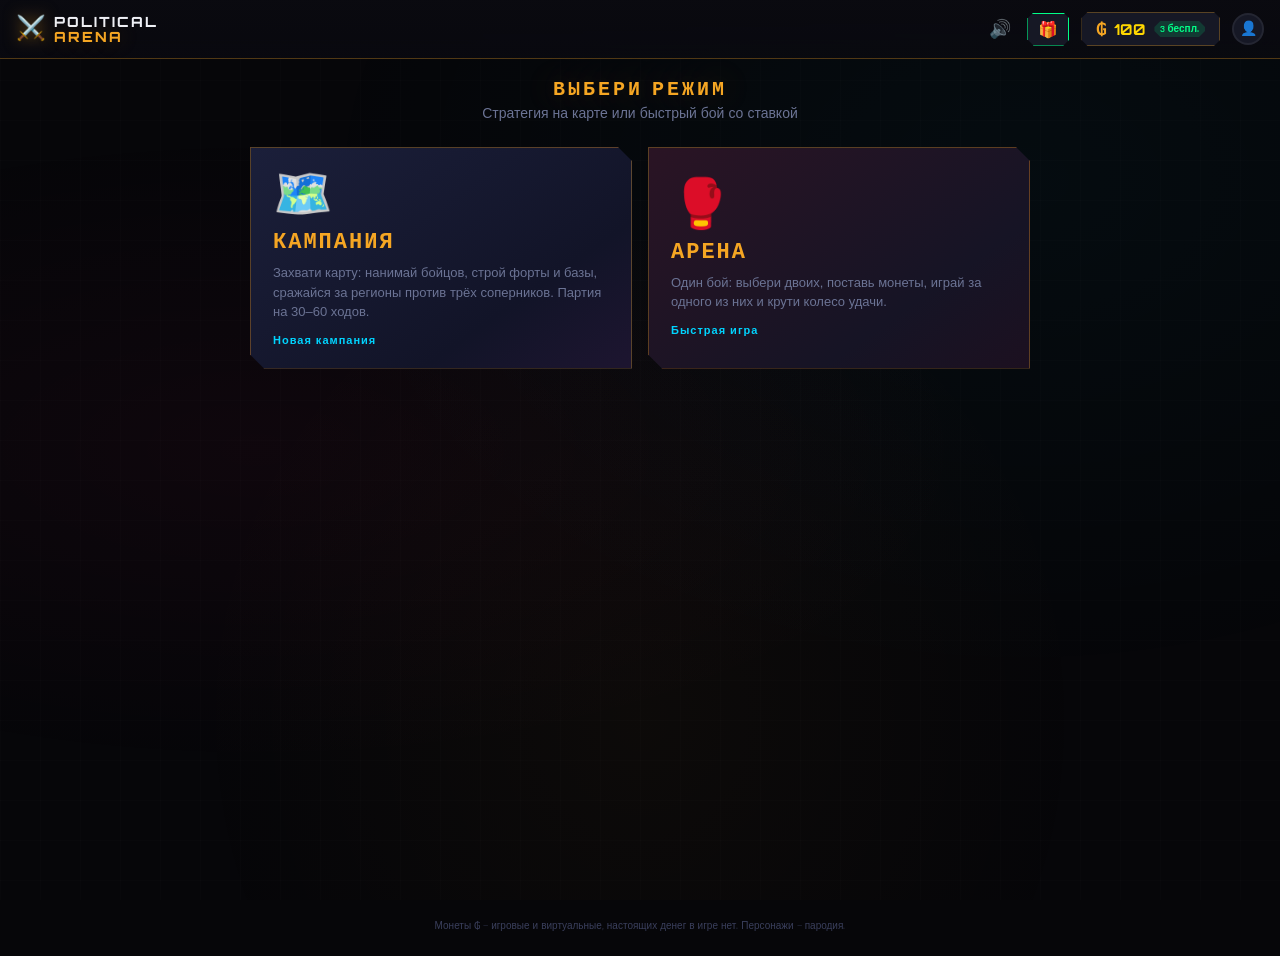
<file: static/arena/index.html>
<!DOCTYPE html>
<html lang="ru">
<head>
<meta charset="UTF-8">
<meta name="viewport" content="width=device-width, initial-scale=1.0, maximum-scale=1.0, user-scalable=no">
<title>POLITICAL ARENA</title>
<link rel="preconnect" href="https://fonts.googleapis.com">
<link rel="stylesheet" href="https://fonts.googleapis.com/css2?family=Orbitron:wght@400;600;700;900&family=Rajdhani:wght@400;500;600;700&display=swap">
<link rel="stylesheet" href="style.css">
<link rel="stylesheet" href="campaign.css">
<link rel="icon" href="data:image/svg+xml,<svg xmlns=%22http://www.w3.org/2000/svg%22 viewBox=%220 0 100 100%22><text y=%22.9em%22 font-size=%2290%22>&#x2694;</text></svg>">
</head>
<body>

<header class="header">
  <div class="header-left">
    <span class="logo">&#x2694;&#xFE0F;</span>
    <h1>POLITICAL<br><span class="accent">ARENA</span></h1>
  </div>
  <div class="header-right">
    <button class="header-btn" id="btnMenu" title="Меню">&#x2630;</button>
    <button class="sound-toggle" id="soundToggle" title="Звук">&#x1F50A;</button>
    <button class="header-btn" id="btnDaily" title="Ежедневный бонус">&#x1F381;</button>
    <div class="wallet" id="wallet">
      <span class="wallet-icon">&#x20B2;</span>
      <span id="balance">100</span>
      <span class="free-badge" id="freeBadge">3 беспл.</span>
    </div>
    <span class="streak-badge" id="streakBadge" style="display:none;">&#x1F525; <span id="streakCount">0</span></span>
    <div id="userArea">
      <div class="user-avatar-placeholder" id="btnProfile" title="Профиль">&#x1F464;</div>
    </div>
  </div>
</header>

<section class="screen active" id="screenMenu">
  <div class="section-title">
    <h2>ВЫБЕРИ РЕЖИМ</h2>
    <p class="subtitle">Стратегия на карте или быстрый бой со ставкой</p>
  </div>
  <div class="menu-cards">
    <button class="menu-card camp" id="menuCamp">
      <div class="menu-ico">&#x1F5FA;&#xFE0F;</div>
      <div class="menu-title">КАМПАНИЯ</div>
      <div class="menu-desc">Захвати карту: нанимай бойцов, строй форты и базы, сражайся за регионы против трёх соперников. Партия на 30–60 ходов.</div>
      <div class="menu-sub" id="menuCampSub">Новая кампания</div>
    </button>
    <button class="menu-card arena" id="menuArena">
      <div class="menu-ico">&#x1F94A;</div>
      <div class="menu-title">АРЕНА</div>
      <div class="menu-desc">Один бой: выбери двоих, поставь монеты, играй за одного из них и крути колесо удачи.</div>
      <div class="menu-sub">Быстрая игра</div>
    </button>
  </div>
</section>

<section class="screen" id="screenCampStart">
  <div class="section-title">
    <h2>КАМПАНИЯ</h2>
    <p class="subtitle">Выбери командира и сложность</p>
  </div>
  <div class="camp-continue" id="campContinue" style="display:none;"></div>
  <div class="howto">
    <div class="howto-item"><b>&#x1F3AF; Цель</b><span>Удерживай 15 регионов из 30 или захвати столицы всех трёх соперников.</span></div>
    <div class="howto-item"><b>&#x2694;&#xFE0F; Бои</b><span>Свои бои ведёшь сам (5 раундов), бои соперников идут автоматически.</span></div>
    <div class="howto-item"><b>&#x1F465; Армия</b><span>Командир один, но можно нанимать бойцов, тренировать их и ставить в регионы.</span></div>
    <div class="howto-item"><b>&#x1F3F0; Земля</b><span>Форты, рынки и базы. Падёт твоя столица &mdash; игра проиграна.</span></div>
  </div>
  <div class="diff-block">
    <div class="type-chips" id="diffRow"></div>
    <p class="diff-note" id="diffNote"></p>
  </div>
  <div class="fighter-filters">
    <input type="search" id="campSearch" class="fighter-search" placeholder="Поиск командира…" autocomplete="off">
  </div>
  <div class="fighters-grid" id="campGrid"></div>
  <div class="camp-start-bar">
    <button class="btn-secondary" id="btnCampBack">&larr; МЕНЮ</button>
    <div class="camp-picked" id="campPicked"><span>Выбери командира из списка</span></div>
    <button class="btn-primary" id="btnCampBegin" disabled>НАЧАТЬ &#x2192;</button>
  </div>
</section>

<section class="screen" id="screenMap">
 <div class="camp-layout">
  <div class="camp-left">
  <div class="camp-hud" id="campHud">
    <div class="hud-stat"><span>ХОД</span><b id="hudTurn">1/60</b></div>
    <div class="hud-stat"><span>КАЗНА</span><b id="hudGold">100₲</b><small id="hudNet" class="pos"></small></div>
    <div class="hud-stat"><span>РЕГИОНЫ</span><b id="hudRegions">1/15</b></div>
    <div class="hud-stat"><span>АРМИЯ</span><b id="hudArmy">1/10</b></div>
  </div>
  <div class="camp-goal" id="campGoal"></div>
  <div class="camp-toolbar">
    <button class="btn-tool" id="btnArmy">&#x1F465; Армия</button>
    <button class="btn-tool" id="btnMercs">&#x1F6D2; Найм</button>
    <button class="btn-tool" id="btnLog">&#x1F4DC; Журнал</button>
    <button class="btn-tool" id="btnHelp">&#x2753; Правила</button>
  </div>
  <div class="camp-map-wrap">
    <div class="camp-map" id="campMap"></div>
    <svg class="camp-arrows" id="campArrows"></svg>
    <div class="camp-ticker" id="campTicker"></div>
    <div class="camp-banner" id="campBanner"></div>
    <div class="camp-wait" id="campWait"><span>Ходят соперники&hellip;</span></div>
  </div>
  <div class="camp-legend" id="campLegend"></div>
  </div>
  <div class="camp-right">
  <div class="camp-panel" id="campPanel"></div>
  <div class="camp-endturn"><button class="btn-primary btn-fight" id="btnEndTurn">ЗАВЕРШИТЬ ХОД &#x2192;</button></div>
  </div>
 </div>
</section>

<section class="screen" id="screenSelect">
  <div class="section-title">
    <h2>ВЫБЕРИ БОЙЦОВ</h2>
    <p class="subtitle">Двое выходят на арену. Одним из них будешь управлять ты.</p>
  </div>

  <div class="selected-fighters">
    <div class="selected-slot" id="slotA">
      <div class="slot-placeholder">?</div>
      <span>Боец 1</span>
    </div>
    <div class="vs-badge">VS</div>
    <div class="selected-slot" id="slotB">
      <div class="slot-placeholder">?</div>
      <span>Боец 2</span>
    </div>
  </div>

  <div class="fighter-filters">
    <input type="search" id="fighterSearch" class="fighter-search" placeholder="Поиск бойца…" autocomplete="off">
    <div class="type-chips" id="typeChips"></div>
  </div>

  <div class="fighters-grid" id="fightersGrid"></div>

  <button class="btn-primary btn-fight" id="btnTobet" disabled>ДАЛЕЕ &#x2192; СТАВКА</button>
</section>

<section class="screen" id="screenBet">
  <div class="section-title">
    <h2>СДЕЛАЙ СТАВКУ</h2>
    <p class="subtitle">Нажми на бойца, за которого играешь: ты сам выбираешь ему удары</p>
  </div>

  <div class="bet-fighters">
    <div class="bet-fighter-card" id="betCardA" data-side="a">
      <div class="bet-emoji" id="betEmojiA"></div>
      <div class="bet-name" id="betNameA"></div>
      <div class="bet-type" id="betTypeA"></div>
      <div class="bet-stats" id="betStatsA"></div>
      <div class="bet-odds" id="betOddsA"></div>
    </div>
    <div class="vs-badge vs-big">VS</div>
    <div class="bet-fighter-card" id="betCardB" data-side="b">
      <div class="bet-emoji" id="betEmojiB"></div>
      <div class="bet-name" id="betNameB"></div>
      <div class="bet-type" id="betTypeB"></div>
      <div class="bet-stats" id="betStatsB"></div>
      <div class="bet-odds" id="betOddsB"></div>
    </div>
  </div>

  <div class="matchup-bar" id="matchupBar">
    <div class="matchup-fill" id="matchupFill"></div>
    <span class="matchup-text" id="matchupText"></span>
  </div>

  <div class="bet-controls">
    <div class="bet-amount-row">
      <label>СТАВКА:</label>
      <div class="bet-input-wrap">
        <button class="bet-adj" id="betMinus">&minus;</button>
        <input type="number" id="betAmount" value="10" min="0" max="100" inputmode="numeric">
        <button class="bet-adj" id="betPlus">+</button>
        <span class="currency">&#x20B2;</span>
      </div>
    </div>
    <div class="bet-quick">
      <button class="bet-quick-btn" data-val="0">БЕСПЛ.</button>
      <button class="bet-quick-btn" data-val="5">5</button>
      <button class="bet-quick-btn" data-val="10">10</button>
      <button class="bet-quick-btn" data-val="25">25</button>
      <button class="bet-quick-btn" data-val="50">50</button>
      <button class="bet-quick-btn" data-val="100">МАКС</button>
    </div>
    <div class="bet-info">
      <span>Выигрыш: <strong id="potentialWin">—</strong></span>
      <span>Баланс: <strong id="betBalance">100&#x20B2;</strong></span>
    </div>
    <p class="bet-note" id="betNote"></p>
  </div>

  <div class="bet-actions">
    <button class="btn-secondary" id="btnBackSelect">&larr; НАЗАД</button>
    <button class="btn-primary btn-fight" id="btnFight" disabled>&#9876;&#65039; В БОЙ!</button>
  </div>
</section>

<section class="screen" id="screenFight">
  <div class="fight-arena" id="fightArena">
    <div class="fight-title" id="fightTitle"></div>
    <div class="stage" id="stage" data-terrain="">
      <div class="stage-bg"></div>
      <div class="stage-floor"></div>
      <div class="stage-top">
        <div class="hud hud-left" id="fighterBoxA">
          <div class="hud-name fight-name" id="fightNameA"></div>
          <div class="hp-bar"><div class="hp-ghost" id="hpGhostA"></div><div class="hp-fill" id="hpBarA"></div></div>
          <div class="hp-text" id="hpTextA"></div>
          <div class="status-row" id="statusA"></div>
        </div>
        <div class="stage-round fight-round" id="fightRound">РАУНД 1</div>
        <div class="hud hud-right" id="fighterBoxB">
          <div class="hud-name fight-name" id="fightNameB"></div>
          <div class="hp-bar"><div class="hp-ghost" id="hpGhostB"></div><div class="hp-fill" id="hpBarB"></div></div>
          <div class="hp-text" id="hpTextB"></div>
          <div class="status-row" id="statusB"></div>
        </div>
      </div>
      <div class="sprite sprite-a" id="spriteA"><div class="sprite-inner"><div class="sprite-img" id="fightEmojiA"></div></div><div class="sprite-shadow"></div></div>
      <div class="sprite sprite-b" id="spriteB"><div class="sprite-inner"><div class="sprite-img" id="fightEmojiB"></div></div><div class="sprite-shadow"></div></div>
      <div class="stage-fx"></div>
      <div class="stage-banner"></div>
      <button class="speed-btn" id="speedBtn">&#x23E9; 1&times;</button>
      <div class="stage-end" id="stageEnd" style="display:none;"></div>
    </div>

    <div class="fight-log" id="fightLog"></div>

    <div class="move-picker" id="movePicker" style="display:none;">
      <h3 class="move-picker-title">&#x2694;&#xFE0F; ВЫБЕРИ УДАР</h3>
      <div class="ai-hint" id="aiHint" style="display:none;"></div>
      <div class="moves-grid" id="movesGrid"></div>
      <p class="rps-legend">&#x26A1; быстрый бьёт &#x2728; спец &middot; &#x2728; спец бьёт &#x1F528; тяжёлый &middot; &#x1F528; тяжёлый бьёт &#x26A1; быстрый.<br>Один тип удара подряд &mdash; комбо (+30% / +60%), но соперник читает привычки.</p>
    </div>
  </div>
</section>

<section class="screen" id="screenResult">
  <div class="result-container">
    <div class="result-glow" id="resultGlow"></div>
    <div class="result-emoji" id="resultEmoji"></div>
    <div class="result-title" id="resultTitle"></div>
    <div class="result-winner" id="resultWinner"></div>
    <div class="result-method" id="resultMethod"></div>
    <div class="result-bet" id="resultBet"></div>
    <div class="result-narration" id="resultNarration"></div>
    <div class="result-actions">
      <button class="btn-primary" id="btnSpin">&#x1F3B0; КОЛЕСО УДАЧИ</button>
      <button class="btn-secondary" id="btnRematch">&#x21BA; РЕВАНШ</button>
      <button class="btn-secondary" id="btnPlayAgain">&#127918; СМЕНИТЬ БОЙЦОВ</button>
    </div>
  </div>
</section>

<section class="screen" id="screenSpin">
  <div class="spin-container">
    <h2 class="spin-title">&#x1F3B0; КОЛЕСО УДАЧИ</h2>
    <p class="spin-subtitle" id="spinSubtitle">Умножь свой выигрыш — или потеряй часть</p>
    <div class="wheel-wrapper">
      <div class="wheel" id="spinWheel"></div>
      <div class="wheel-pointer">&#x25BC;</div>
    </div>
    <div class="spin-result" id="spinResult" style="display:none;">
      <div class="spin-mult" id="spinMult"></div>
      <div class="spin-payout" id="spinPayout"></div>
    </div>
    <button class="btn-primary" id="btnDoSpin">КРУТИТЬ</button>
    <button class="btn-secondary" id="btnSpinDone" style="display:none;">Продолжить &rarr;</button>
  </div>
</section>

<p class="legal-note">Монеты &#x20B2; &mdash; игровые и виртуальные, настоящих денег в игре нет. Персонажи &mdash; пародия.</p>

<div class="modal-overlay" id="modalDaily" style="display:none;">
  <div class="modal">
    <h2>&#x1F381; ЕЖЕДНЕВНЫЙ БОНУС</h2>
    <div class="bonus-amount" id="dailyAmount">+50&#x20B2;</div>
    <div class="day-streak" id="dailyStreak"></div>
    <button class="btn-primary" id="btnClaimDaily">ЗАБРАТЬ</button>
    <button class="btn-secondary" id="btnCloseDaily" style="margin-top:8px;">Закрыть</button>
  </div>
</div>

<div class="modal-overlay" id="modalProfile" style="display:none;">
  <div class="modal">
    <h2>&#x1F464; ПРОФИЛЬ</h2>
    <div class="profile-stats">
      <div class="pstat"><div class="pstat-val" id="pWins">0</div><div class="pstat-label">ПОБЕД</div></div>
      <div class="pstat"><div class="pstat-val" id="pLosses">0</div><div class="pstat-label">ПОРАЖЕНИЙ</div></div>
      <div class="pstat"><div class="pstat-val" id="pBestStreak">0</div><div class="pstat-label">ЛУЧШАЯ СЕРИЯ</div></div>
    </div>
    <div class="history-title">ПОСЛЕДНИЕ БОИ</div>
    <div class="history-list" id="historyList"></div>
    <button class="btn-secondary" id="btnResetProgress" style="margin-top:12px;">Сбросить прогресс</button>
    <button class="btn-secondary" id="btnCloseProfile" style="margin-top:8px;">Закрыть</button>
  </div>
</div>

<div class="modal-overlay" id="modalCamp" style="display:none;">
  <div class="modal modal-camp" id="modalCampBody"></div>
</div>

<div class="fx-layer" id="fxLayer"></div>

<script src="fighters.js"></script>
<script src="engine.js"></script>
<script src="store.js"></script>
<script src="audio.js"></script>
<script src="fx.js"></script>
<script src="app.js"></script>
<script src="campaign.js"></script>
<script src="camp-ui.js"></script>
</body>
</html>
</file>
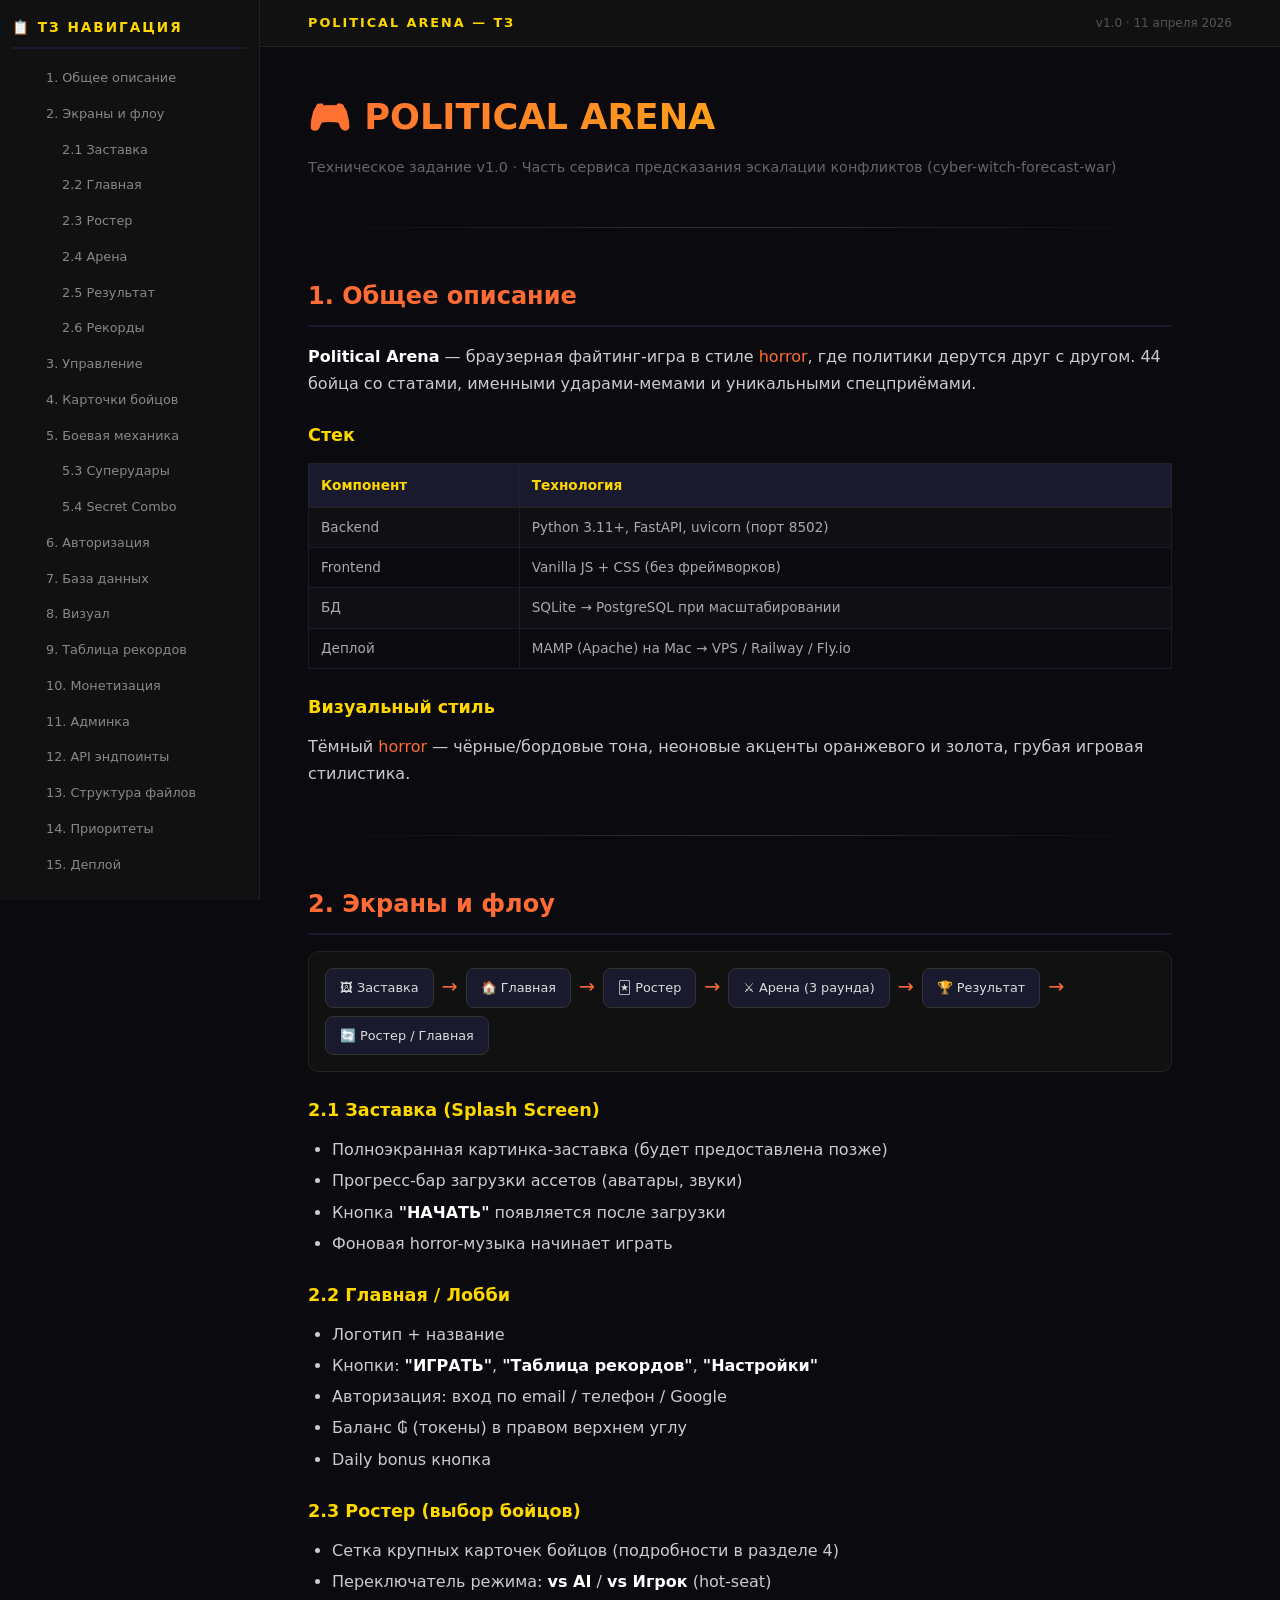
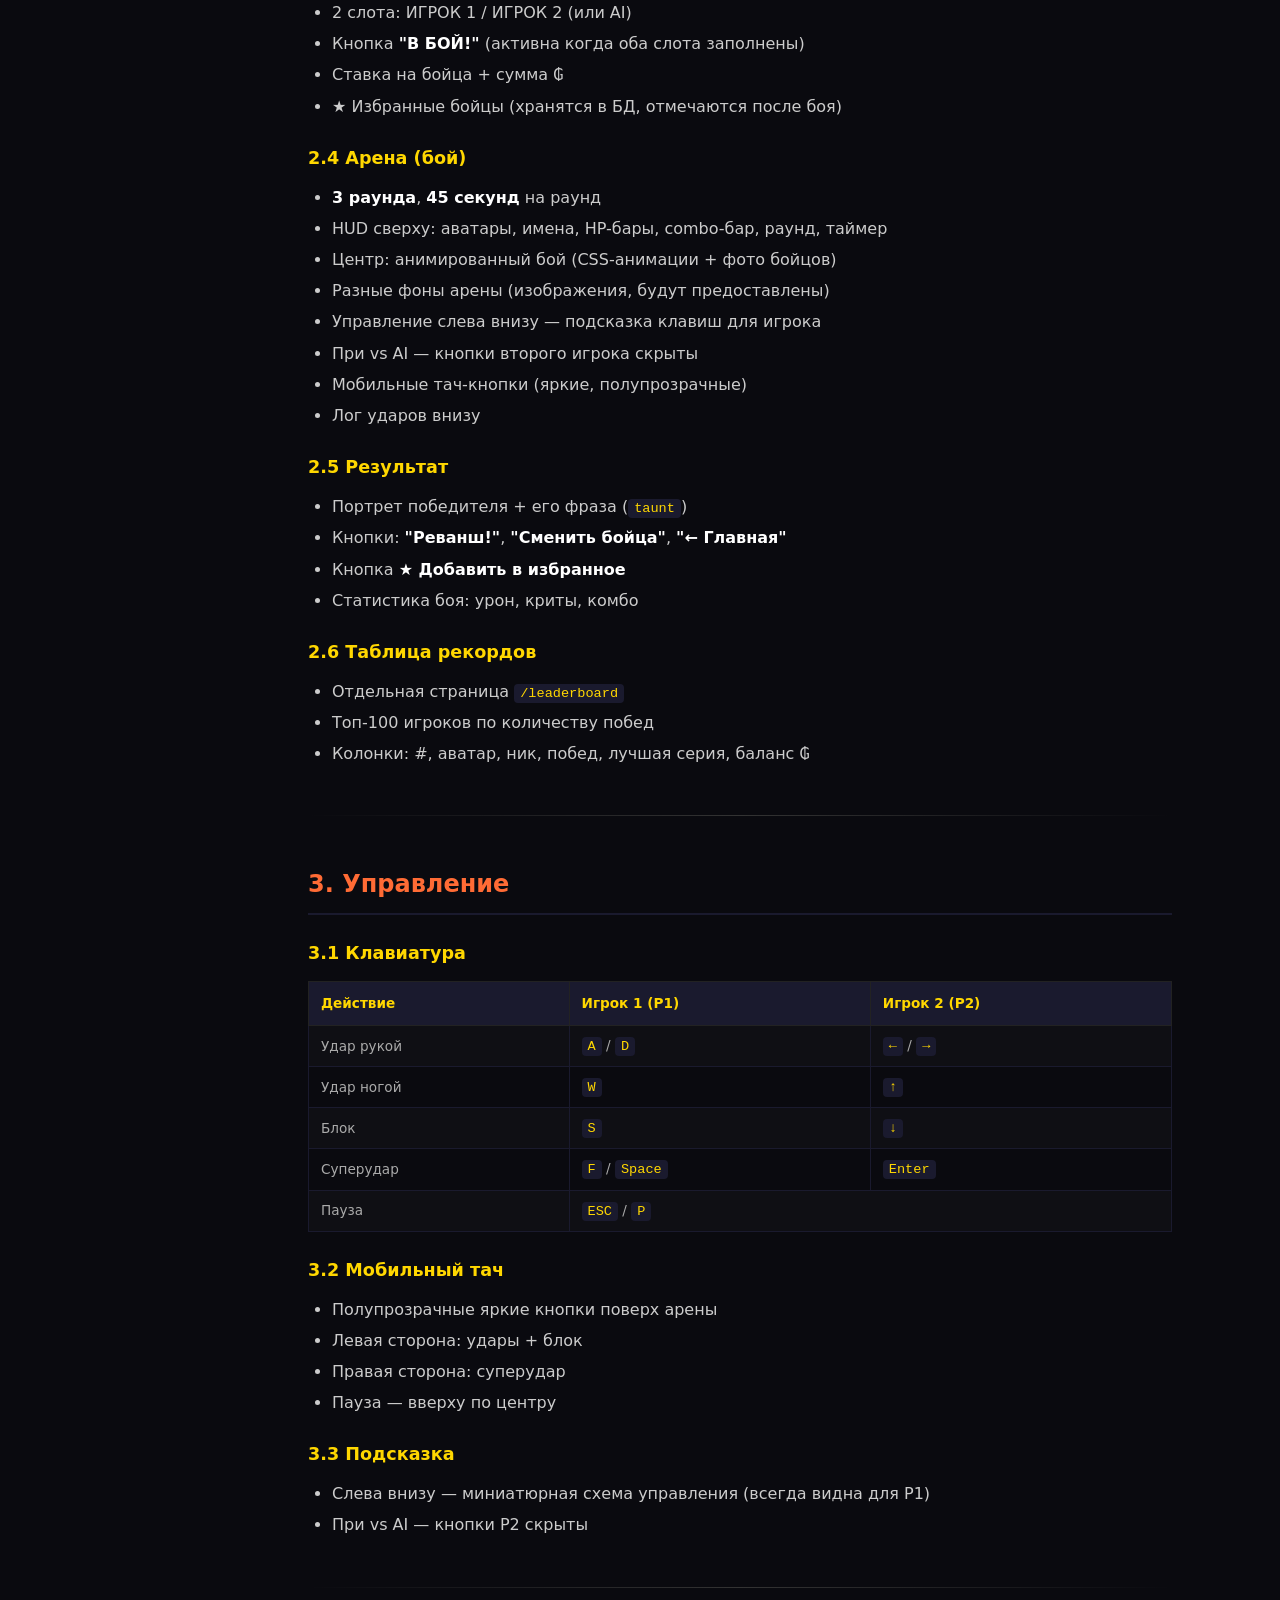
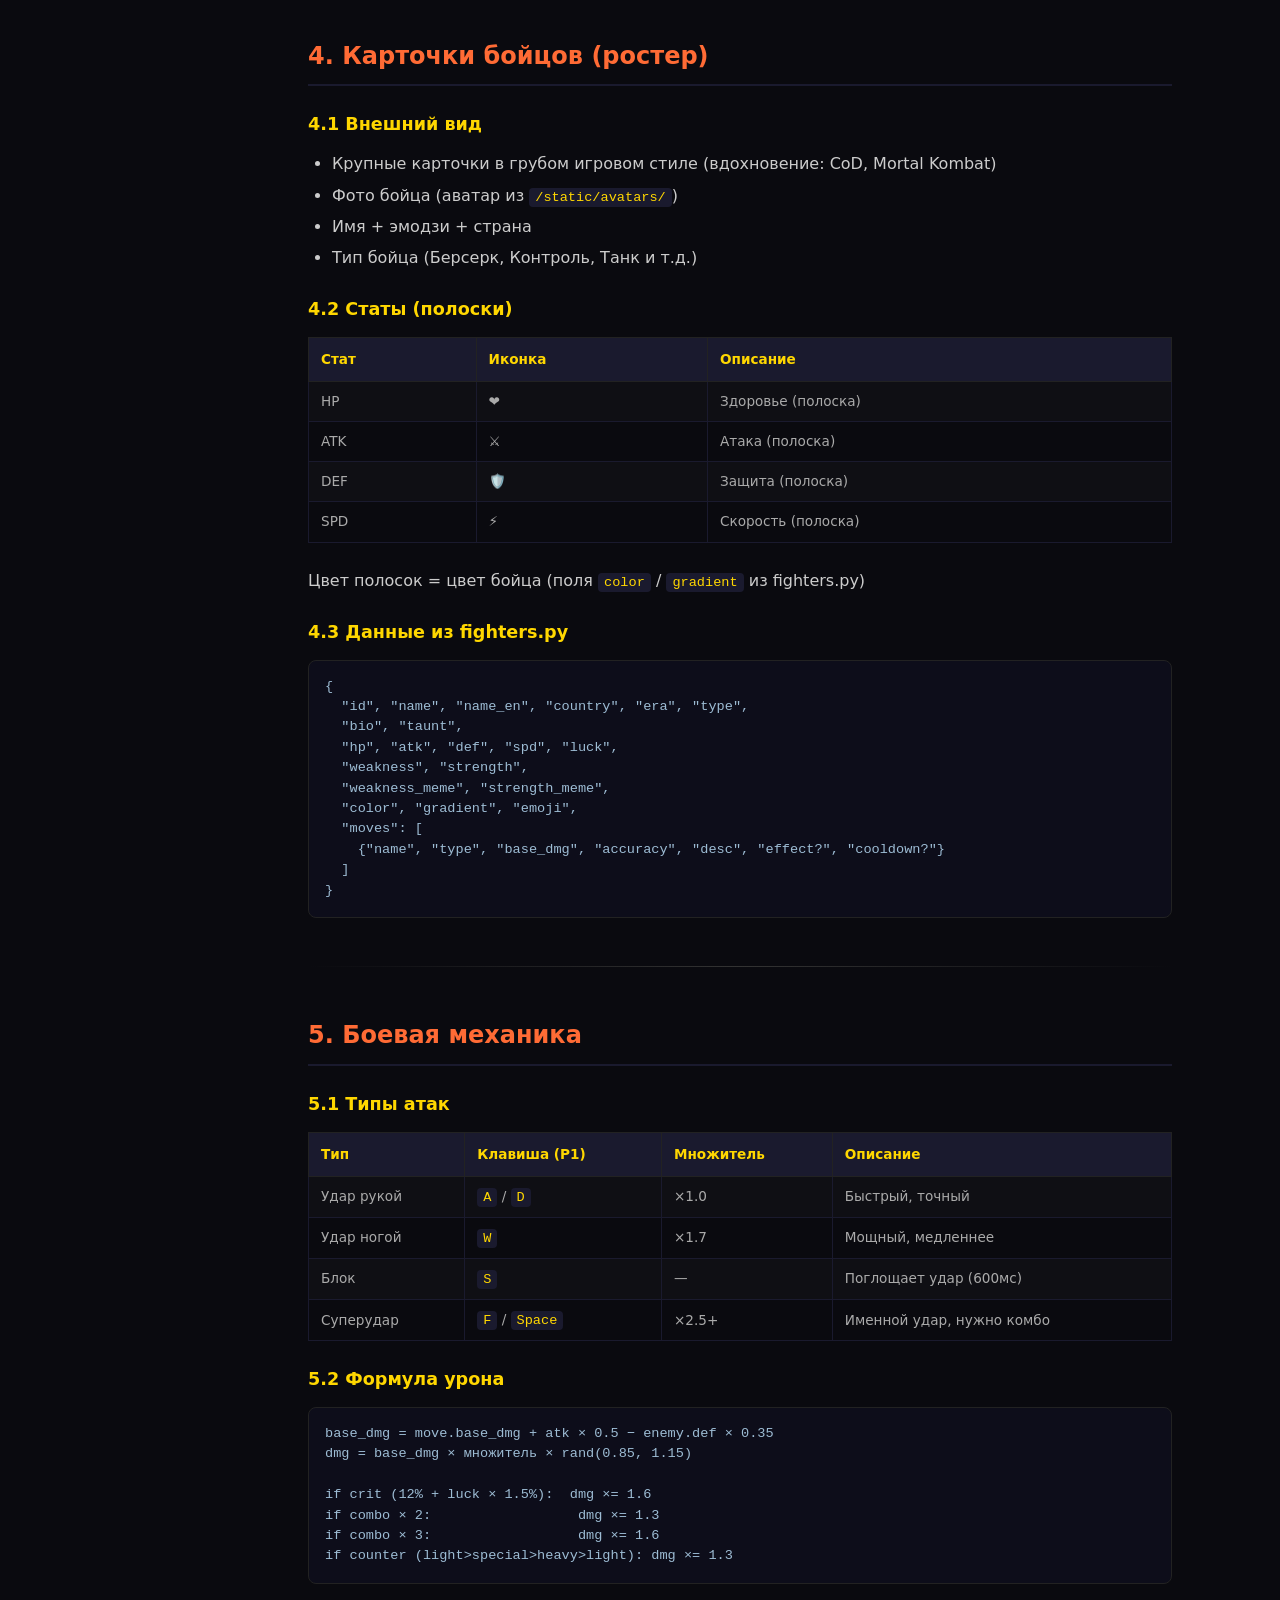
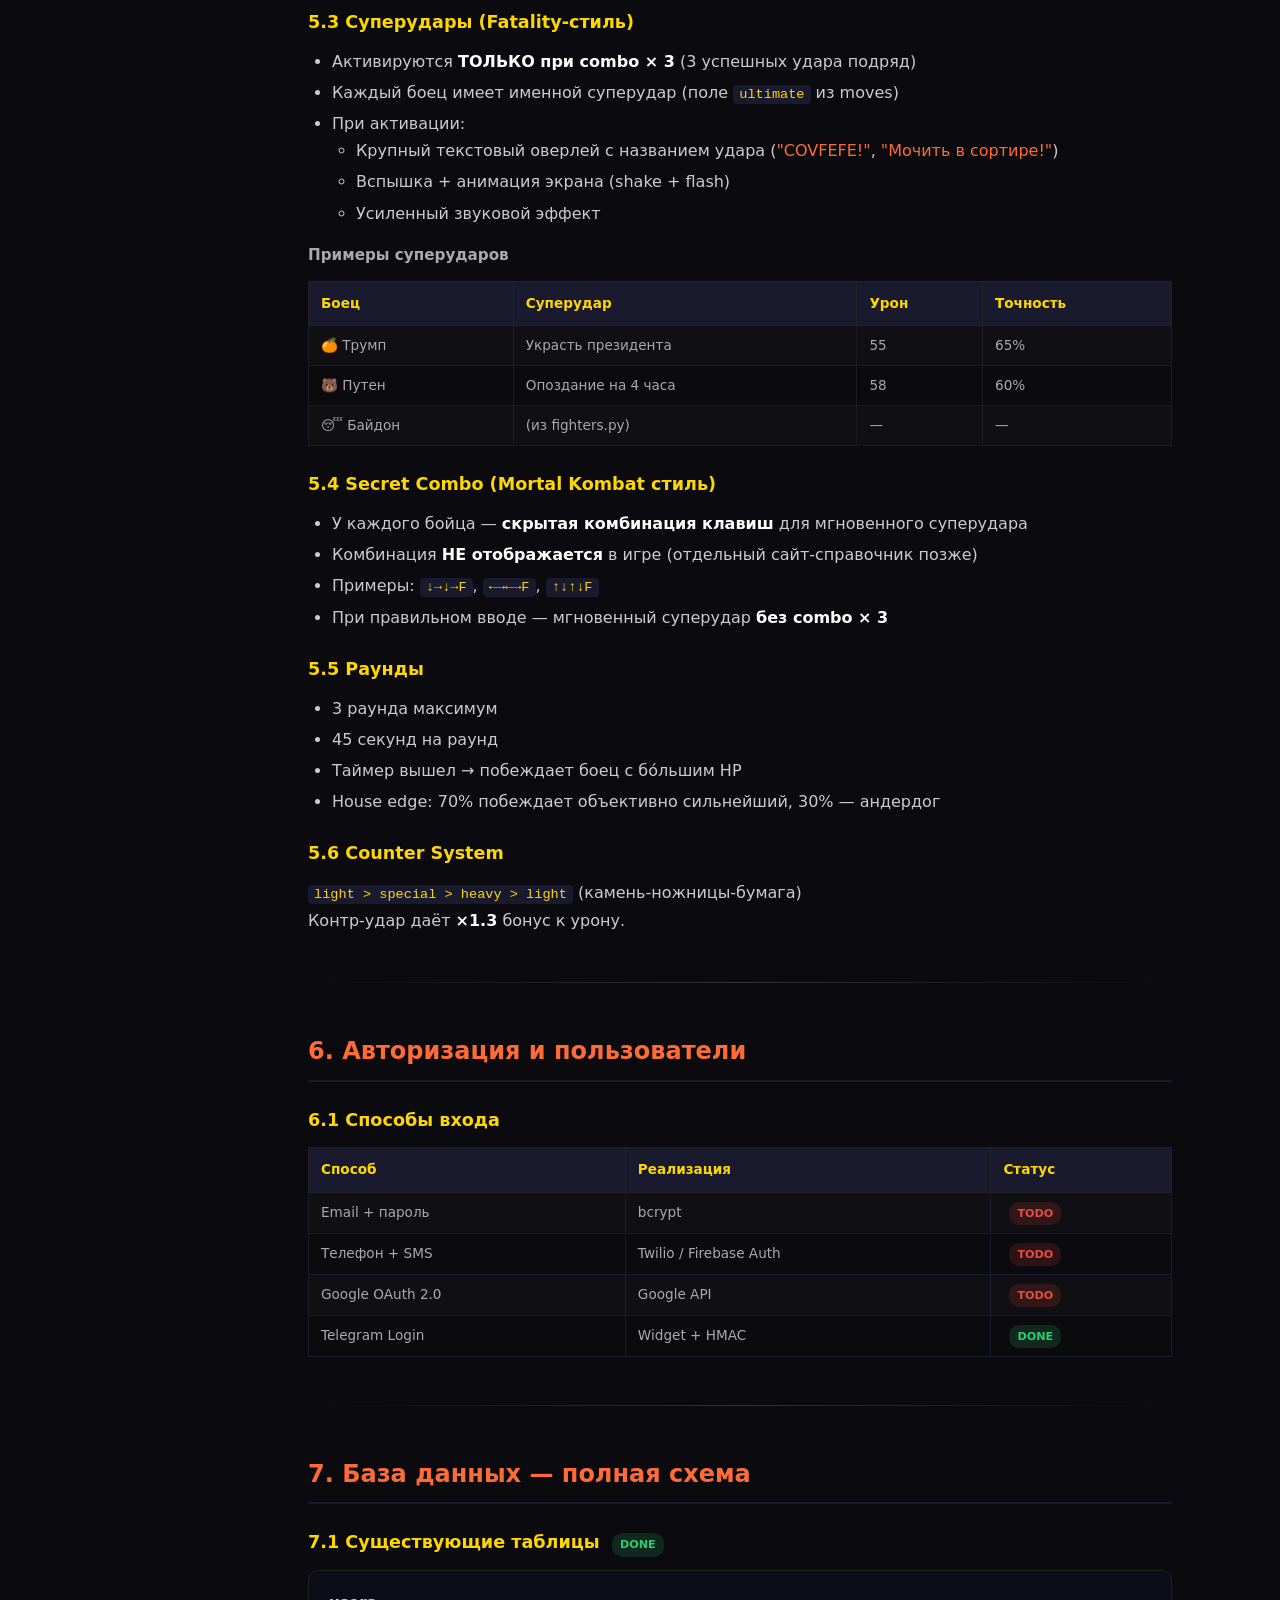
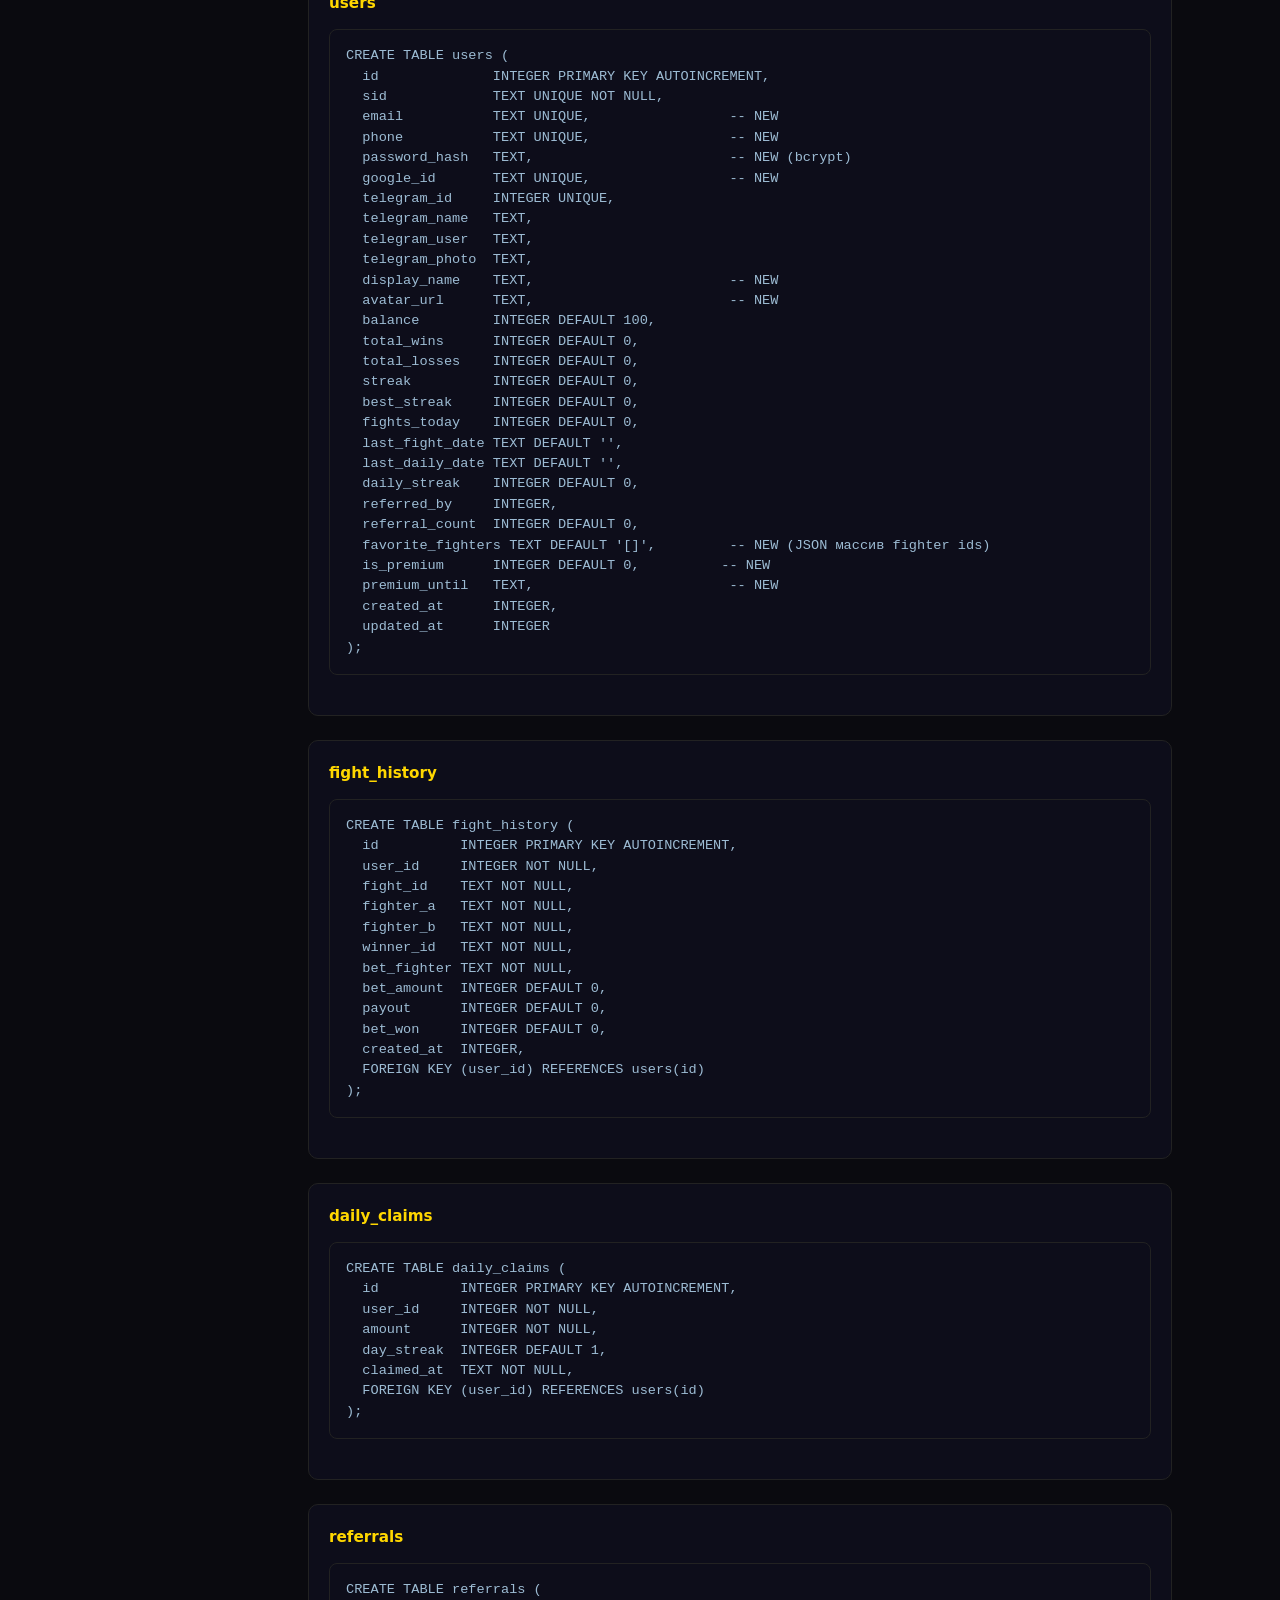
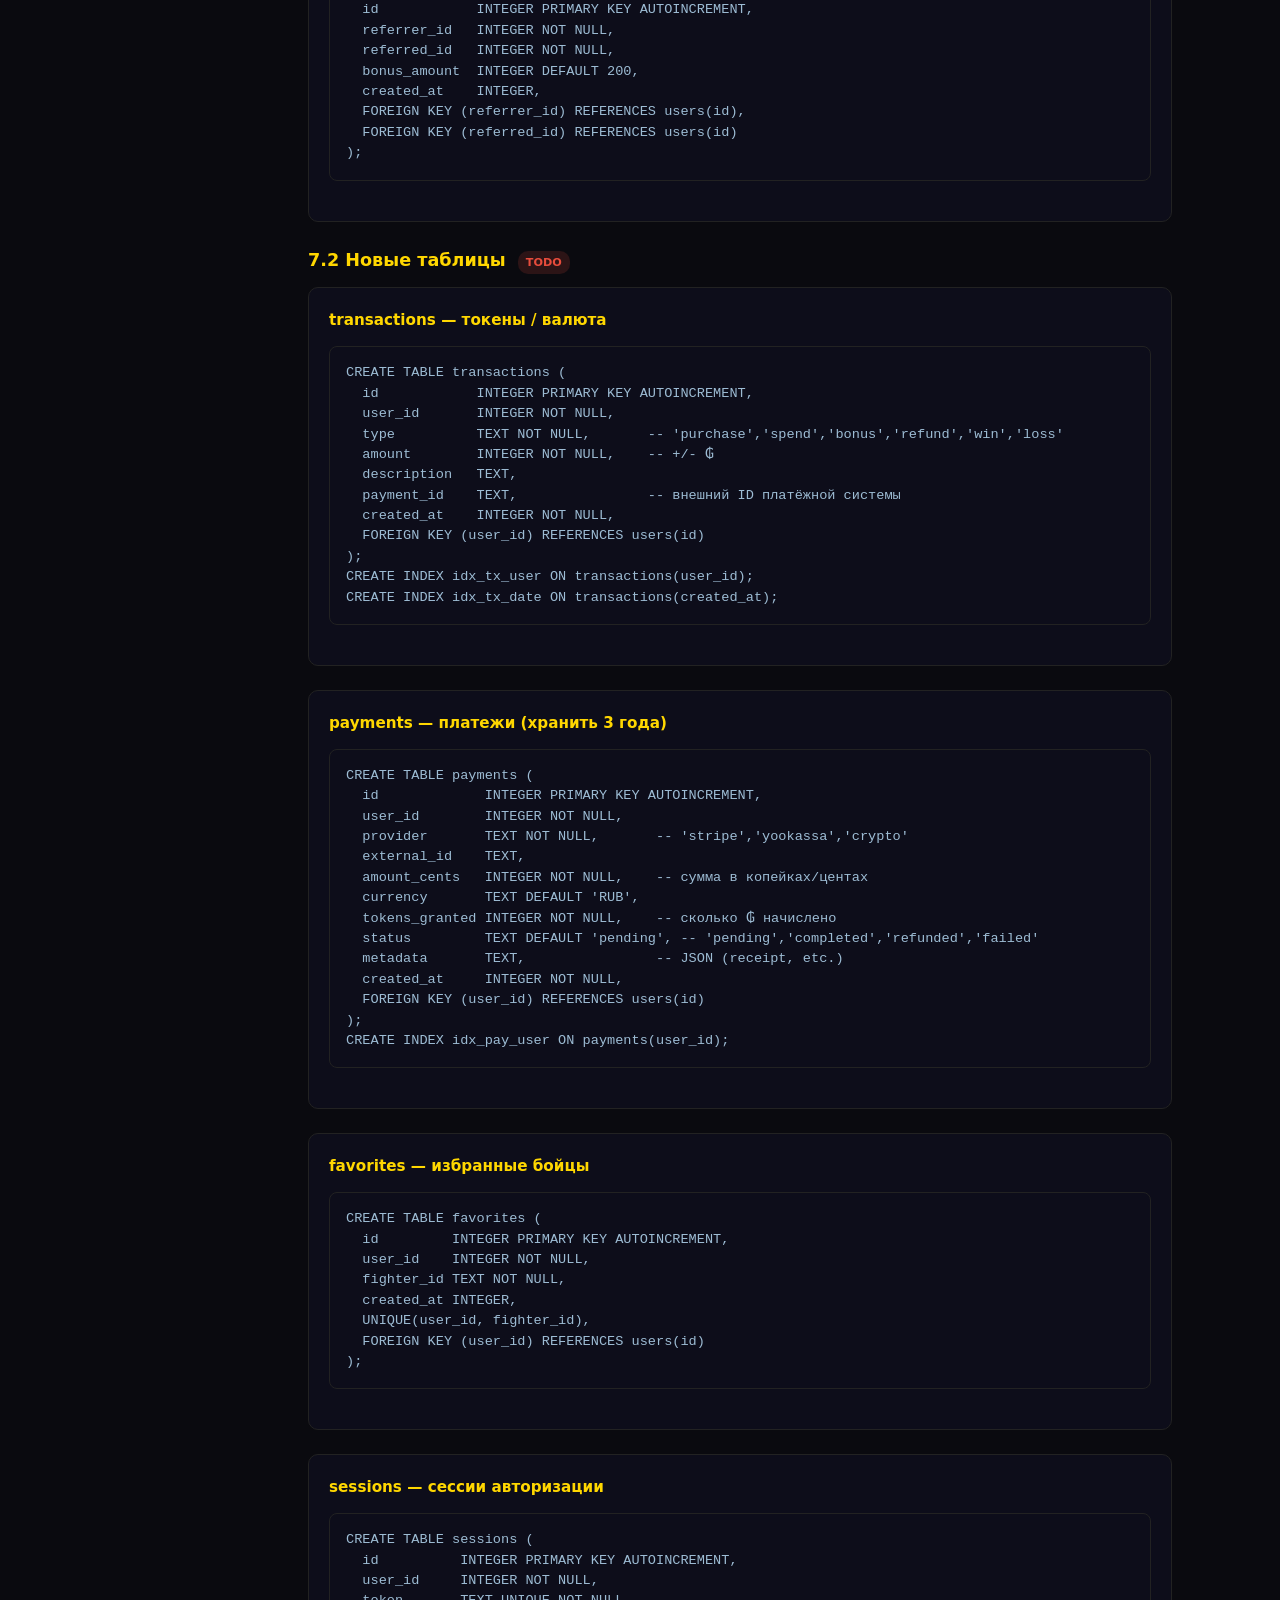
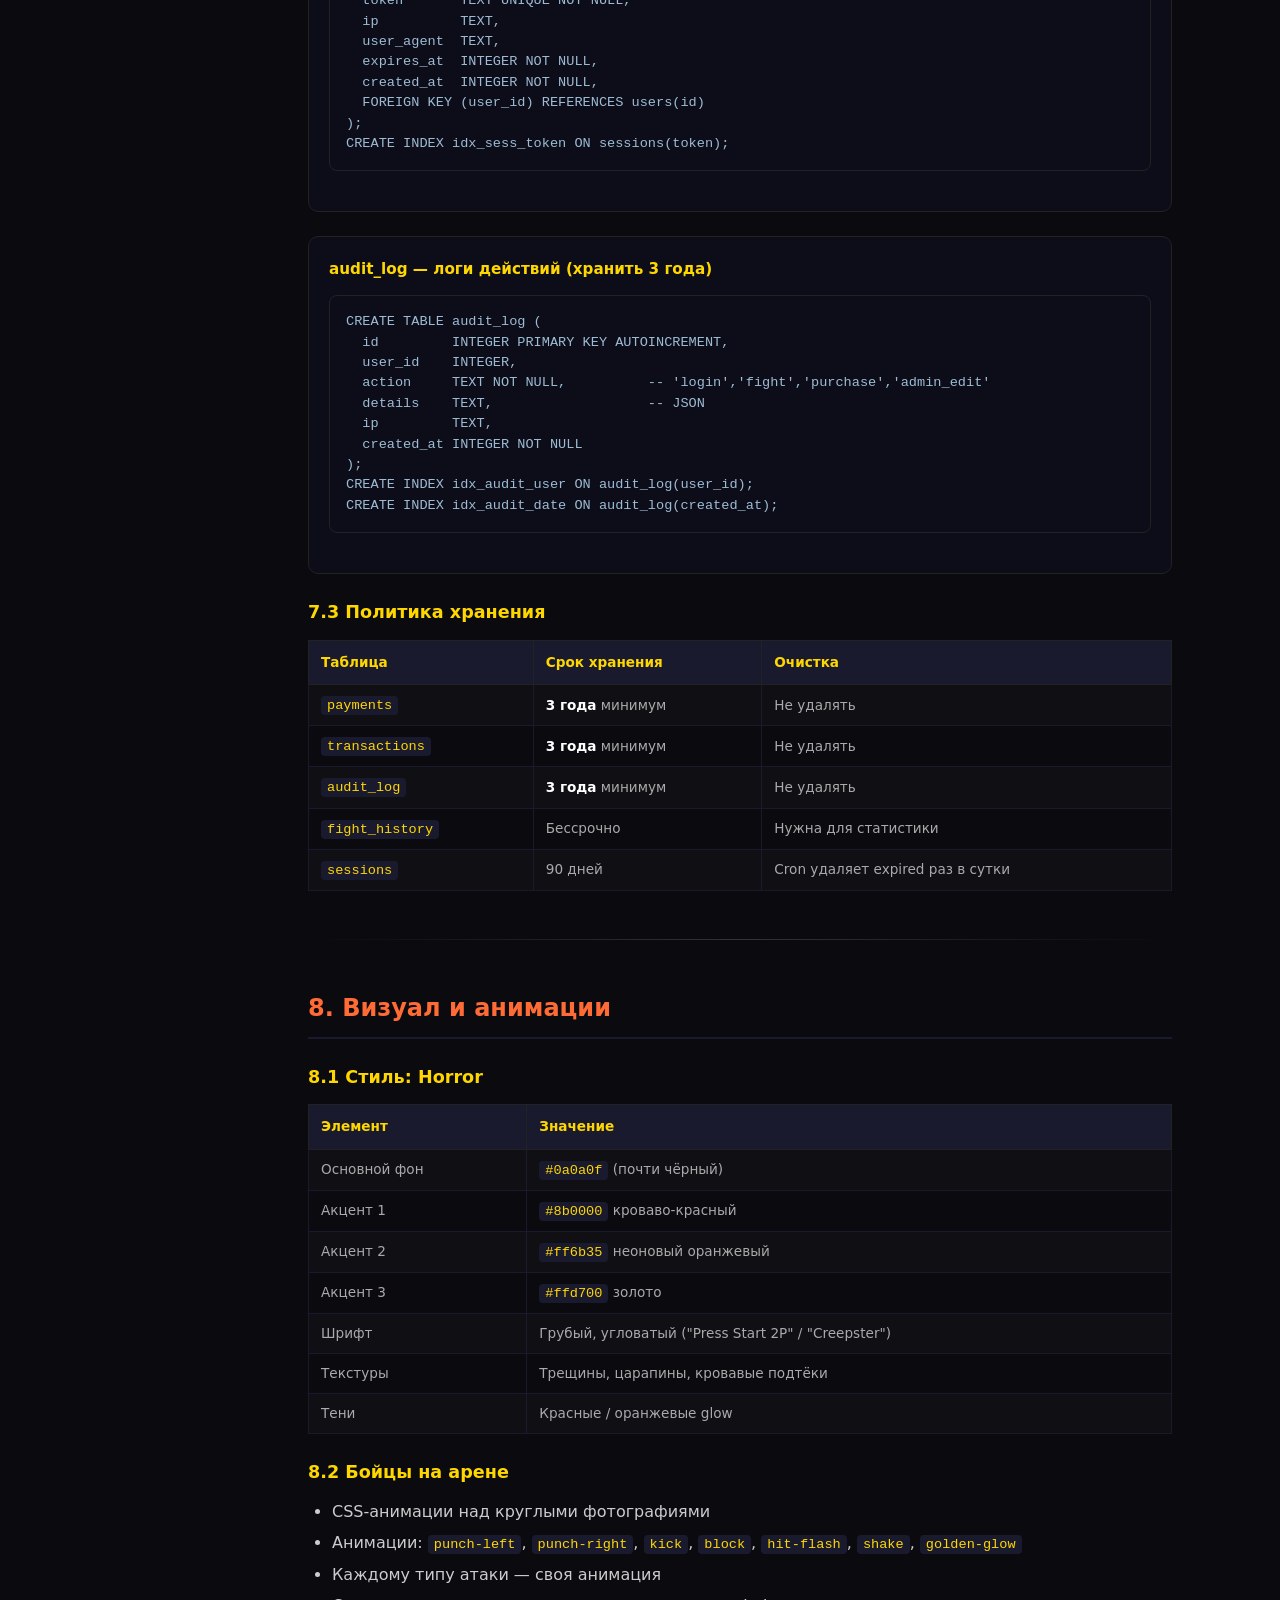
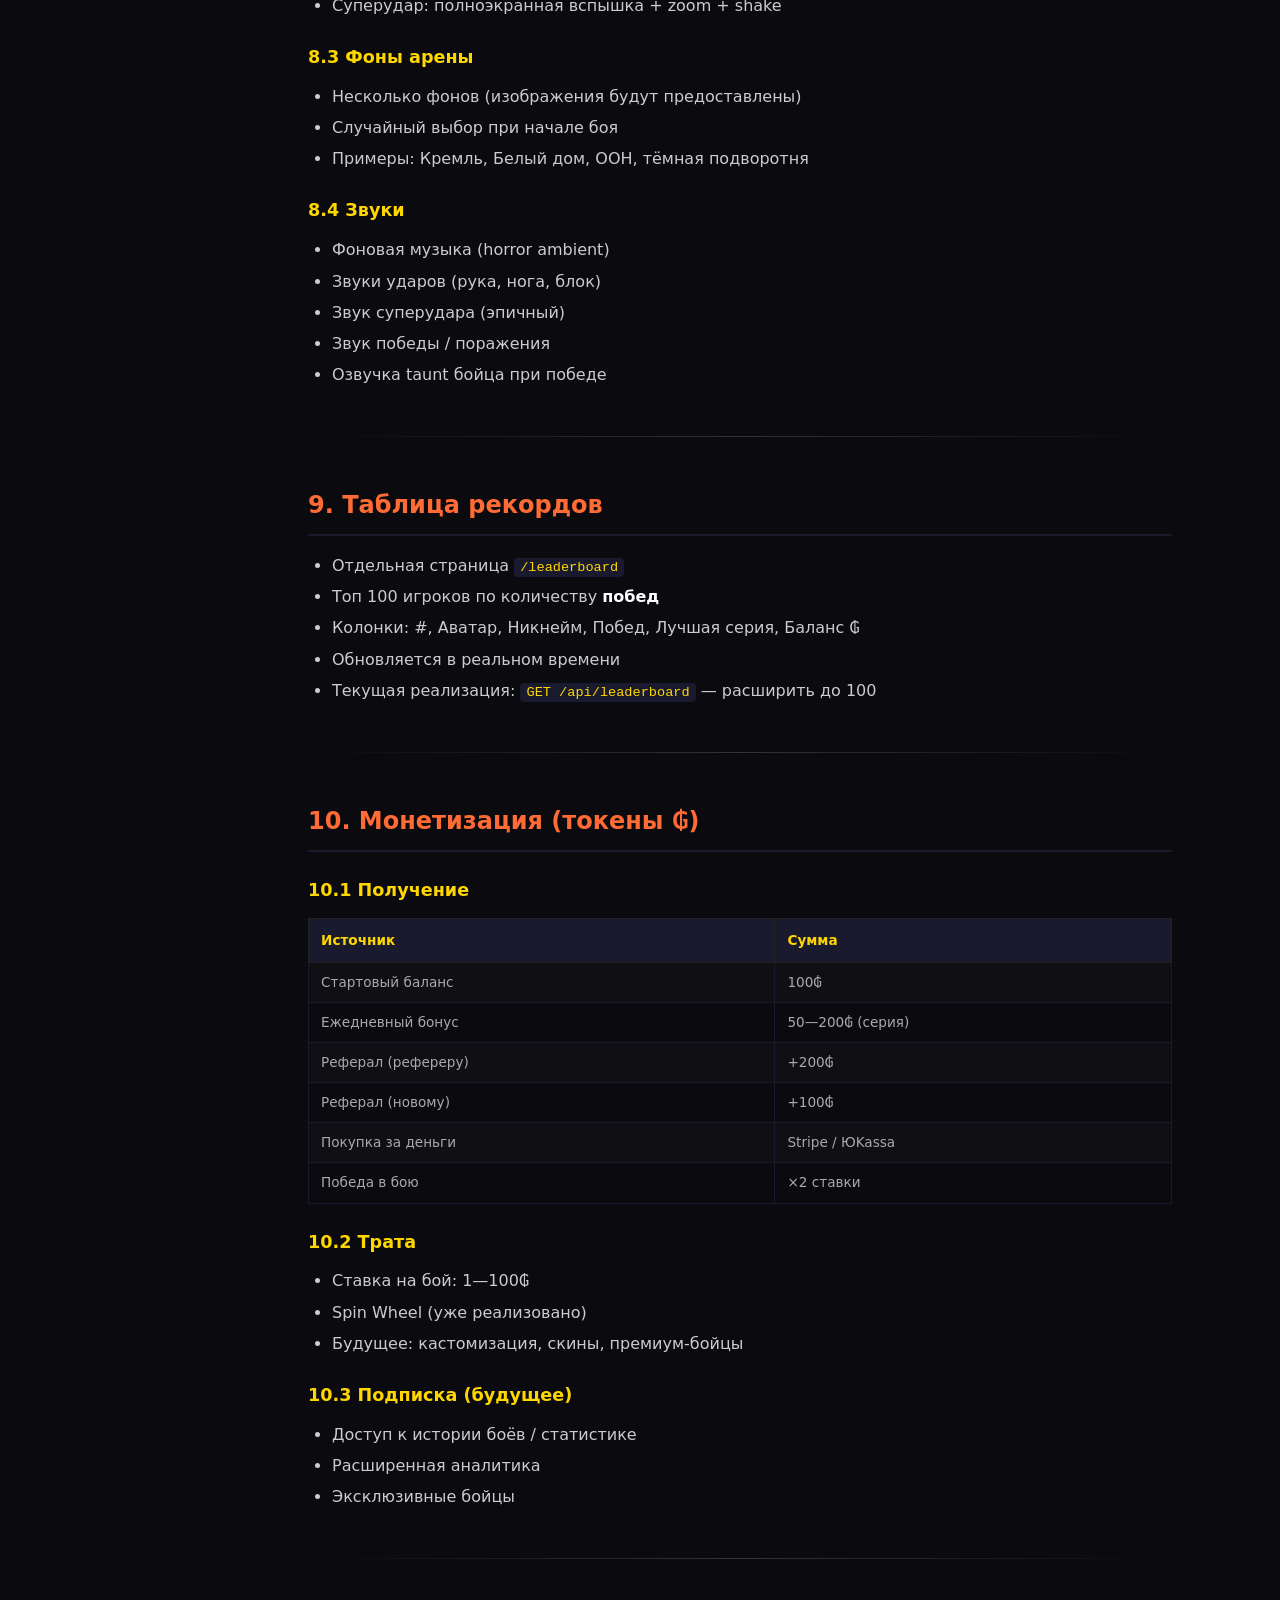
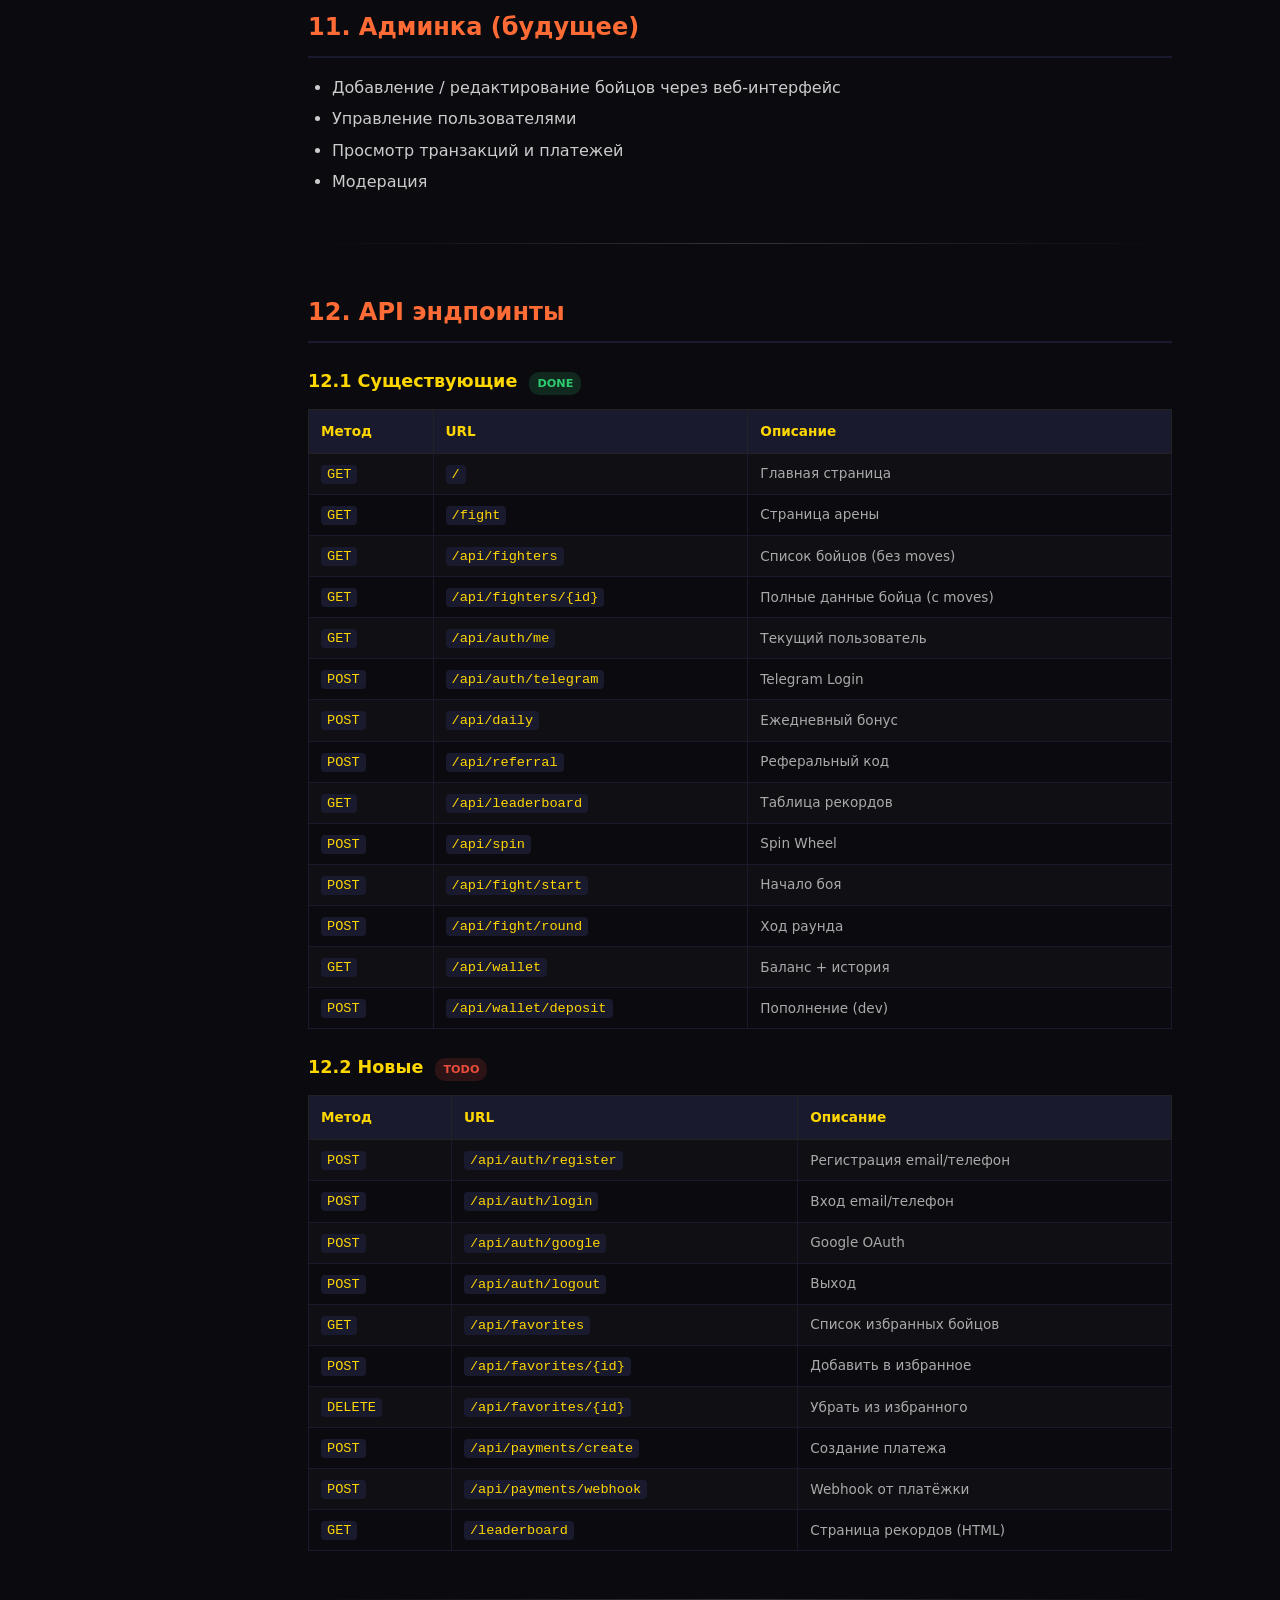
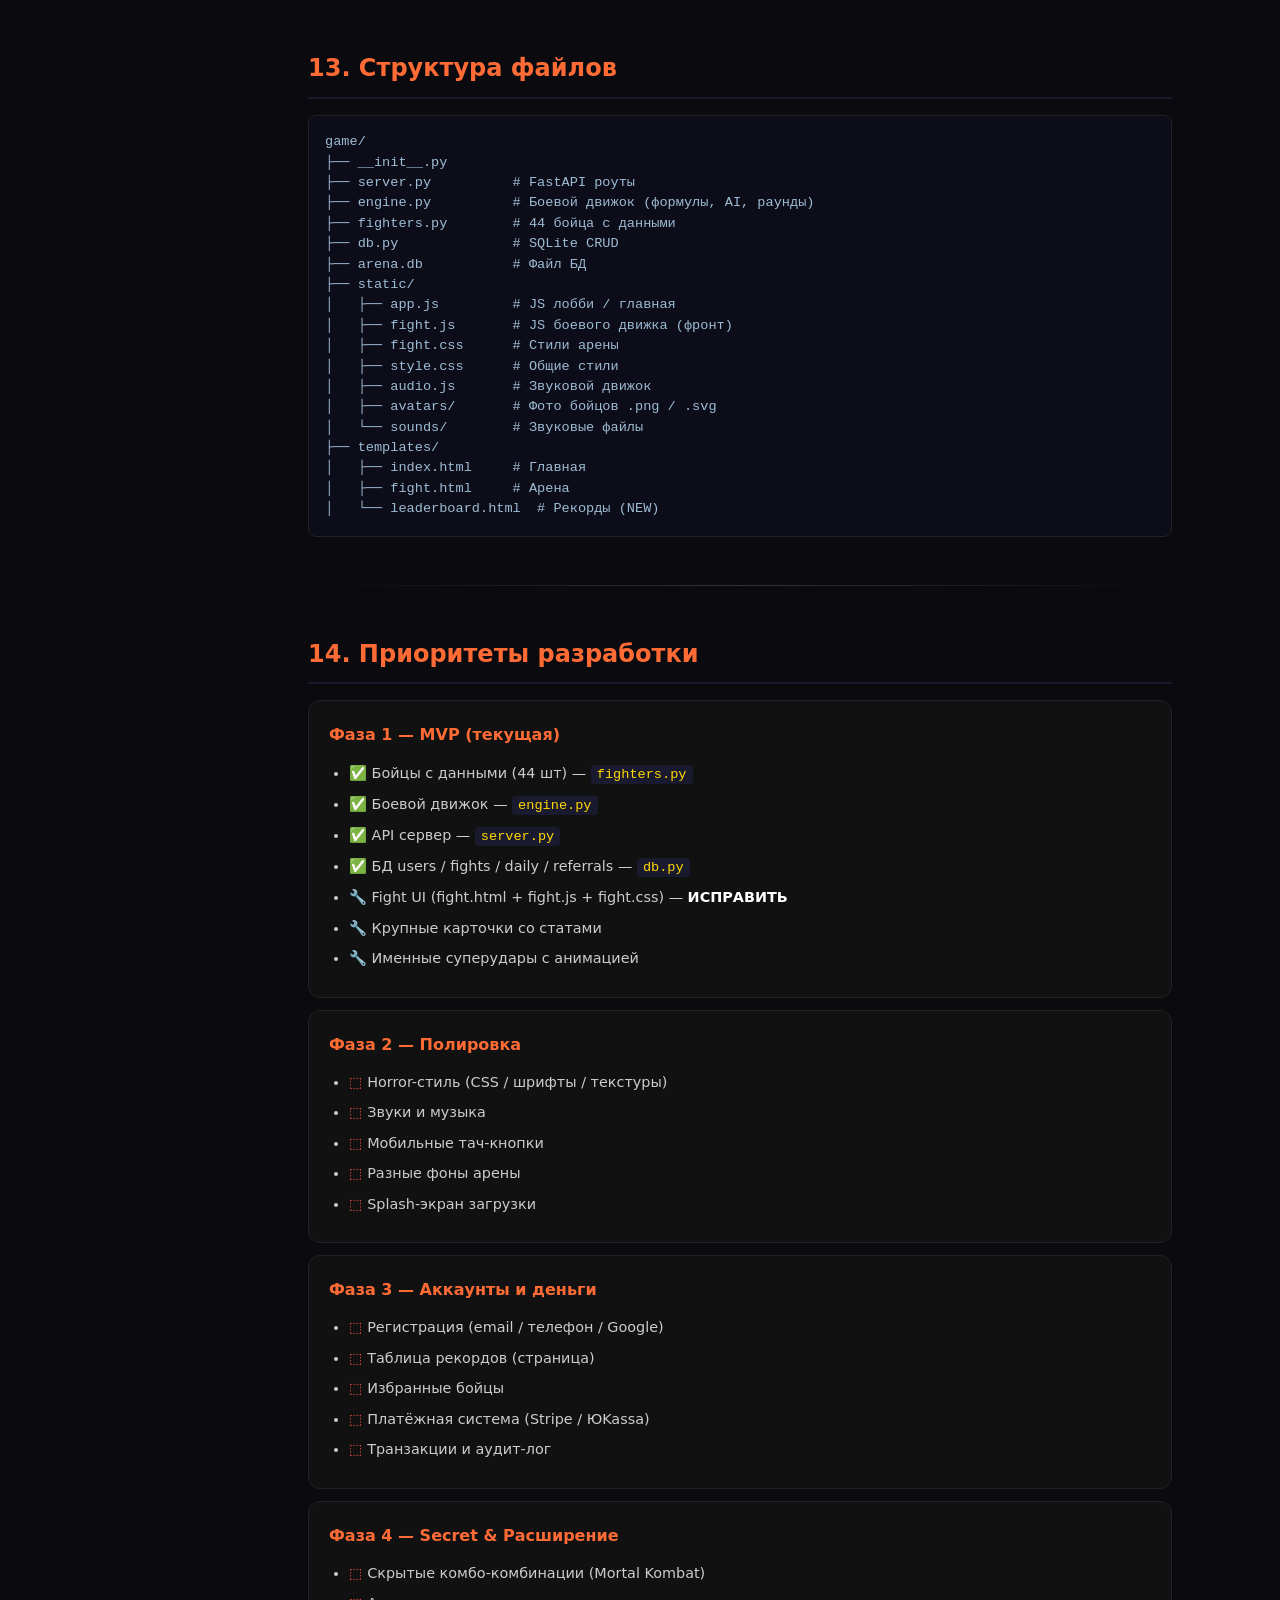
<file: GAME_SPEC.html>
<!DOCTYPE html>
<html lang="ru">
<head>
<meta charset="UTF-8">
<meta name="viewport" content="width=device-width,initial-scale=1">
<title>POLITICAL ARENA — ТЗ v1.0</title>
<style>
*{box-sizing:border-box;margin:0;padding:0}
body{background:#0a0a0f;color:#ccc;font-family:'Segoe UI',system-ui,sans-serif;line-height:1.7;padding:0}
a{color:#ffd700;text-decoration:none}
a:hover{text-decoration:underline}

/* NAV */
.nav{position:fixed;top:0;left:0;width:260px;height:100vh;background:#111;border-right:1px solid #222;overflow-y:auto;padding:16px 12px;z-index:10}
.nav h2{font-size:.85rem;color:#ffd700;margin:0 0 12px;letter-spacing:2px}
.nav ul{list-style:none}
.nav li{margin-bottom:2px}
.nav a{display:block;padding:6px 10px;border-radius:6px;font-size:.8rem;color:#888;transition:all .15s}
.nav a:hover,.nav a.active{background:rgba(255,215,0,.08);color:#ffd700;text-decoration:none}
.nav .sub{padding-left:16px;font-size:.75rem}

/* MAIN */
.main{margin-left:260px;max-width:960px;padding:40px 48px 80px}
@media(max-width:800px){.nav{display:none}.main{margin-left:0;padding:20px 16px}}

/* HEADERS */
h1{font-size:2.2rem;font-weight:900;background:linear-gradient(135deg,#ff6b35,#ffd700);-webkit-background-clip:text;-webkit-text-fill-color:transparent;margin:0 0 8px}
.subtitle{color:#666;font-size:.9rem;margin-bottom:32px}
h2{font-size:1.5rem;font-weight:800;color:#ff6b35;margin:48px 0 16px;padding-bottom:8px;border-bottom:2px solid #1a1a2e}
h3{font-size:1.1rem;font-weight:700;color:#ffd700;margin:24px 0 10px}
h4{font-size:.95rem;color:#aaa;margin:16px 0 8px}

/* CONTENT */
p{margin-bottom:12px}
ul,ol{margin:0 0 16px 24px}
li{margin-bottom:4px}
strong{color:#fff}
em{color:#ff6b35;font-style:normal}
code{background:#1a1a2e;color:#ffd700;padding:2px 6px;border-radius:4px;font-size:.85rem;font-family:'Fira Code','Consolas',monospace}
pre{background:#0d0d1a;border:1px solid #222;border-radius:8px;padding:16px;overflow-x:auto;margin:12px 0 20px;font-size:.82rem;line-height:1.5;color:#9dbcd4}
pre code{background:none;padding:0;color:inherit}

/* TABLES */
table{width:100%;border-collapse:collapse;margin:12px 0 24px;font-size:.85rem}
th{background:#1a1a2e;color:#ffd700;text-align:left;padding:10px 12px;border:1px solid #222;font-weight:700}
td{padding:8px 12px;border:1px solid #1a1a2e;color:#aaa}
tr:nth-child(even) td{background:rgba(255,255,255,.02)}

/* STATUS */
.done{color:#2ecc71}.wip{color:#f1c40f}.todo{color:#e74c3c}
.badge{display:inline-block;padding:2px 8px;border-radius:10px;font-size:.7rem;font-weight:700;margin-left:6px}
.badge-done{background:rgba(46,204,113,.15);color:#2ecc71}
.badge-wip{background:rgba(241,196,15,.15);color:#f1c40f}
.badge-todo{background:rgba(231,76,60,.15);color:#e74c3c}

/* FLOW */
.flow{display:flex;align-items:center;gap:8px;flex-wrap:wrap;margin:16px 0;padding:16px;background:#111;border-radius:10px;border:1px solid #222}
.flow-step{background:#1a1a2e;border:1px solid #333;border-radius:8px;padding:8px 14px;font-size:.8rem;color:#ddd;white-space:nowrap}
.flow-arrow{color:#ff6b35;font-size:1.2rem}

/* SCHEMA */
.schema-block{background:#0d0d1a;border:1px solid #222;border-radius:10px;padding:20px;margin:12px 0 24px}
.schema-block h4{color:#ffd700;margin:0 0 8px}

/* PHASE */
.phase{background:#111;border:1px solid #222;border-radius:12px;padding:20px;margin:12px 0}
.phase-title{font-size:1rem;font-weight:800;color:#ff6b35;margin-bottom:12px}
.phase ul{margin:0;padding-left:20px}
.phase li{margin-bottom:6px;font-size:.9rem}

/* SECTION DIVIDER */
.divider{height:1px;background:linear-gradient(90deg,transparent,#333,transparent);margin:48px 0}

/* TOP BAR */
.topbar{background:#111;border-bottom:1px solid #222;padding:12px 48px;margin-left:260px;position:sticky;top:0;z-index:5;display:flex;align-items:center;justify-content:space-between}
@media(max-width:800px){.topbar{margin-left:0;padding:12px 16px}}
.topbar-title{color:#ffd700;font-size:.8rem;letter-spacing:2px;font-weight:700}
.topbar-date{color:#555;font-size:.75rem}
</style>
</head>
<body>

<!-- NAVIGATION -->
<nav class="nav">
  <h2>📋 ТЗ НАВИГАЦИЯ</h2>
  <ul>
    <li><a href="#s1">1. Общее описание</a></li>
    <li><a href="#s2">2. Экраны и флоу</a></li>
    <li class="sub"><a href="#s2-1">2.1 Заставка</a></li>
    <li class="sub"><a href="#s2-2">2.2 Главная</a></li>
    <li class="sub"><a href="#s2-3">2.3 Ростер</a></li>
    <li class="sub"><a href="#s2-4">2.4 Арена</a></li>
    <li class="sub"><a href="#s2-5">2.5 Результат</a></li>
    <li class="sub"><a href="#s2-6">2.6 Рекорды</a></li>
    <li><a href="#s3">3. Управление</a></li>
    <li><a href="#s4">4. Карточки бойцов</a></li>
    <li><a href="#s5">5. Боевая механика</a></li>
    <li class="sub"><a href="#s5-3">5.3 Суперудары</a></li>
    <li class="sub"><a href="#s5-4">5.4 Secret Combo</a></li>
    <li><a href="#s6">6. Авторизация</a></li>
    <li><a href="#s7">7. База данных</a></li>
    <li><a href="#s8">8. Визуал</a></li>
    <li><a href="#s9">9. Таблица рекордов</a></li>
    <li><a href="#s10">10. Монетизация</a></li>
    <li><a href="#s11">11. Админка</a></li>
    <li><a href="#s12">12. API эндпоинты</a></li>
    <li><a href="#s13">13. Структура файлов</a></li>
    <li><a href="#s14">14. Приоритеты</a></li>
    <li><a href="#s15">15. Деплой</a></li>
  </ul>
</nav>

<!-- TOP BAR -->
<div class="topbar">
  <div class="topbar-title">POLITICAL ARENA — ТЗ</div>
  <div class="topbar-date">v1.0 · 11 апреля 2026</div>
</div>

<!-- MAIN CONTENT -->
<div class="main">

<h1>🎮 POLITICAL ARENA</h1>
<p class="subtitle">Техническое задание v1.0 · Часть сервиса предсказания эскалации конфликтов (cyber-witch-forecast-war)</p>

<!-- ════════════════ 1 ════════════════ -->
<div class="divider"></div>
<h2 id="s1">1. Общее описание</h2>

<p><strong>Political Arena</strong> — браузерная файтинг-игра в стиле <em>horror</em>, где политики дерутся друг с другом. 44 бойца со статами, именными ударами-мемами и уникальными спецприёмами.</p>

<h3>Стек</h3>
<table>
  <tr><th>Компонент</th><th>Технология</th></tr>
  <tr><td>Backend</td><td>Python 3.11+, FastAPI, uvicorn (порт 8502)</td></tr>
  <tr><td>Frontend</td><td>Vanilla JS + CSS (без фреймворков)</td></tr>
  <tr><td>БД</td><td>SQLite → PostgreSQL при масштабировании</td></tr>
  <tr><td>Деплой</td><td>MAMP (Apache) на Mac → VPS / Railway / Fly.io</td></tr>
</table>

<h3>Визуальный стиль</h3>
<p>Тёмный <em>horror</em> — чёрные/бордовые тона, неоновые акценты оранжевого и золота, грубая игровая стилистика.</p>

<!-- ════════════════ 2 ════════════════ -->
<div class="divider"></div>
<h2 id="s2">2. Экраны и флоу</h2>

<div class="flow">
  <div class="flow-step">🖼 Заставка</div><div class="flow-arrow">→</div>
  <div class="flow-step">🏠 Главная</div><div class="flow-arrow">→</div>
  <div class="flow-step">🃏 Ростер</div><div class="flow-arrow">→</div>
  <div class="flow-step">⚔️ Арена (3 раунда)</div><div class="flow-arrow">→</div>
  <div class="flow-step">🏆 Результат</div><div class="flow-arrow">→</div>
  <div class="flow-step">🔄 Ростер / Главная</div>
</div>

<h3 id="s2-1">2.1 Заставка (Splash Screen)</h3>
<ul>
  <li>Полноэкранная картинка-заставка (будет предоставлена позже)</li>
  <li>Прогресс-бар загрузки ассетов (аватары, звуки)</li>
  <li>Кнопка <strong>"НАЧАТЬ"</strong> появляется после загрузки</li>
  <li>Фоновая horror-музыка начинает играть</li>
</ul>

<h3 id="s2-2">2.2 Главная / Лобби</h3>
<ul>
  <li>Логотип + название</li>
  <li>Кнопки: <strong>"ИГРАТЬ"</strong>, <strong>"Таблица рекордов"</strong>, <strong>"Настройки"</strong></li>
  <li>Авторизация: вход по email / телефон / Google</li>
  <li>Баланс ₲ (токены) в правом верхнем углу</li>
  <li>Daily bonus кнопка</li>
</ul>

<h3 id="s2-3">2.3 Ростер (выбор бойцов)</h3>
<ul>
  <li>Сетка крупных карточек бойцов (подробности в разделе 4)</li>
  <li>Переключатель режима: <strong>vs AI</strong> / <strong>vs Игрок</strong> (hot-seat)</li>
  <li>2 слота: ИГРОК 1 / ИГРОК 2 (или AI)</li>
  <li>Кнопка <strong>"В БОЙ!"</strong> (активна когда оба слота заполнены)</li>
  <li>Ставка на бойца + сумма ₲</li>
  <li>★ Избранные бойцы (хранятся в БД, отмечаются после боя)</li>
</ul>

<h3 id="s2-4">2.4 Арена (бой)</h3>
<ul>
  <li><strong>3 раунда</strong>, <strong>45 секунд</strong> на раунд</li>
  <li>HUD сверху: аватары, имена, HP-бары, combo-бар, раунд, таймер</li>
  <li>Центр: анимированный бой (CSS-анимации + фото бойцов)</li>
  <li>Разные фоны арены (изображения, будут предоставлены)</li>
  <li>Управление слева внизу — подсказка клавиш для игрока</li>
  <li>При vs AI — кнопки второго игрока скрыты</li>
  <li>Мобильные тач-кнопки (яркие, полупрозрачные)</li>
  <li>Лог ударов внизу</li>
</ul>

<h3 id="s2-5">2.5 Результат</h3>
<ul>
  <li>Портрет победителя + его фраза (<code>taunt</code>)</li>
  <li>Кнопки: <strong>"Реванш!"</strong>, <strong>"Сменить бойца"</strong>, <strong>"← Главная"</strong></li>
  <li>Кнопка <strong>★ Добавить в избранное</strong></li>
  <li>Статистика боя: урон, криты, комбо</li>
</ul>

<h3 id="s2-6">2.6 Таблица рекордов</h3>
<ul>
  <li>Отдельная страница <code>/leaderboard</code></li>
  <li>Топ-100 игроков по количеству побед</li>
  <li>Колонки: #, аватар, ник, побед, лучшая серия, баланс ₲</li>
</ul>

<!-- ════════════════ 3 ════════════════ -->
<div class="divider"></div>
<h2 id="s3">3. Управление</h2>

<h3>3.1 Клавиатура</h3>
<table>
  <tr><th>Действие</th><th>Игрок 1 (P1)</th><th>Игрок 2 (P2)</th></tr>
  <tr><td>Удар рукой</td><td><code>A</code> / <code>D</code></td><td><code>←</code> / <code>→</code></td></tr>
  <tr><td>Удар ногой</td><td><code>W</code></td><td><code>↑</code></td></tr>
  <tr><td>Блок</td><td><code>S</code></td><td><code>↓</code></td></tr>
  <tr><td>Суперудар</td><td><code>F</code> / <code>Space</code></td><td><code>Enter</code></td></tr>
  <tr><td>Пауза</td><td colspan="2"><code>ESC</code> / <code>P</code></td></tr>
</table>

<h3>3.2 Мобильный тач</h3>
<ul>
  <li>Полупрозрачные яркие кнопки поверх арены</li>
  <li>Левая сторона: удары + блок</li>
  <li>Правая сторона: суперудар</li>
  <li>Пауза — вверху по центру</li>
</ul>

<h3>3.3 Подсказка</h3>
<ul>
  <li>Слева внизу — миниатюрная схема управления (всегда видна для P1)</li>
  <li>При vs AI — кнопки P2 скрыты</li>
</ul>

<!-- ════════════════ 4 ════════════════ -->
<div class="divider"></div>
<h2 id="s4">4. Карточки бойцов (ростер)</h2>

<h3>4.1 Внешний вид</h3>
<ul>
  <li>Крупные карточки в грубом игровом стиле (вдохновение: CoD, Mortal Kombat)</li>
  <li>Фото бойца (аватар из <code>/static/avatars/</code>)</li>
  <li>Имя + эмодзи + страна</li>
  <li>Тип бойца (Берсерк, Контроль, Танк и т.д.)</li>
</ul>

<h3>4.2 Статы (полоски)</h3>
<table>
  <tr><th>Стат</th><th>Иконка</th><th>Описание</th></tr>
  <tr><td>HP</td><td>❤️</td><td>Здоровье (полоска)</td></tr>
  <tr><td>ATK</td><td>⚔️</td><td>Атака (полоска)</td></tr>
  <tr><td>DEF</td><td>🛡️</td><td>Защита (полоска)</td></tr>
  <tr><td>SPD</td><td>⚡</td><td>Скорость (полоска)</td></tr>
</table>
<p>Цвет полосок = цвет бойца (поля <code>color</code> / <code>gradient</code> из fighters.py)</p>

<h3>4.3 Данные из fighters.py</h3>
<pre><code>{
  "id", "name", "name_en", "country", "era", "type",
  "bio", "taunt",
  "hp", "atk", "def", "spd", "luck",
  "weakness", "strength",
  "weakness_meme", "strength_meme",
  "color", "gradient", "emoji",
  "moves": [
    {"name", "type", "base_dmg", "accuracy", "desc", "effect?", "cooldown?"}
  ]
}</code></pre>

<!-- ════════════════ 5 ════════════════ -->
<div class="divider"></div>
<h2 id="s5">5. Боевая механика</h2>

<h3>5.1 Типы атак</h3>
<table>
  <tr><th>Тип</th><th>Клавиша (P1)</th><th>Множитель</th><th>Описание</th></tr>
  <tr><td>Удар рукой</td><td><code>A</code> / <code>D</code></td><td>×1.0</td><td>Быстрый, точный</td></tr>
  <tr><td>Удар ногой</td><td><code>W</code></td><td>×1.7</td><td>Мощный, медленнее</td></tr>
  <tr><td>Блок</td><td><code>S</code></td><td>—</td><td>Поглощает удар (600мс)</td></tr>
  <tr><td>Суперудар</td><td><code>F</code> / <code>Space</code></td><td>×2.5+</td><td>Именной удар, нужно комбо</td></tr>
</table>

<h3>5.2 Формула урона</h3>
<pre><code>base_dmg = move.base_dmg + atk × 0.5 − enemy.def × 0.35
dmg = base_dmg × множитель × rand(0.85, 1.15)

if crit (12% + luck × 1.5%):  dmg ×= 1.6
if combo × 2:                  dmg ×= 1.3
if combo × 3:                  dmg ×= 1.6
if counter (light>special>heavy>light): dmg ×= 1.3</code></pre>

<h3 id="s5-3">5.3 Суперудары (Fatality-стиль)</h3>
<ul>
  <li>Активируются <strong>ТОЛЬКО при combo × 3</strong> (3 успешных удара подряд)</li>
  <li>Каждый боец имеет именной суперудар (поле <code>ultimate</code> из moves)</li>
  <li>При активации:
    <ul>
      <li>Крупный текстовый оверлей с названием удара (<em>"COVFEFE!"</em>, <em>"Мочить в сортире!"</em>)</li>
      <li>Вспышка + анимация экрана (shake + flash)</li>
      <li>Усиленный звуковой эффект</li>
    </ul>
  </li>
</ul>

<h4>Примеры суперударов</h4>
<table>
  <tr><th>Боец</th><th>Суперудар</th><th>Урон</th><th>Точность</th></tr>
  <tr><td>🍊 Трумп</td><td>Украсть президента</td><td>55</td><td>65%</td></tr>
  <tr><td>🐻 Путен</td><td>Опоздание на 4 часа</td><td>58</td><td>60%</td></tr>
  <tr><td>😴 Байдон</td><td>(из fighters.py)</td><td>—</td><td>—</td></tr>
</table>

<h3 id="s5-4">5.4 Secret Combo (Mortal Kombat стиль)</h3>
<ul>
  <li>У каждого бойца — <strong>скрытая комбинация клавиш</strong> для мгновенного суперудара</li>
  <li>Комбинация <strong>НЕ отображается</strong> в игре (отдельный сайт-справочник позже)</li>
  <li>Примеры: <code>↓→↓→F</code>, <code>←→←→F</code>, <code>↑↓↑↓F</code></li>
  <li>При правильном вводе — мгновенный суперудар <strong>без combo × 3</strong></li>
</ul>

<h3>5.5 Раунды</h3>
<ul>
  <li>3 раунда максимум</li>
  <li>45 секунд на раунд</li>
  <li>Таймер вышел → побеждает боец с бо́льшим HP</li>
  <li>House edge: 70% побеждает объективно сильнейший, 30% — андердог</li>
</ul>

<h3>5.6 Counter System</h3>
<p><code>light &gt; special &gt; heavy &gt; light</code> (камень-ножницы-бумага)<br>Контр-удар даёт <strong>×1.3</strong> бонус к урону.</p>

<!-- ════════════════ 6 ════════════════ -->
<div class="divider"></div>
<h2 id="s6">6. Авторизация и пользователи</h2>

<h3>6.1 Способы входа</h3>
<table>
  <tr><th>Способ</th><th>Реализация</th><th>Статус</th></tr>
  <tr><td>Email + пароль</td><td>bcrypt</td><td><span class="badge badge-todo">TODO</span></td></tr>
  <tr><td>Телефон + SMS</td><td>Twilio / Firebase Auth</td><td><span class="badge badge-todo">TODO</span></td></tr>
  <tr><td>Google OAuth 2.0</td><td>Google API</td><td><span class="badge badge-todo">TODO</span></td></tr>
  <tr><td>Telegram Login</td><td>Widget + HMAC</td><td><span class="badge badge-done">DONE</span></td></tr>
</table>

<!-- ════════════════ 7 ════════════════ -->
<div class="divider"></div>
<h2 id="s7">7. База данных — полная схема</h2>

<h3>7.1 Существующие таблицы <span class="badge badge-done">DONE</span></h3>

<div class="schema-block">
<h4>users</h4>
<pre><code>CREATE TABLE users (
  id              INTEGER PRIMARY KEY AUTOINCREMENT,
  sid             TEXT UNIQUE NOT NULL,
  email           TEXT UNIQUE,                 -- NEW
  phone           TEXT UNIQUE,                 -- NEW
  password_hash   TEXT,                        -- NEW (bcrypt)
  google_id       TEXT UNIQUE,                 -- NEW
  telegram_id     INTEGER UNIQUE,
  telegram_name   TEXT,
  telegram_user   TEXT,
  telegram_photo  TEXT,
  display_name    TEXT,                        -- NEW
  avatar_url      TEXT,                        -- NEW
  balance         INTEGER DEFAULT 100,
  total_wins      INTEGER DEFAULT 0,
  total_losses    INTEGER DEFAULT 0,
  streak          INTEGER DEFAULT 0,
  best_streak     INTEGER DEFAULT 0,
  fights_today    INTEGER DEFAULT 0,
  last_fight_date TEXT DEFAULT '',
  last_daily_date TEXT DEFAULT '',
  daily_streak    INTEGER DEFAULT 0,
  referred_by     INTEGER,
  referral_count  INTEGER DEFAULT 0,
  favorite_fighters TEXT DEFAULT '[]',         -- NEW (JSON массив fighter ids)
  is_premium      INTEGER DEFAULT 0,          -- NEW
  premium_until   TEXT,                        -- NEW
  created_at      INTEGER,
  updated_at      INTEGER
);</code></pre>
</div>

<div class="schema-block">
<h4>fight_history</h4>
<pre><code>CREATE TABLE fight_history (
  id          INTEGER PRIMARY KEY AUTOINCREMENT,
  user_id     INTEGER NOT NULL,
  fight_id    TEXT NOT NULL,
  fighter_a   TEXT NOT NULL,
  fighter_b   TEXT NOT NULL,
  winner_id   TEXT NOT NULL,
  bet_fighter TEXT NOT NULL,
  bet_amount  INTEGER DEFAULT 0,
  payout      INTEGER DEFAULT 0,
  bet_won     INTEGER DEFAULT 0,
  created_at  INTEGER,
  FOREIGN KEY (user_id) REFERENCES users(id)
);</code></pre>
</div>

<div class="schema-block">
<h4>daily_claims</h4>
<pre><code>CREATE TABLE daily_claims (
  id          INTEGER PRIMARY KEY AUTOINCREMENT,
  user_id     INTEGER NOT NULL,
  amount      INTEGER NOT NULL,
  day_streak  INTEGER DEFAULT 1,
  claimed_at  TEXT NOT NULL,
  FOREIGN KEY (user_id) REFERENCES users(id)
);</code></pre>
</div>

<div class="schema-block">
<h4>referrals</h4>
<pre><code>CREATE TABLE referrals (
  id            INTEGER PRIMARY KEY AUTOINCREMENT,
  referrer_id   INTEGER NOT NULL,
  referred_id   INTEGER NOT NULL,
  bonus_amount  INTEGER DEFAULT 200,
  created_at    INTEGER,
  FOREIGN KEY (referrer_id) REFERENCES users(id),
  FOREIGN KEY (referred_id) REFERENCES users(id)
);</code></pre>
</div>

<h3>7.2 Новые таблицы <span class="badge badge-todo">TODO</span></h3>

<div class="schema-block">
<h4>transactions — токены / валюта</h4>
<pre><code>CREATE TABLE transactions (
  id            INTEGER PRIMARY KEY AUTOINCREMENT,
  user_id       INTEGER NOT NULL,
  type          TEXT NOT NULL,       -- 'purchase','spend','bonus','refund','win','loss'
  amount        INTEGER NOT NULL,    -- +/- ₲
  description   TEXT,
  payment_id    TEXT,                -- внешний ID платёжной системы
  created_at    INTEGER NOT NULL,
  FOREIGN KEY (user_id) REFERENCES users(id)
);
CREATE INDEX idx_tx_user ON transactions(user_id);
CREATE INDEX idx_tx_date ON transactions(created_at);</code></pre>
</div>

<div class="schema-block">
<h4>payments — платежи (хранить 3 года)</h4>
<pre><code>CREATE TABLE payments (
  id             INTEGER PRIMARY KEY AUTOINCREMENT,
  user_id        INTEGER NOT NULL,
  provider       TEXT NOT NULL,       -- 'stripe','yookassa','crypto'
  external_id    TEXT,
  amount_cents   INTEGER NOT NULL,    -- сумма в копейках/центах
  currency       TEXT DEFAULT 'RUB',
  tokens_granted INTEGER NOT NULL,    -- сколько ₲ начислено
  status         TEXT DEFAULT 'pending', -- 'pending','completed','refunded','failed'
  metadata       TEXT,                -- JSON (receipt, etc.)
  created_at     INTEGER NOT NULL,
  FOREIGN KEY (user_id) REFERENCES users(id)
);
CREATE INDEX idx_pay_user ON payments(user_id);</code></pre>
</div>

<div class="schema-block">
<h4>favorites — избранные бойцы</h4>
<pre><code>CREATE TABLE favorites (
  id         INTEGER PRIMARY KEY AUTOINCREMENT,
  user_id    INTEGER NOT NULL,
  fighter_id TEXT NOT NULL,
  created_at INTEGER,
  UNIQUE(user_id, fighter_id),
  FOREIGN KEY (user_id) REFERENCES users(id)
);</code></pre>
</div>

<div class="schema-block">
<h4>sessions — сессии авторизации</h4>
<pre><code>CREATE TABLE sessions (
  id          INTEGER PRIMARY KEY AUTOINCREMENT,
  user_id     INTEGER NOT NULL,
  token       TEXT UNIQUE NOT NULL,
  ip          TEXT,
  user_agent  TEXT,
  expires_at  INTEGER NOT NULL,
  created_at  INTEGER NOT NULL,
  FOREIGN KEY (user_id) REFERENCES users(id)
);
CREATE INDEX idx_sess_token ON sessions(token);</code></pre>
</div>

<div class="schema-block">
<h4>audit_log — логи действий (хранить 3 года)</h4>
<pre><code>CREATE TABLE audit_log (
  id         INTEGER PRIMARY KEY AUTOINCREMENT,
  user_id    INTEGER,
  action     TEXT NOT NULL,          -- 'login','fight','purchase','admin_edit'
  details    TEXT,                   -- JSON
  ip         TEXT,
  created_at INTEGER NOT NULL
);
CREATE INDEX idx_audit_user ON audit_log(user_id);
CREATE INDEX idx_audit_date ON audit_log(created_at);</code></pre>
</div>

<h3>7.3 Политика хранения</h3>
<table>
  <tr><th>Таблица</th><th>Срок хранения</th><th>Очистка</th></tr>
  <tr><td><code>payments</code></td><td><strong>3 года</strong> минимум</td><td>Не удалять</td></tr>
  <tr><td><code>transactions</code></td><td><strong>3 года</strong> минимум</td><td>Не удалять</td></tr>
  <tr><td><code>audit_log</code></td><td><strong>3 года</strong> минимум</td><td>Не удалять</td></tr>
  <tr><td><code>fight_history</code></td><td>Бессрочно</td><td>Нужна для статистики</td></tr>
  <tr><td><code>sessions</code></td><td>90 дней</td><td>Cron удаляет expired раз в сутки</td></tr>
</table>

<!-- ════════════════ 8 ════════════════ -->
<div class="divider"></div>
<h2 id="s8">8. Визуал и анимации</h2>

<h3>8.1 Стиль: Horror</h3>
<table>
  <tr><th>Элемент</th><th>Значение</th></tr>
  <tr><td>Основной фон</td><td><code>#0a0a0f</code> (почти чёрный)</td></tr>
  <tr><td>Акцент 1</td><td><code>#8b0000</code> кроваво-красный</td></tr>
  <tr><td>Акцент 2</td><td><code>#ff6b35</code> неоновый оранжевый</td></tr>
  <tr><td>Акцент 3</td><td><code>#ffd700</code> золото</td></tr>
  <tr><td>Шрифт</td><td>Грубый, угловатый ("Press Start 2P" / "Creepster")</td></tr>
  <tr><td>Текстуры</td><td>Трещины, царапины, кровавые подтёки</td></tr>
  <tr><td>Тени</td><td>Красные / оранжевые glow</td></tr>
</table>

<h3>8.2 Бойцы на арене</h3>
<ul>
  <li>CSS-анимации над круглыми фотографиями</li>
  <li>Анимации: <code>punch-left</code>, <code>punch-right</code>, <code>kick</code>, <code>block</code>, <code>hit-flash</code>, <code>shake</code>, <code>golden-glow</code></li>
  <li>Каждому типу атаки — своя анимация</li>
  <li>Суперудар: полноэкранная вспышка + zoom + shake</li>
</ul>

<h3>8.3 Фоны арены</h3>
<ul>
  <li>Несколько фонов (изображения будут предоставлены)</li>
  <li>Случайный выбор при начале боя</li>
  <li>Примеры: Кремль, Белый дом, ООН, тёмная подворотня</li>
</ul>

<h3>8.4 Звуки</h3>
<ul>
  <li>Фоновая музыка (horror ambient)</li>
  <li>Звуки ударов (рука, нога, блок)</li>
  <li>Звук суперудара (эпичный)</li>
  <li>Звук победы / поражения</li>
  <li>Озвучка taunt бойца при победе</li>
</ul>

<!-- ════════════════ 9 ════════════════ -->
<div class="divider"></div>
<h2 id="s9">9. Таблица рекордов</h2>
<ul>
  <li>Отдельная страница <code>/leaderboard</code></li>
  <li>Топ 100 игроков по количеству <strong>побед</strong></li>
  <li>Колонки: #, Аватар, Никнейм, Побед, Лучшая серия, Баланс ₲</li>
  <li>Обновляется в реальном времени</li>
  <li>Текущая реализация: <code>GET /api/leaderboard</code> — расширить до 100</li>
</ul>

<!-- ════════════════ 10 ═══════════════ -->
<div class="divider"></div>
<h2 id="s10">10. Монетизация (токены ₲)</h2>

<h3>10.1 Получение</h3>
<table>
  <tr><th>Источник</th><th>Сумма</th></tr>
  <tr><td>Стартовый баланс</td><td>100₲</td></tr>
  <tr><td>Ежедневный бонус</td><td>50—200₲ (серия)</td></tr>
  <tr><td>Реферал (рефереру)</td><td>+200₲</td></tr>
  <tr><td>Реферал (новому)</td><td>+100₲</td></tr>
  <tr><td>Покупка за деньги</td><td>Stripe / ЮKassa</td></tr>
  <tr><td>Победа в бою</td><td>×2 ставки</td></tr>
</table>

<h3>10.2 Трата</h3>
<ul>
  <li>Ставка на бой: 1—100₲</li>
  <li>Spin Wheel (уже реализовано)</li>
  <li>Будущее: кастомизация, скины, премиум-бойцы</li>
</ul>

<h3>10.3 Подписка (будущее)</h3>
<ul>
  <li>Доступ к истории боёв / статистике</li>
  <li>Расширенная аналитика</li>
  <li>Эксклюзивные бойцы</li>
</ul>

<!-- ════════════════ 11 ═══════════════ -->
<div class="divider"></div>
<h2 id="s11">11. Админка (будущее)</h2>
<ul>
  <li>Добавление / редактирование бойцов через веб-интерфейс</li>
  <li>Управление пользователями</li>
  <li>Просмотр транзакций и платежей</li>
  <li>Модерация</li>
</ul>

<!-- ════════════════ 12 ═══════════════ -->
<div class="divider"></div>
<h2 id="s12">12. API эндпоинты</h2>

<h3>12.1 Существующие <span class="badge badge-done">DONE</span></h3>
<table>
  <tr><th>Метод</th><th>URL</th><th>Описание</th></tr>
  <tr><td><code>GET</code></td><td><code>/</code></td><td>Главная страница</td></tr>
  <tr><td><code>GET</code></td><td><code>/fight</code></td><td>Страница арены</td></tr>
  <tr><td><code>GET</code></td><td><code>/api/fighters</code></td><td>Список бойцов (без moves)</td></tr>
  <tr><td><code>GET</code></td><td><code>/api/fighters/{id}</code></td><td>Полные данные бойца (с moves)</td></tr>
  <tr><td><code>GET</code></td><td><code>/api/auth/me</code></td><td>Текущий пользователь</td></tr>
  <tr><td><code>POST</code></td><td><code>/api/auth/telegram</code></td><td>Telegram Login</td></tr>
  <tr><td><code>POST</code></td><td><code>/api/daily</code></td><td>Ежедневный бонус</td></tr>
  <tr><td><code>POST</code></td><td><code>/api/referral</code></td><td>Реферальный код</td></tr>
  <tr><td><code>GET</code></td><td><code>/api/leaderboard</code></td><td>Таблица рекордов</td></tr>
  <tr><td><code>POST</code></td><td><code>/api/spin</code></td><td>Spin Wheel</td></tr>
  <tr><td><code>POST</code></td><td><code>/api/fight/start</code></td><td>Начало боя</td></tr>
  <tr><td><code>POST</code></td><td><code>/api/fight/round</code></td><td>Ход раунда</td></tr>
  <tr><td><code>GET</code></td><td><code>/api/wallet</code></td><td>Баланс + история</td></tr>
  <tr><td><code>POST</code></td><td><code>/api/wallet/deposit</code></td><td>Пополнение (dev)</td></tr>
</table>

<h3>12.2 Новые <span class="badge badge-todo">TODO</span></h3>
<table>
  <tr><th>Метод</th><th>URL</th><th>Описание</th></tr>
  <tr><td><code>POST</code></td><td><code>/api/auth/register</code></td><td>Регистрация email/телефон</td></tr>
  <tr><td><code>POST</code></td><td><code>/api/auth/login</code></td><td>Вход email/телефон</td></tr>
  <tr><td><code>POST</code></td><td><code>/api/auth/google</code></td><td>Google OAuth</td></tr>
  <tr><td><code>POST</code></td><td><code>/api/auth/logout</code></td><td>Выход</td></tr>
  <tr><td><code>GET</code></td><td><code>/api/favorites</code></td><td>Список избранных бойцов</td></tr>
  <tr><td><code>POST</code></td><td><code>/api/favorites/{id}</code></td><td>Добавить в избранное</td></tr>
  <tr><td><code>DELETE</code></td><td><code>/api/favorites/{id}</code></td><td>Убрать из избранного</td></tr>
  <tr><td><code>POST</code></td><td><code>/api/payments/create</code></td><td>Создание платежа</td></tr>
  <tr><td><code>POST</code></td><td><code>/api/payments/webhook</code></td><td>Webhook от платёжки</td></tr>
  <tr><td><code>GET</code></td><td><code>/leaderboard</code></td><td>Страница рекордов (HTML)</td></tr>
</table>

<!-- ════════════════ 13 ═══════════════ -->
<div class="divider"></div>
<h2 id="s13">13. Структура файлов</h2>

<pre><code>game/
├── __init__.py
├── server.py          # FastAPI роуты
├── engine.py          # Боевой движок (формулы, AI, раунды)
├── fighters.py        # 44 бойца с данными
├── db.py              # SQLite CRUD
├── arena.db           # Файл БД
├── static/
│   ├── app.js         # JS лобби / главная
│   ├── fight.js       # JS боевого движка (фронт)
│   ├── fight.css      # Стили арены
│   ├── style.css      # Общие стили
│   ├── audio.js       # Звуковой движок
│   ├── avatars/       # Фото бойцов .png / .svg
│   └── sounds/        # Звуковые файлы
├── templates/
│   ├── index.html     # Главная
│   ├── fight.html     # Арена
│   └── leaderboard.html  # Рекорды (NEW)
</code></pre>

<!-- ════════════════ 14 ═══════════════ -->
<div class="divider"></div>
<h2 id="s14">14. Приоритеты разработки</h2>

<div class="phase">
  <div class="phase-title">Фаза 1 — MVP (текущая)</div>
  <ul>
    <li><span class="done">✅</span> Бойцы с данными (44 шт) — <code>fighters.py</code></li>
    <li><span class="done">✅</span> Боевой движок — <code>engine.py</code></li>
    <li><span class="done">✅</span> API сервер — <code>server.py</code></li>
    <li><span class="done">✅</span> БД users / fights / daily / referrals — <code>db.py</code></li>
    <li><span class="wip">🔧</span> Fight UI (fight.html + fight.js + fight.css) — <strong>ИСПРАВИТЬ</strong></li>
    <li><span class="wip">🔧</span> Крупные карточки со статами</li>
    <li><span class="wip">🔧</span> Именные суперудары с анимацией</li>
  </ul>
</div>

<div class="phase">
  <div class="phase-title">Фаза 2 — Полировка</div>
  <ul>
    <li><span class="todo">⬚</span> Horror-стиль (CSS / шрифты / текстуры)</li>
    <li><span class="todo">⬚</span> Звуки и музыка</li>
    <li><span class="todo">⬚</span> Мобильные тач-кнопки</li>
    <li><span class="todo">⬚</span> Разные фоны арены</li>
    <li><span class="todo">⬚</span> Splash-экран загрузки</li>
  </ul>
</div>

<div class="phase">
  <div class="phase-title">Фаза 3 — Аккаунты и деньги</div>
  <ul>
    <li><span class="todo">⬚</span> Регистрация (email / телефон / Google)</li>
    <li><span class="todo">⬚</span> Таблица рекордов (страница)</li>
    <li><span class="todo">⬚</span> Избранные бойцы</li>
    <li><span class="todo">⬚</span> Платёжная система (Stripe / ЮKassa)</li>
    <li><span class="todo">⬚</span> Транзакции и аудит-лог</li>
  </ul>
</div>

<div class="phase">
  <div class="phase-title">Фаза 4 — Secret & Расширение</div>
  <ul>
    <li><span class="todo">⬚</span> Скрытые комбо-комбинации (Mortal Kombat)</li>
    <li><span class="todo">⬚</span> Админка</li>
    <li><span class="todo">⬚</span> Подписка</li>
    <li><span class="todo">⬚</span> Интеграция с сервисом прогнозирования</li>
  </ul>
</div>

<!-- ════════════════ 15 ═══════════════ -->
<div class="divider"></div>
<h2 id="s15">15. Деплой</h2>

<h3>Текущее окружение</h3>
<table>
  <tr><th>Параметр</th><th>Значение</th></tr>
  <tr><td>ОС</td><td>macOS</td></tr>
  <tr><td>Веб-сервер</td><td>MAMP Pro — Apache + PHP 8.3</td></tr>
  <tr><td>Document root</td><td><code>/Applications/MAMP/htdocs/stock-llm/public</code></td></tr>
  <tr><td>Python-сервер</td><td>uvicorn на порту 8502</td></tr>
</table>

<h3>Рекомендация для продакшена</h3>
<table>
  <tr><th>Вариант</th><th>Описание</th><th>Цена</th></tr>
  <tr><td><strong>Railway.app</strong></td><td>Проще всего для Python+FastAPI, автодеплой из GitHub</td><td>$5/мес</td></tr>
  <tr><td><strong>Fly.io</strong></td><td>Docker-контейнеры, глобальные edge</td><td>$5/мес</td></tr>
  <tr><td><strong>VPS + Nginx</strong></td><td>Ubuntu, Nginx reverse proxy → uvicorn</td><td>$5-15/мес</td></tr>
</table>
<ul>
  <li>БД: SQLite для MVP → PostgreSQL при &gt;1000 юзеров</li>
  <li>Статика: CDN (Cloudflare) перед сервером</li>
  <li>HTTPS: Let's Encrypt через Nginx</li>
</ul>

<div class="divider"></div>
<p style="text-align:center;color:#444;font-size:.8rem;margin-top:32px">
  POLITICAL ARENA — ТЗ v1.0 · 11 апреля 2026 · Документ обновляется по мере разработки
</p>

</div>

<script>
// Smooth scroll + active nav
document.querySelectorAll('.nav a').forEach(a=>{
  a.addEventListener('click',e=>{
    e.preventDefault();
    const t=document.querySelector(a.getAttribute('href'));
    if(t) t.scrollIntoView({behavior:'smooth',block:'start'});
  });
});
window.addEventListener('scroll',()=>{
  const sections=[...document.querySelectorAll('h2[id]')];
  const links=[...document.querySelectorAll('.nav a')];
  let current='';
  for(const s of sections){
    if(s.getBoundingClientRect().top<120) current='#'+s.id;
  }
  links.forEach(l=>{l.classList.toggle('active',l.getAttribute('href')===current)});
});
</script>
</body>
</html>
</file>
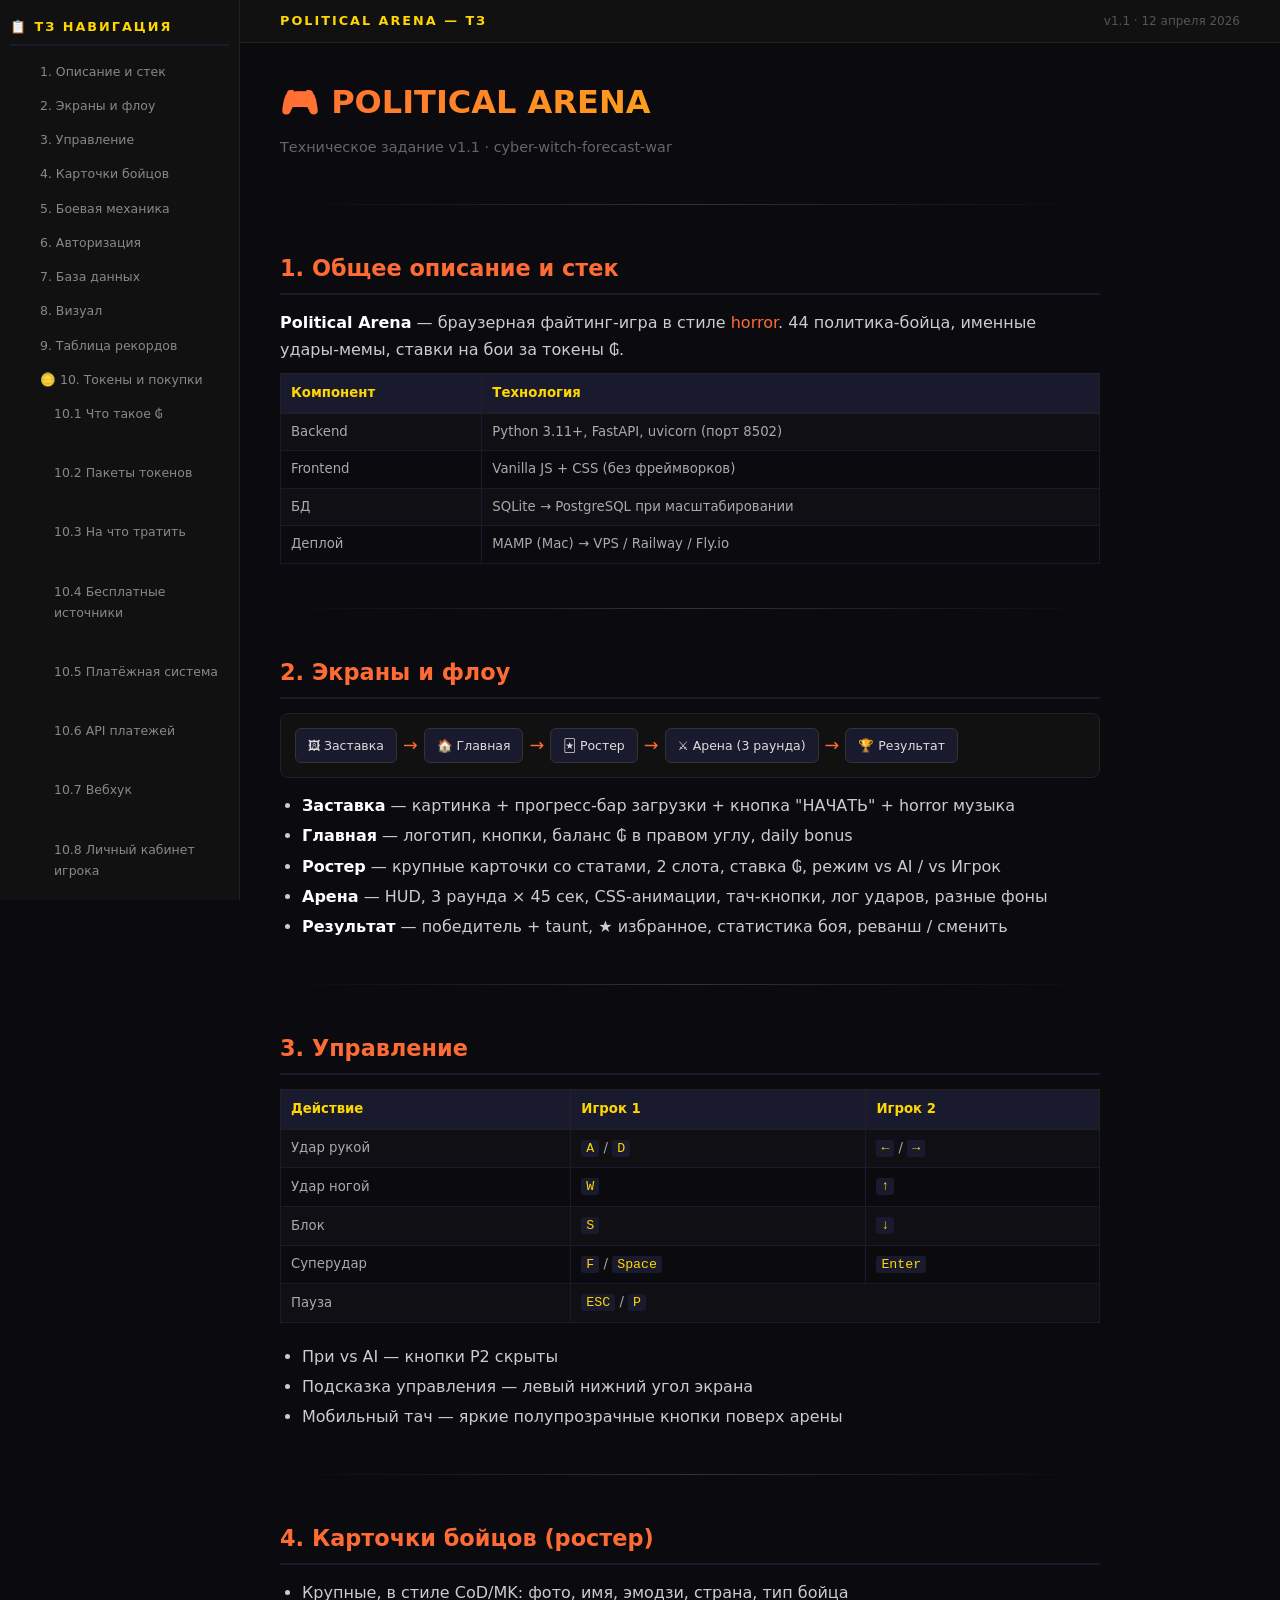
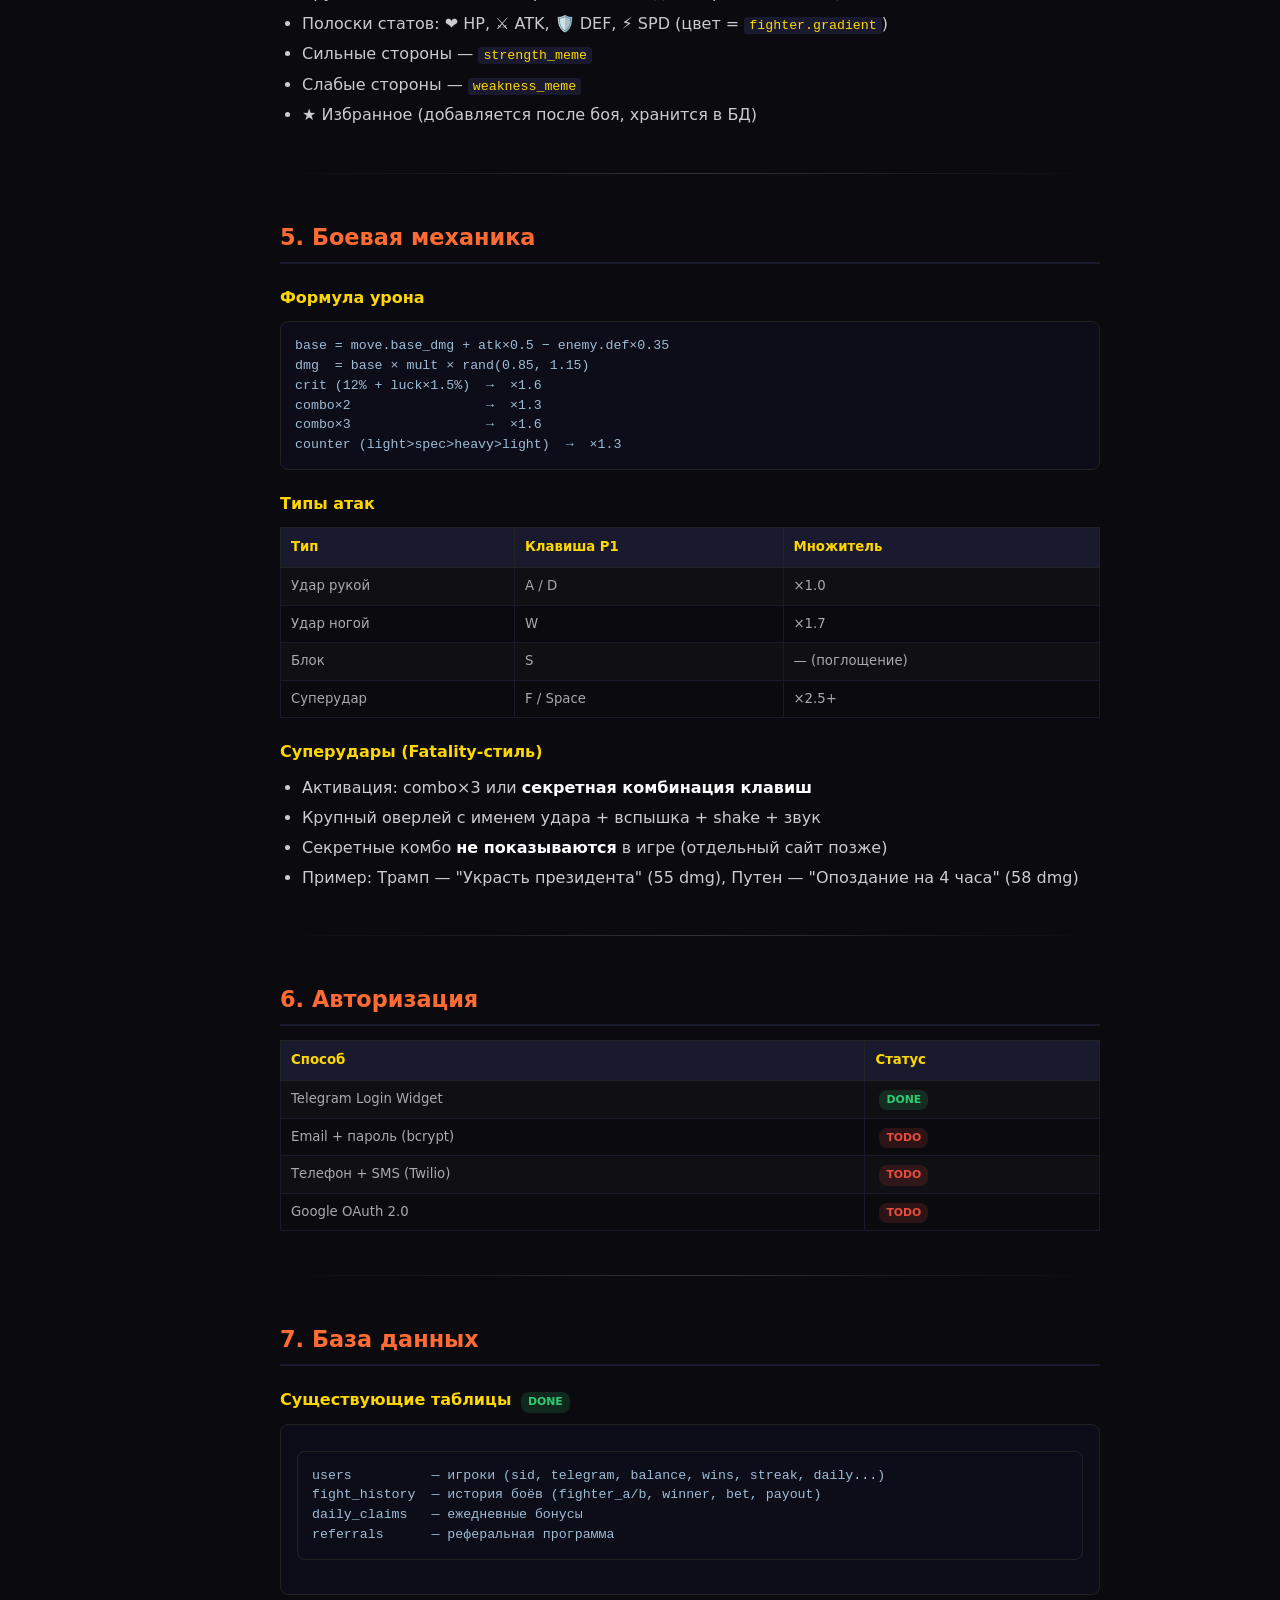
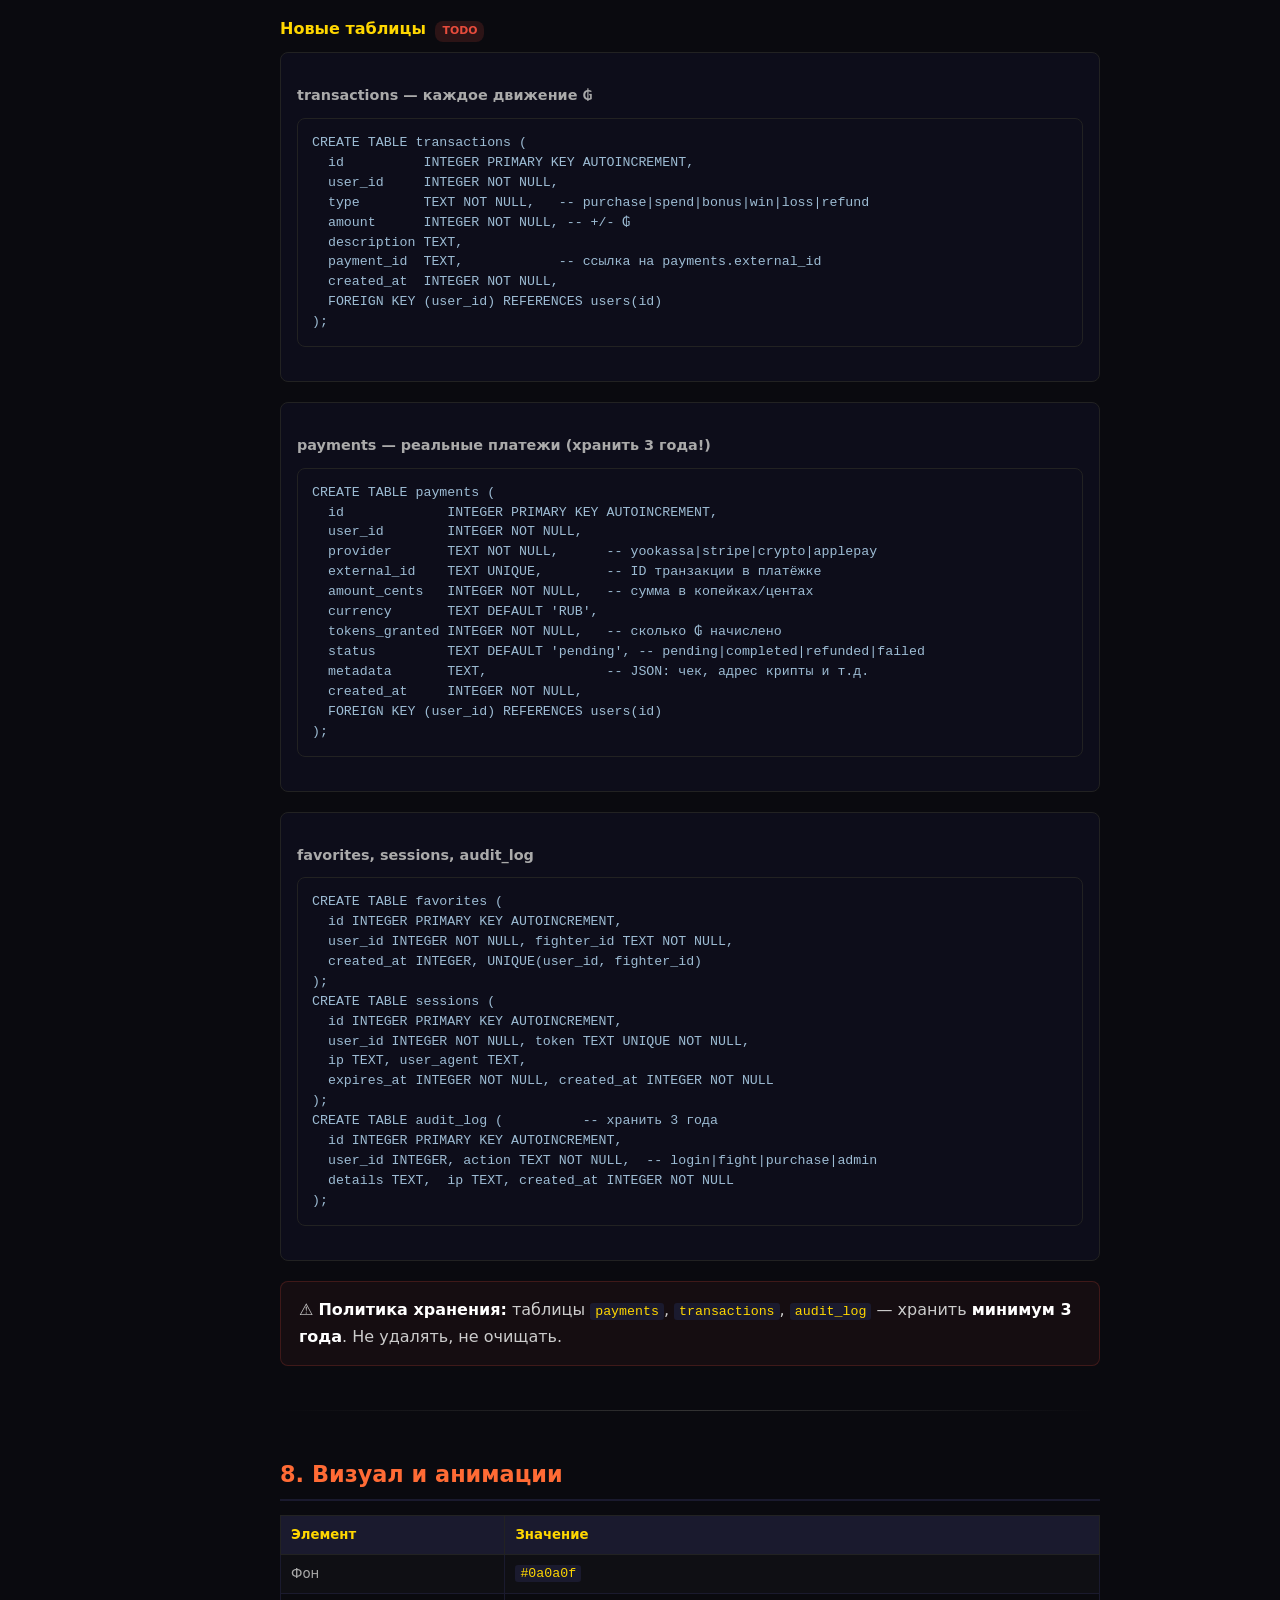
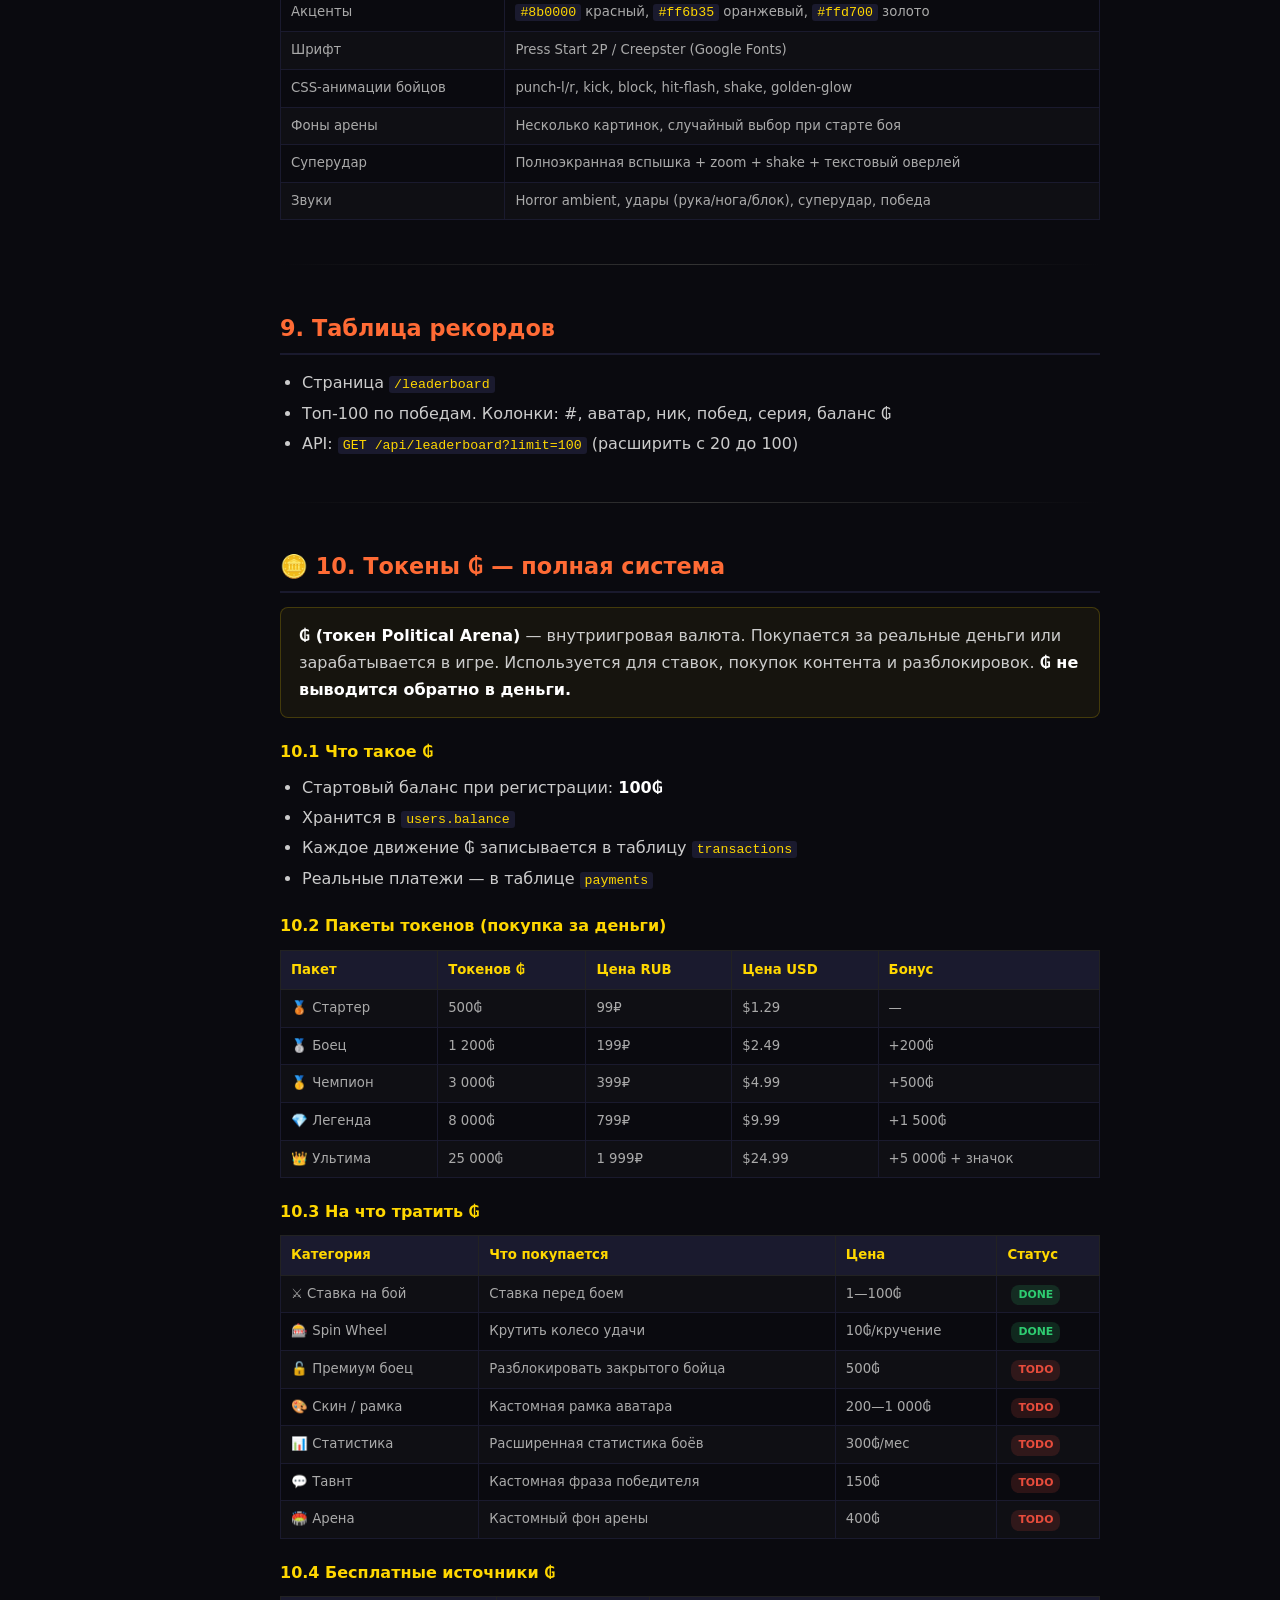
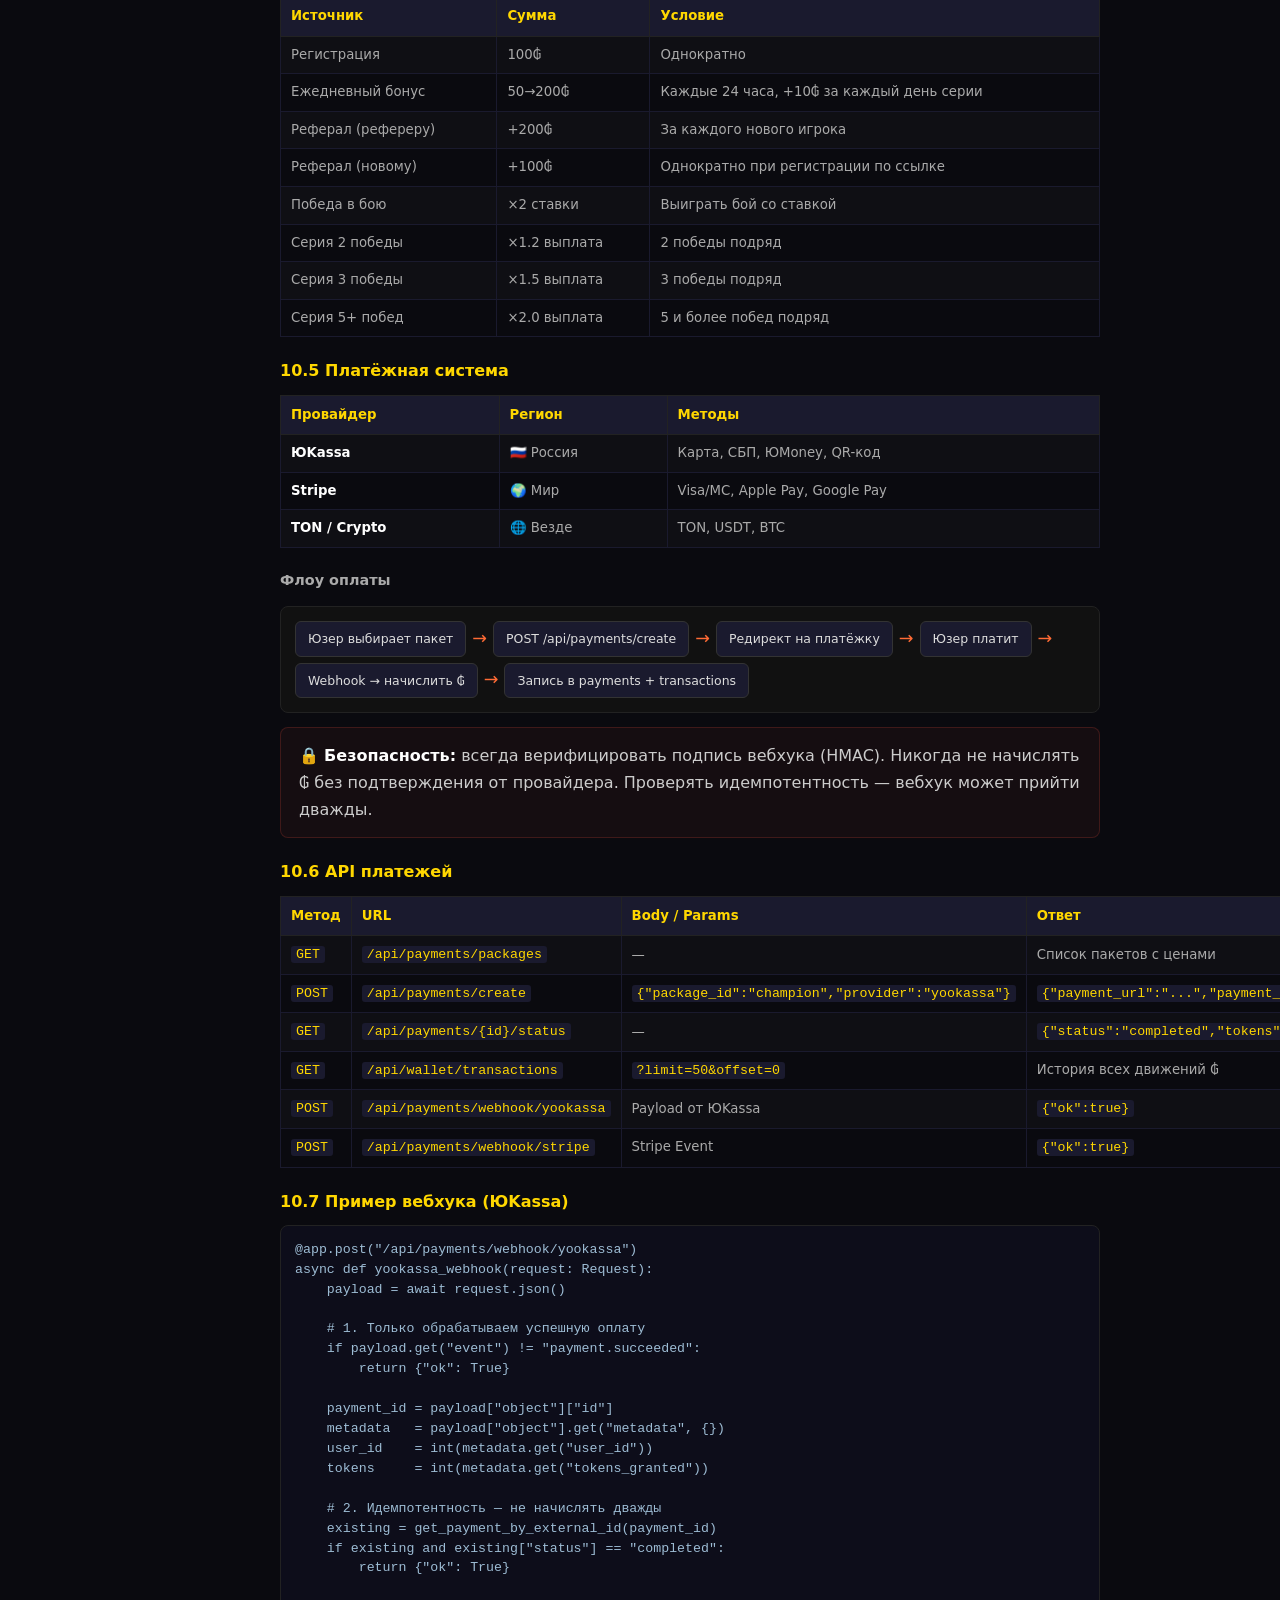
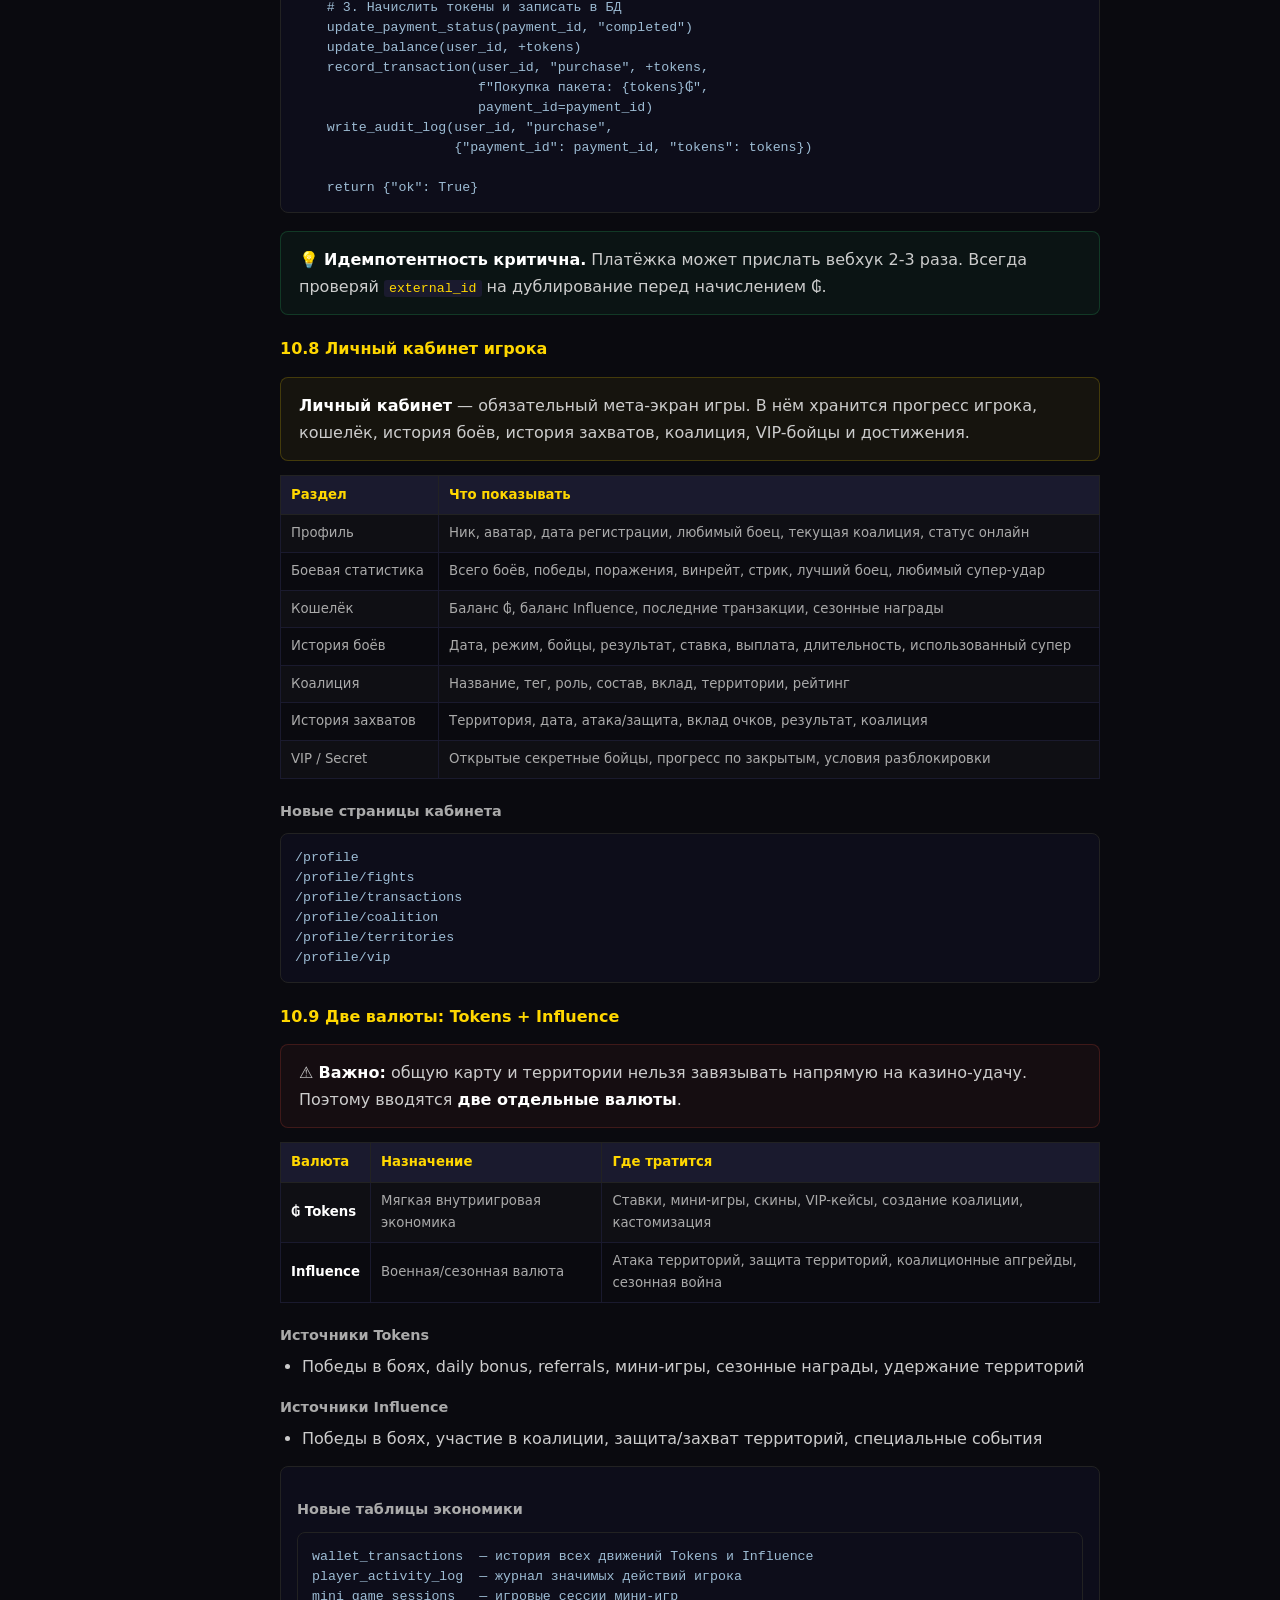
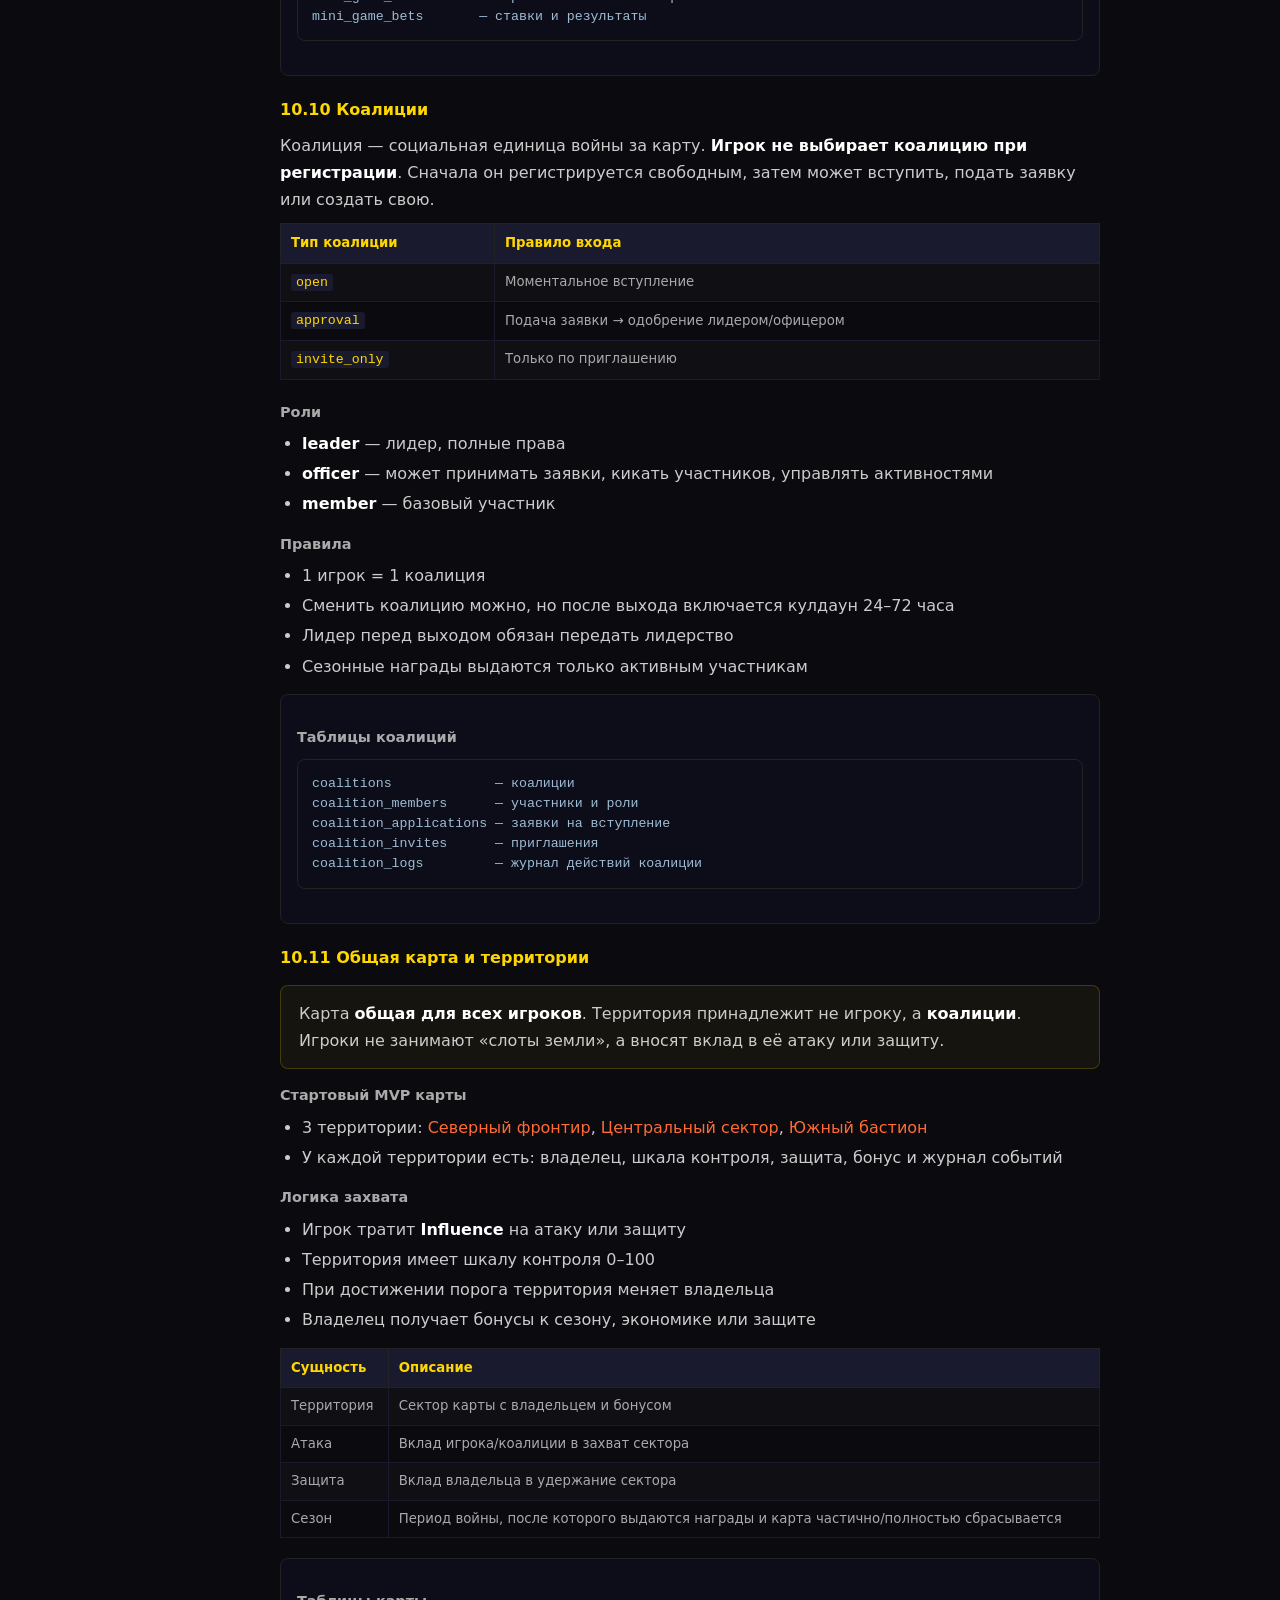
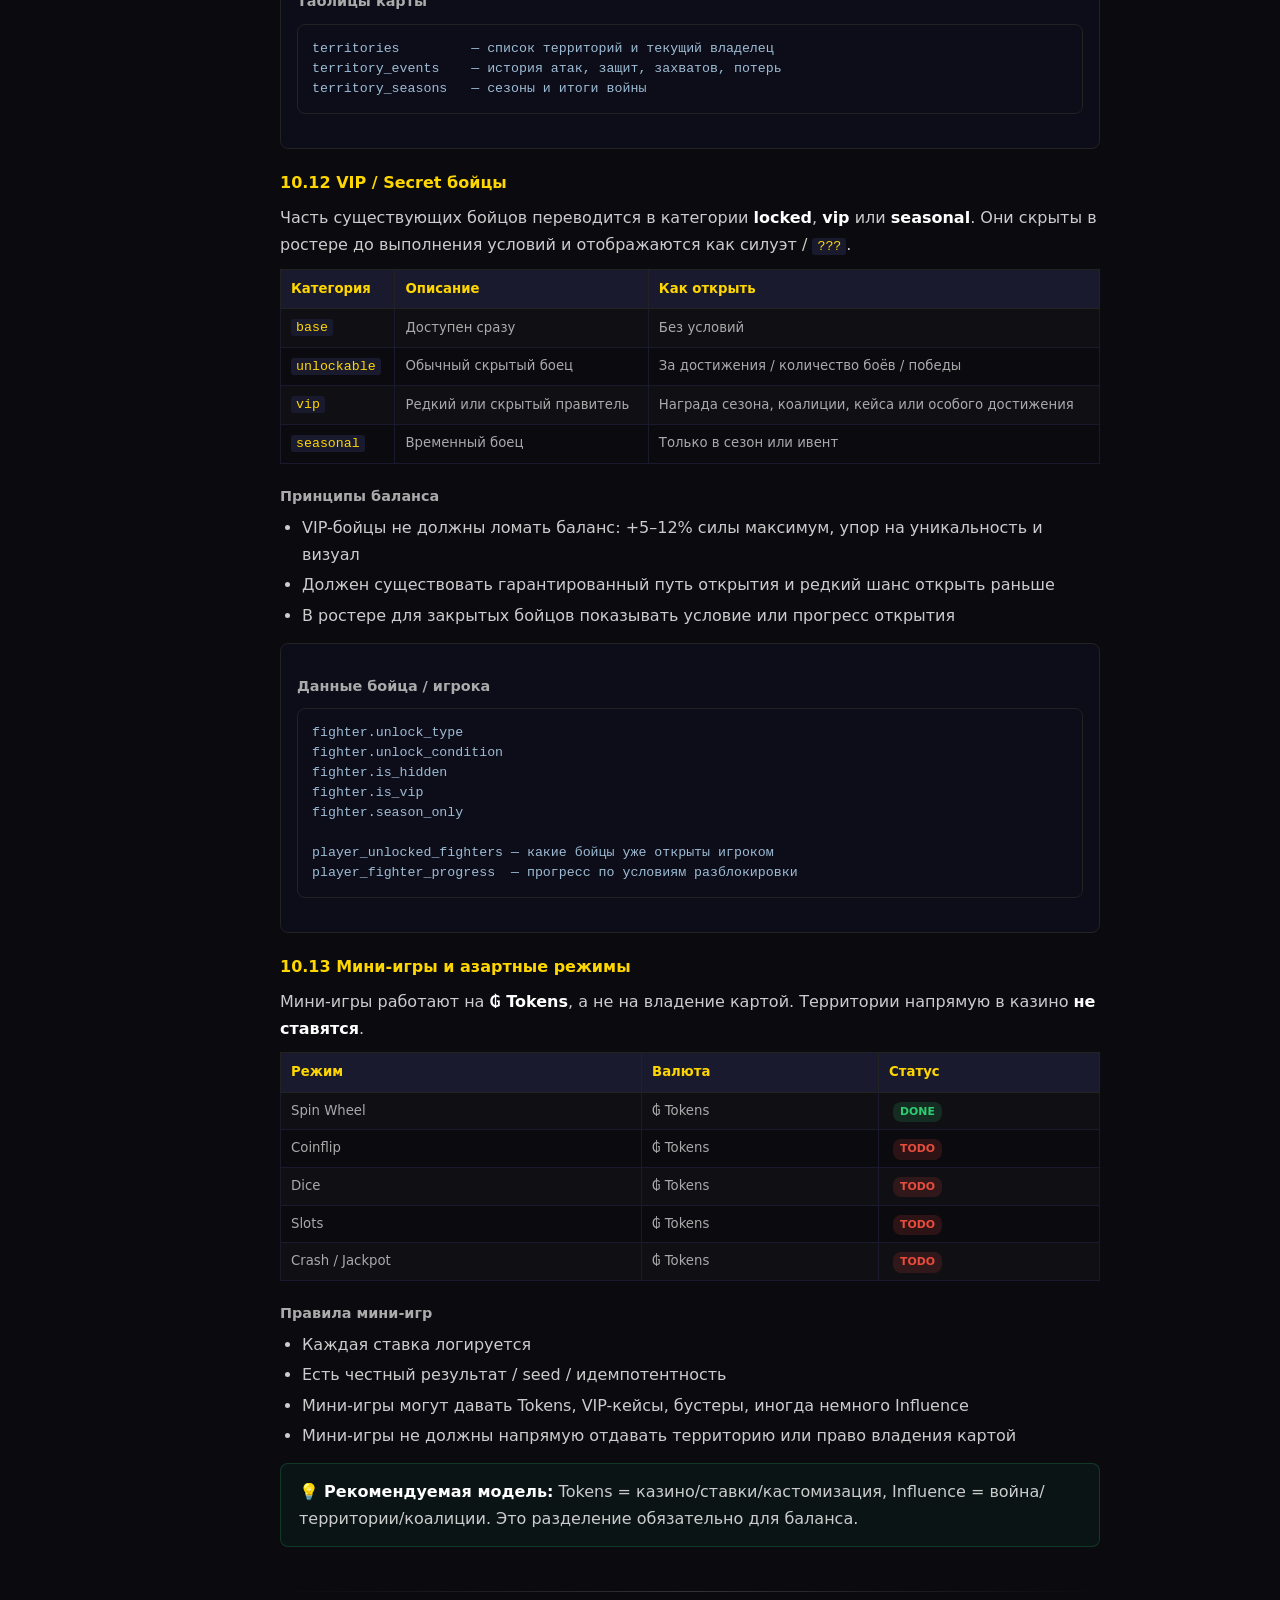
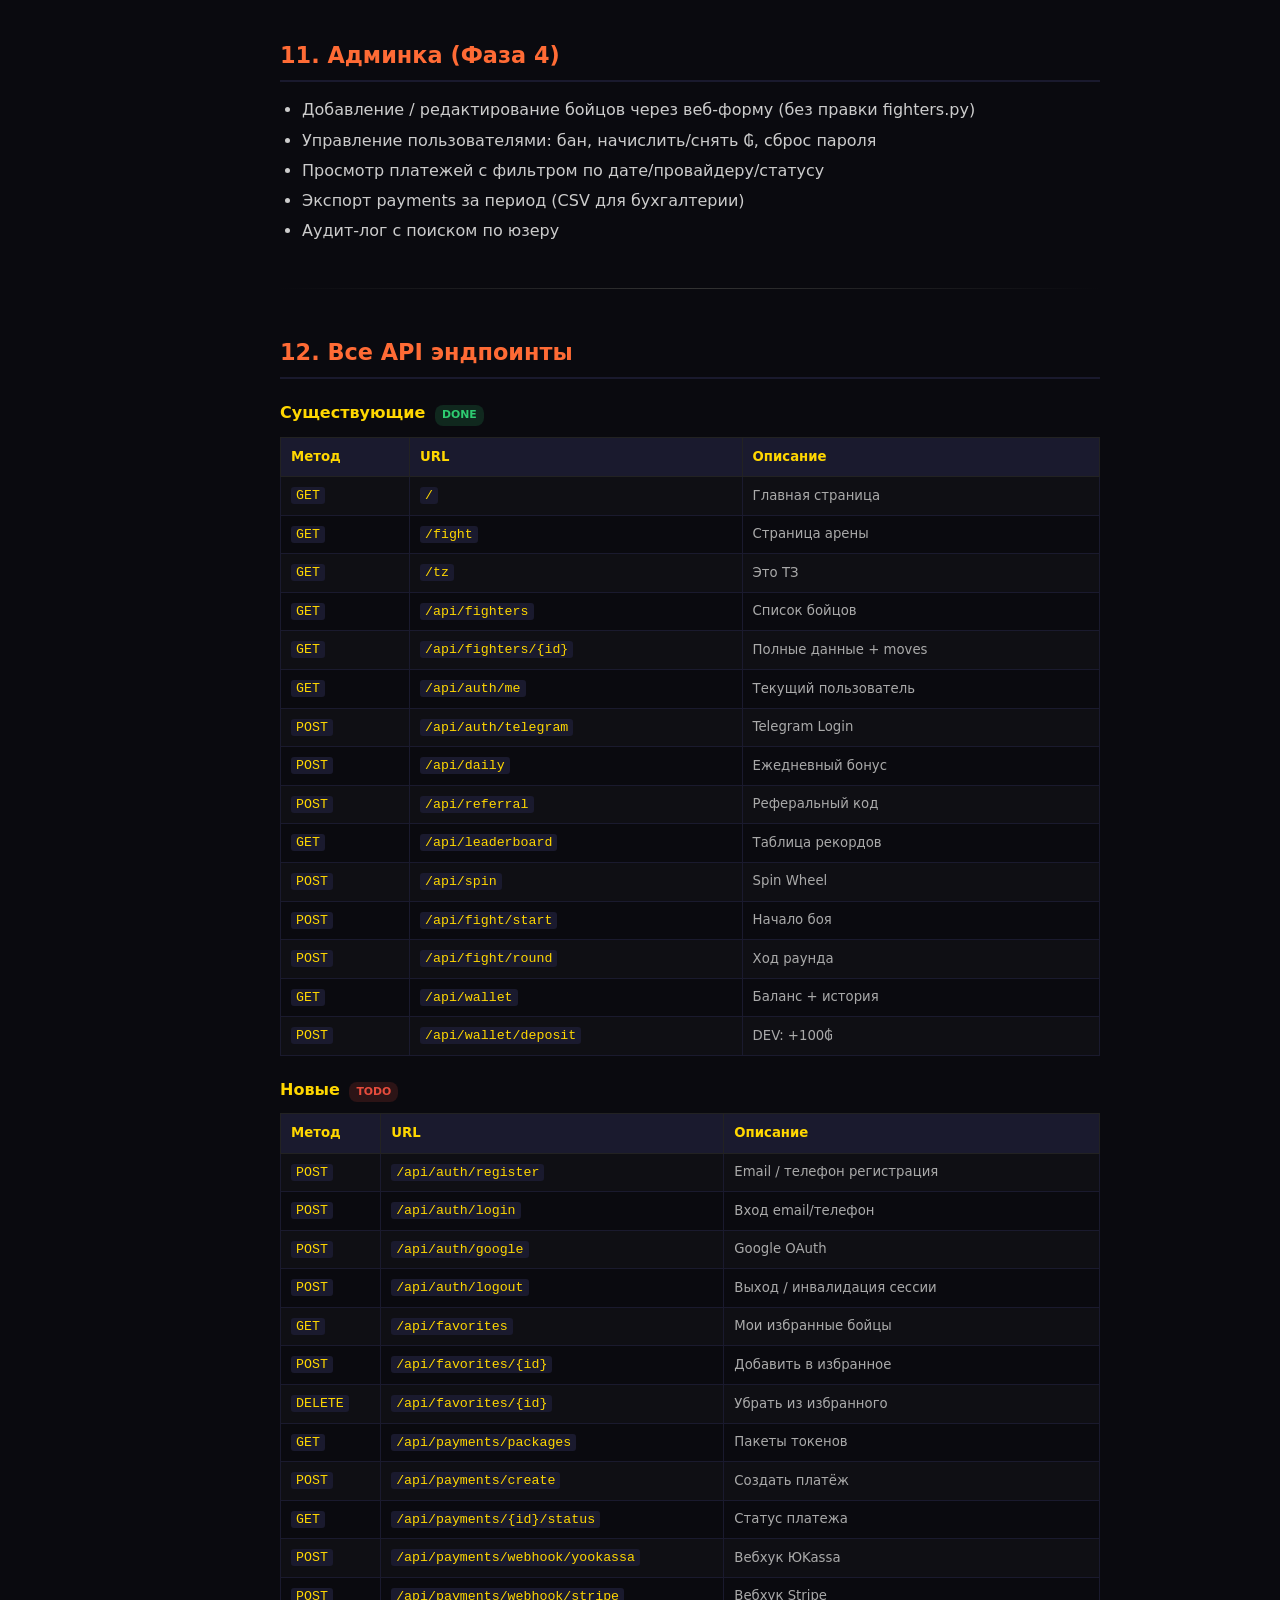
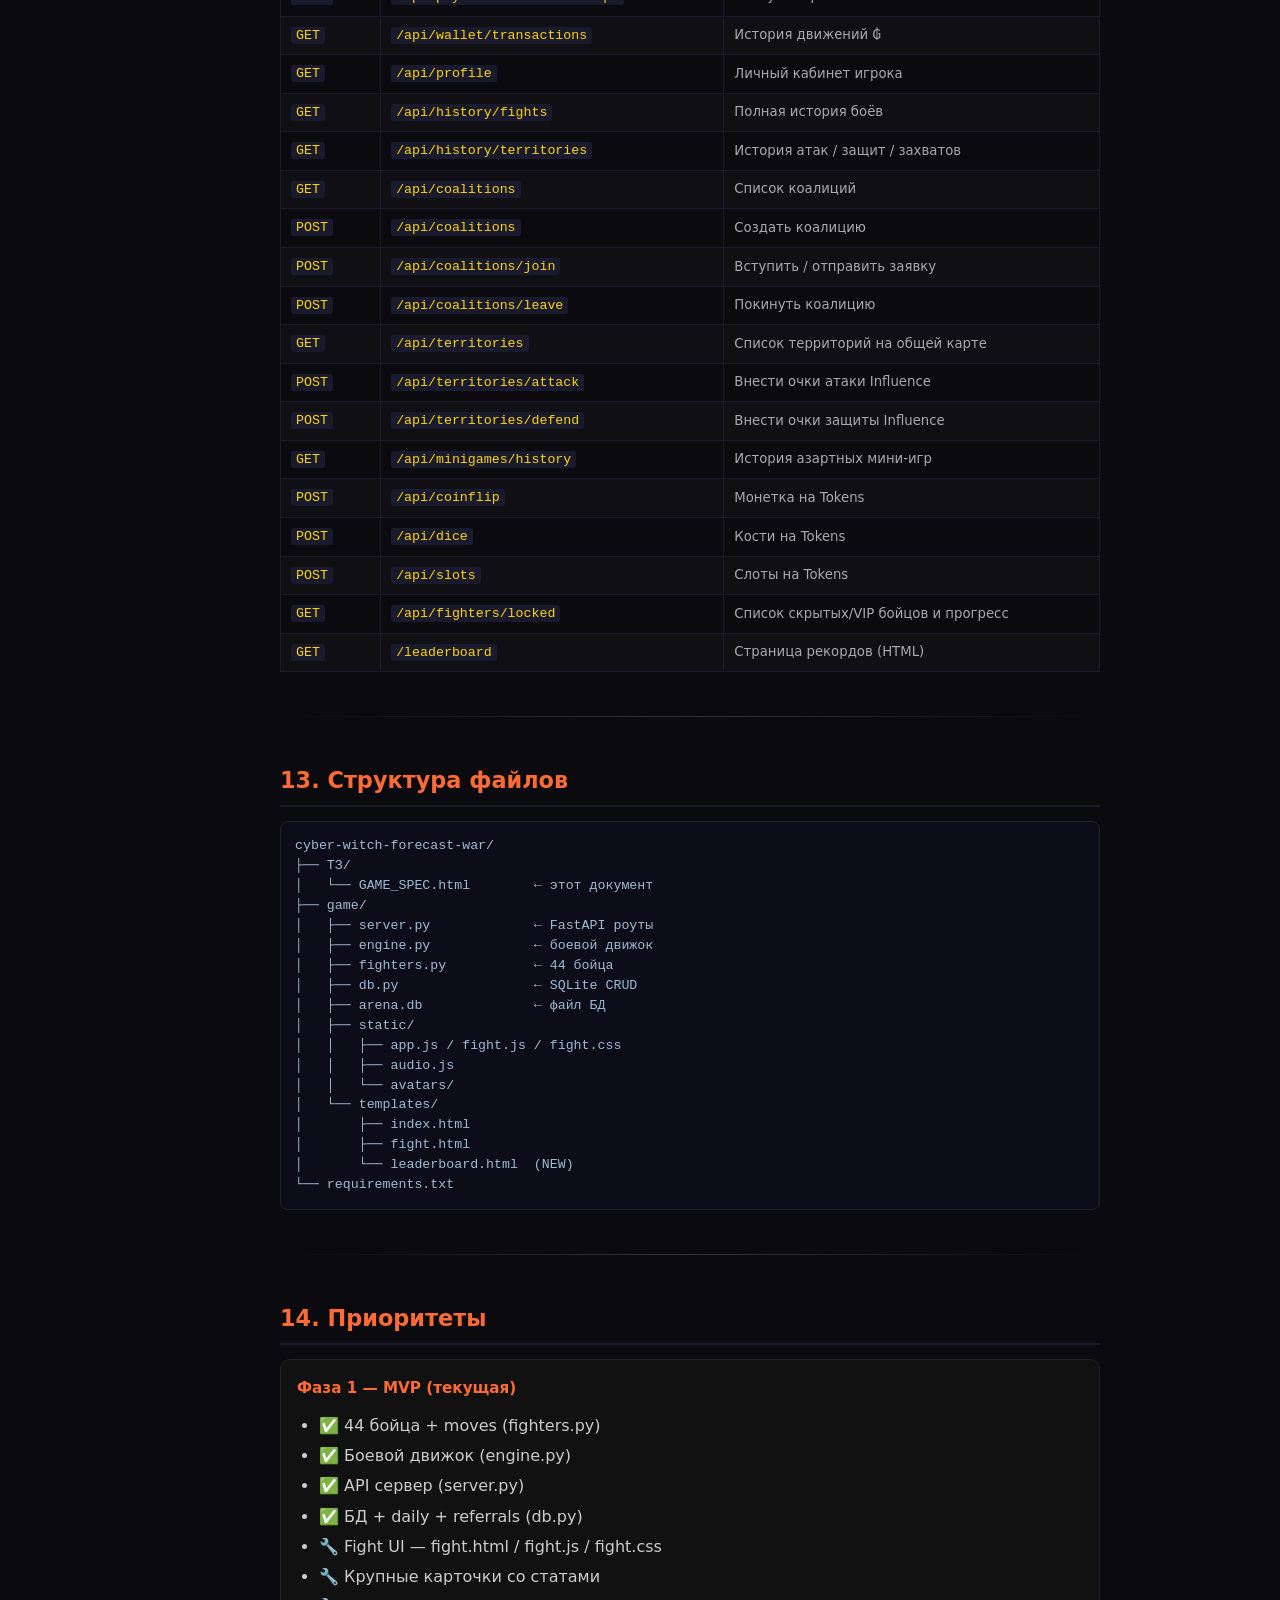
<file: ТЗ/GAME_SPEC.html>
<!DOCTYPE html>
<html lang="ru">
<head>
<meta charset="UTF-8">
<meta name="viewport" content="width=device-width,initial-scale=1">
<title>POLITICAL ARENA — ТЗ v1.1</title>
<style>
*{box-sizing:border-box;margin:0;padding:0}
body{background:#0a0a0f;color:#ccc;font-family:'Segoe UI',system-ui,sans-serif;line-height:1.7}
.nav{position:fixed;top:0;left:0;width:240px;height:100vh;background:#111;border-right:1px solid #222;overflow-y:auto;padding:16px 10px;z-index:10}
.nav h2{font-size:.8rem;color:#ffd700;margin:0 0 10px;letter-spacing:2px}
.nav ul{list-style:none}
.nav a{display:block;padding:5px 8px;border-radius:5px;font-size:.78rem;color:#888;text-decoration:none;transition:all .15s}
.nav a:hover,.nav a.active{background:rgba(255,215,0,.08);color:#ffd700}
.nav .sub{padding-left:14px}
.main{margin-left:240px;max-width:900px;padding:32px 40px 80px}
.topbar{background:#111;border-bottom:1px solid #222;padding:10px 40px;margin-left:240px;position:sticky;top:0;z-index:5;display:flex;align-items:center;justify-content:space-between}
.topbar-title{color:#ffd700;font-size:.8rem;letter-spacing:2px;font-weight:700}
.topbar-date{color:#555;font-size:.75rem}
h1{font-size:2rem;font-weight:900;background:linear-gradient(135deg,#ff6b35,#ffd700);-webkit-background-clip:text;-webkit-text-fill-color:transparent;margin:0 0 6px}
.sub{color:#666;font-size:.9rem;margin-bottom:28px}
h2{font-size:1.4rem;font-weight:800;color:#ff6b35;margin:44px 0 14px;padding-bottom:6px;border-bottom:2px solid #1a1a2e}
h3{font-size:1rem;font-weight:700;color:#ffd700;margin:20px 0 8px}
h4{font-size:.9rem;color:#aaa;margin:14px 0 6px;font-weight:600}
p{margin-bottom:10px}
ul,ol{margin:0 0 14px 22px}
li{margin-bottom:3px}
strong{color:#fff}
em{color:#ff6b35;font-style:normal}
code{background:#1a1a2e;color:#ffd700;padding:1px 5px;border-radius:3px;font-size:.83rem;font-family:monospace}
pre{background:#0d0d1a;border:1px solid #222;border-radius:8px;padding:14px;overflow-x:auto;margin:10px 0 18px;font-size:.8rem;line-height:1.5;color:#9dbcd4}
pre code{background:none;padding:0;color:inherit}
table{width:100%;border-collapse:collapse;margin:10px 0 20px;font-size:.83rem}
th{background:#1a1a2e;color:#ffd700;text-align:left;padding:8px 10px;border:1px solid #222;font-weight:700}
td{padding:7px 10px;border:1px solid #1a1a2e;color:#aaa}
tr:nth-child(even) td{background:rgba(255,255,255,.02)}
.done{color:#2ecc71}.wip{color:#f1c40f}.todo{color:#e74c3c}
.badge{display:inline-block;padding:1px 7px;border-radius:8px;font-size:.68rem;font-weight:700;margin-left:4px}
.bd{background:rgba(46,204,113,.15);color:#2ecc71}
.bw{background:rgba(241,196,15,.15);color:#f1c40f}
.bt{background:rgba(231,76,60,.15);color:#e74c3c}
.flow{display:flex;align-items:center;gap:6px;flex-wrap:wrap;margin:14px 0;padding:14px;background:#111;border-radius:8px;border:1px solid #222}
.fs{background:#1a1a2e;border:1px solid #333;border-radius:6px;padding:6px 12px;font-size:.78rem;color:#ddd}
.fa{color:#ff6b35;font-size:1.1rem}
.schema{background:#0d0d1a;border:1px solid #222;border-radius:8px;padding:16px;margin:10px 0 20px}
.phase{background:#111;border:1px solid #222;border-radius:10px;padding:16px;margin:10px 0}
.pt{font-size:.95rem;font-weight:800;color:#ff6b35;margin-bottom:10px}
.divider{height:1px;background:linear-gradient(90deg,transparent,#333,transparent);margin:44px 0}
.hbox{background:rgba(255,215,0,.05);border:1px solid rgba(255,215,0,.2);border-radius:8px;padding:14px 18px;margin:14px 0}
.wbox{background:rgba(231,76,60,.05);border:1px solid rgba(231,76,60,.2);border-radius:8px;padding:14px 18px;margin:14px 0}
.gbox{background:rgba(46,204,113,.05);border:1px solid rgba(46,204,113,.2);border-radius:8px;padding:14px 18px;margin:14px 0}
</style>
</head>
<body>
<nav class="nav">
  <h2>📋 ТЗ НАВИГАЦИЯ</h2>
  <ul>
    <li><a href="#s1">1. Описание и стек</a></li>
    <li><a href="#s2">2. Экраны и флоу</a></li>
    <li><a href="#s3">3. Управление</a></li>
    <li><a href="#s4">4. Карточки бойцов</a></li>
    <li><a href="#s5">5. Боевая механика</a></li>
    <li><a href="#s6">6. Авторизация</a></li>
    <li><a href="#s7">7. База данных</a></li>
    <li><a href="#s8">8. Визуал</a></li>
    <li><a href="#s9">9. Таблица рекордов</a></li>
    <li><a href="#s10">🪙 10. Токены и покупки</a></li>
    <li class="sub"><a href="#s10-1">10.1 Что такое ₲</a></li>
    <li class="sub"><a href="#s10-2">10.2 Пакеты токенов</a></li>
    <li class="sub"><a href="#s10-3">10.3 На что тратить</a></li>
    <li class="sub"><a href="#s10-4">10.4 Бесплатные источники</a></li>
    <li class="sub"><a href="#s10-5">10.5 Платёжная система</a></li>
    <li class="sub"><a href="#s10-6">10.6 API платежей</a></li>
    <li class="sub"><a href="#s10-7">10.7 Вебхук</a></li>
    <li class="sub"><a href="#s10-8">10.8 Личный кабинет игрока</a></li>
    <li class="sub"><a href="#s10-9">10.9 Две валюты: Tokens + Influence</a></li>
    <li class="sub"><a href="#s10-10">10.10 Коалиции</a></li>
    <li class="sub"><a href="#s10-11">10.11 Общая карта и территории</a></li>
    <li class="sub"><a href="#s10-12">10.12 VIP / Secret бойцы</a></li>
    <li class="sub"><a href="#s10-13">10.13 Мини-игры и азартные режимы</a></li>
    <li><a href="#s11">11. Админка</a></li>
    <li><a href="#s12">12. Все API</a></li>
    <li><a href="#s13">13. Структура файлов</a></li>
    <li><a href="#s14">14. Приоритеты</a></li>
    <li><a href="#s15">15. Деплой</a></li>
  </ul>
</nav>
<div class="topbar">
  <div class="topbar-title">POLITICAL ARENA — ТЗ</div>
  <div class="topbar-date">v1.1 · 12 апреля 2026</div>
</div>
<div class="main">

<h1>🎮 POLITICAL ARENA</h1>
<p class="sub">Техническое задание v1.1 · cyber-witch-forecast-war</p>

<div class="divider"></div>
<h2 id="s1">1. Общее описание и стек</h2>
<p><strong>Political Arena</strong> — браузерная файтинг-игра в стиле <em>horror</em>. 44 политика-бойца, именные удары-мемы, ставки на бои за токены ₲.</p>
<table>
  <tr><th>Компонент</th><th>Технология</th></tr>
  <tr><td>Backend</td><td>Python 3.11+, FastAPI, uvicorn (порт 8502)</td></tr>
  <tr><td>Frontend</td><td>Vanilla JS + CSS (без фреймворков)</td></tr>
  <tr><td>БД</td><td>SQLite → PostgreSQL при масштабировании</td></tr>
  <tr><td>Деплой</td><td>MAMP (Mac) → VPS / Railway / Fly.io</td></tr>
</table>

<div class="divider"></div>
<h2 id="s2">2. Экраны и флоу</h2>
<div class="flow">
  <div class="fs">🖼 Заставка</div><div class="fa">→</div>
  <div class="fs">🏠 Главная</div><div class="fa">→</div>
  <div class="fs">🃏 Ростер</div><div class="fa">→</div>
  <div class="fs">⚔️ Арена (3 раунда)</div><div class="fa">→</div>
  <div class="fs">🏆 Результат</div>
</div>
<ul>
  <li><strong>Заставка</strong> — картинка + прогресс-бар загрузки + кнопка "НАЧАТЬ" + horror музыка</li>
  <li><strong>Главная</strong> — логотип, кнопки, баланс ₲ в правом углу, daily bonus</li>
  <li><strong>Ростер</strong> — крупные карточки со статами, 2 слота, ставка ₲, режим vs AI / vs Игрок</li>
  <li><strong>Арена</strong> — HUD, 3 раунда × 45 сек, CSS-анимации, тач-кнопки, лог ударов, разные фоны</li>
  <li><strong>Результат</strong> — победитель + taunt, ★ избранное, статистика боя, реванш / сменить</li>
</ul>

<div class="divider"></div>
<h2 id="s3">3. Управление</h2>
<table>
  <tr><th>Действие</th><th>Игрок 1</th><th>Игрок 2</th></tr>
  <tr><td>Удар рукой</td><td><code>A</code> / <code>D</code></td><td><code>←</code> / <code>→</code></td></tr>
  <tr><td>Удар ногой</td><td><code>W</code></td><td><code>↑</code></td></tr>
  <tr><td>Блок</td><td><code>S</code></td><td><code>↓</code></td></tr>
  <tr><td>Суперудар</td><td><code>F</code> / <code>Space</code></td><td><code>Enter</code></td></tr>
  <tr><td>Пауза</td><td colspan="2"><code>ESC</code> / <code>P</code></td></tr>
</table>
<ul>
  <li>При vs AI — кнопки P2 скрыты</li>
  <li>Подсказка управления — левый нижний угол экрана</li>
  <li>Мобильный тач — яркие полупрозрачные кнопки поверх арены</li>
</ul>

<div class="divider"></div>
<h2 id="s4">4. Карточки бойцов (ростер)</h2>
<ul>
  <li>Крупные, в стиле CoD/MK: фото, имя, эмодзи, страна, тип бойца</li>
  <li>Полоски статов: ❤️ HP, ⚔️ ATK, 🛡️ DEF, ⚡ SPD (цвет = <code>fighter.gradient</code>)</li>
  <li>Сильные стороны — <code>strength_meme</code></li>
  <li>Слабые стороны — <code>weakness_meme</code></li>
  <li>★ Избранное (добавляется после боя, хранится в БД)</li>
</ul>

<div class="divider"></div>
<h2 id="s5">5. Боевая механика</h2>
<h3>Формула урона</h3>
<pre><code>base = move.base_dmg + atk×0.5 − enemy.def×0.35
dmg  = base × mult × rand(0.85, 1.15)
crit (12% + luck×1.5%)  →  ×1.6
combo×2                 →  ×1.3
combo×3                 →  ×1.6
counter (light>spec>heavy>light)  →  ×1.3</code></pre>
<h3>Типы атак</h3>
<table>
  <tr><th>Тип</th><th>Клавиша P1</th><th>Множитель</th></tr>
  <tr><td>Удар рукой</td><td>A / D</td><td>×1.0</td></tr>
  <tr><td>Удар ногой</td><td>W</td><td>×1.7</td></tr>
  <tr><td>Блок</td><td>S</td><td>— (поглощение)</td></tr>
  <tr><td>Суперудар</td><td>F / Space</td><td>×2.5+</td></tr>
</table>
<h3>Суперудары (Fatality-стиль)</h3>
<ul>
  <li>Активация: combo×3 или <strong>секретная комбинация клавиш</strong></li>
  <li>Крупный оверлей с именем удара + вспышка + shake + звук</li>
  <li>Секретные комбо <strong>не показываются</strong> в игре (отдельный сайт позже)</li>
  <li>Пример: Трамп — "Украсть президента" (55 dmg), Путен — "Опоздание на 4 часа" (58 dmg)</li>
</ul>

<div class="divider"></div>
<h2 id="s6">6. Авторизация</h2>
<table>
  <tr><th>Способ</th><th>Статус</th></tr>
  <tr><td>Telegram Login Widget</td><td><span class="badge bd">DONE</span></td></tr>
  <tr><td>Email + пароль (bcrypt)</td><td><span class="badge bt">TODO</span></td></tr>
  <tr><td>Телефон + SMS (Twilio)</td><td><span class="badge bt">TODO</span></td></tr>
  <tr><td>Google OAuth 2.0</td><td><span class="badge bt">TODO</span></td></tr>
</table>

<div class="divider"></div>
<h2 id="s7">7. База данных</h2>
<h3>Существующие таблицы <span class="badge bd">DONE</span></h3>
<div class="schema">
<pre><code>users          — игроки (sid, telegram, balance, wins, streak, daily...)
fight_history  — история боёв (fighter_a/b, winner, bet, payout)
daily_claims   — ежедневные бонусы
referrals      — реферальная программа</code></pre>
</div>
<h3>Новые таблицы <span class="badge bt">TODO</span></h3>
<div class="schema">
<h4>transactions — каждое движение ₲</h4>
<pre><code>CREATE TABLE transactions (
  id          INTEGER PRIMARY KEY AUTOINCREMENT,
  user_id     INTEGER NOT NULL,
  type        TEXT NOT NULL,   -- purchase|spend|bonus|win|loss|refund
  amount      INTEGER NOT NULL, -- +/- ₲
  description TEXT,
  payment_id  TEXT,            -- ссылка на payments.external_id
  created_at  INTEGER NOT NULL,
  FOREIGN KEY (user_id) REFERENCES users(id)
);</code></pre>
</div>
<div class="schema">
<h4>payments — реальные платежи (хранить 3 года!)</h4>
<pre><code>CREATE TABLE payments (
  id             INTEGER PRIMARY KEY AUTOINCREMENT,
  user_id        INTEGER NOT NULL,
  provider       TEXT NOT NULL,      -- yookassa|stripe|crypto|applepay
  external_id    TEXT UNIQUE,        -- ID транзакции в платёжке
  amount_cents   INTEGER NOT NULL,   -- сумма в копейках/центах
  currency       TEXT DEFAULT 'RUB',
  tokens_granted INTEGER NOT NULL,   -- сколько ₲ начислено
  status         TEXT DEFAULT 'pending', -- pending|completed|refunded|failed
  metadata       TEXT,               -- JSON: чек, адрес крипты и т.д.
  created_at     INTEGER NOT NULL,
  FOREIGN KEY (user_id) REFERENCES users(id)
);</code></pre>
</div>
<div class="schema">
<h4>favorites, sessions, audit_log</h4>
<pre><code>CREATE TABLE favorites (
  id INTEGER PRIMARY KEY AUTOINCREMENT,
  user_id INTEGER NOT NULL, fighter_id TEXT NOT NULL,
  created_at INTEGER, UNIQUE(user_id, fighter_id)
);
CREATE TABLE sessions (
  id INTEGER PRIMARY KEY AUTOINCREMENT,
  user_id INTEGER NOT NULL, token TEXT UNIQUE NOT NULL,
  ip TEXT, user_agent TEXT,
  expires_at INTEGER NOT NULL, created_at INTEGER NOT NULL
);
CREATE TABLE audit_log (          -- хранить 3 года
  id INTEGER PRIMARY KEY AUTOINCREMENT,
  user_id INTEGER, action TEXT NOT NULL,  -- login|fight|purchase|admin
  details TEXT,  ip TEXT, created_at INTEGER NOT NULL
);</code></pre>
</div>
<div class="wbox">⚠️ <strong>Политика хранения:</strong> таблицы <code>payments</code>, <code>transactions</code>, <code>audit_log</code> — хранить <strong>минимум 3 года</strong>. Не удалять, не очищать.</div>

<div class="divider"></div>
<h2 id="s8">8. Визуал и анимации</h2>
<table>
  <tr><th>Элемент</th><th>Значение</th></tr>
  <tr><td>Фон</td><td><code>#0a0a0f</code></td></tr>
  <tr><td>Акценты</td><td><code>#8b0000</code> красный, <code>#ff6b35</code> оранжевый, <code>#ffd700</code> золото</td></tr>
  <tr><td>Шрифт</td><td>Press Start 2P / Creepster (Google Fonts)</td></tr>
  <tr><td>CSS-анимации бойцов</td><td>punch-l/r, kick, block, hit-flash, shake, golden-glow</td></tr>
  <tr><td>Фоны арены</td><td>Несколько картинок, случайный выбор при старте боя</td></tr>
  <tr><td>Суперудар</td><td>Полноэкранная вспышка + zoom + shake + текстовый оверлей</td></tr>
  <tr><td>Звуки</td><td>Horror ambient, удары (рука/нога/блок), суперудар, победа</td></tr>
</table>

<div class="divider"></div>
<h2 id="s9">9. Таблица рекордов</h2>
<ul>
  <li>Страница <code>/leaderboard</code></li>
  <li>Топ-100 по победам. Колонки: #, аватар, ник, побед, серия, баланс ₲</li>
  <li>API: <code>GET /api/leaderboard?limit=100</code> (расширить с 20 до 100)</li>
</ul>

<!-- ══════════ РАЗДЕЛ 10: ТОКЕНЫ ══════════ -->
<div class="divider"></div>
<h2 id="s10">🪙 10. Токены ₲ — полная система</h2>

<div class="hbox">
  <strong>₲ (токен Political Arena)</strong> — внутриигровая валюта. Покупается за реальные деньги или зарабатывается в игре. Используется для ставок, покупок контента и разблокировок. <strong>₲ не выводится обратно в деньги.</strong>
</div>

<h3 id="s10-1">10.1 Что такое ₲</h3>
<ul>
  <li>Стартовый баланс при регистрации: <strong>100₲</strong></li>
  <li>Хранится в <code>users.balance</code></li>
  <li>Каждое движение ₲ записывается в таблицу <code>transactions</code></li>
  <li>Реальные платежи — в таблице <code>payments</code></li>
</ul>

<h3 id="s10-2">10.2 Пакеты токенов (покупка за деньги)</h3>
<table>
  <tr><th>Пакет</th><th>Токенов ₲</th><th>Цена RUB</th><th>Цена USD</th><th>Бонус</th></tr>
  <tr><td>🥉 Стартер</td><td>500₲</td><td>99₽</td><td>$1.29</td><td>—</td></tr>
  <tr><td>🥈 Боец</td><td>1 200₲</td><td>199₽</td><td>$2.49</td><td>+200₲</td></tr>
  <tr><td>🥇 Чемпион</td><td>3 000₲</td><td>399₽</td><td>$4.99</td><td>+500₲</td></tr>
  <tr><td>💎 Легенда</td><td>8 000₲</td><td>799₽</td><td>$9.99</td><td>+1 500₲</td></tr>
  <tr><td>👑 Ультима</td><td>25 000₲</td><td>1 999₽</td><td>$24.99</td><td>+5 000₲ + значок</td></tr>
</table>

<h3 id="s10-3">10.3 На что тратить ₲</h3>
<table>
  <tr><th>Категория</th><th>Что покупается</th><th>Цена</th><th>Статус</th></tr>
  <tr><td>⚔️ Ставка на бой</td><td>Ставка перед боем</td><td>1—100₲</td><td><span class="badge bd">DONE</span></td></tr>
  <tr><td>🎰 Spin Wheel</td><td>Крутить колесо удачи</td><td>10₲/кручение</td><td><span class="badge bd">DONE</span></td></tr>
  <tr><td>🔓 Премиум боец</td><td>Разблокировать закрытого бойца</td><td>500₲</td><td><span class="badge bt">TODO</span></td></tr>
  <tr><td>🎨 Скин / рамка</td><td>Кастомная рамка аватара</td><td>200—1 000₲</td><td><span class="badge bt">TODO</span></td></tr>
  <tr><td>📊 Статистика</td><td>Расширенная статистика боёв</td><td>300₲/мес</td><td><span class="badge bt">TODO</span></td></tr>
  <tr><td>💬 Тавнт</td><td>Кастомная фраза победителя</td><td>150₲</td><td><span class="badge bt">TODO</span></td></tr>
  <tr><td>🏟️ Арена</td><td>Кастомный фон арены</td><td>400₲</td><td><span class="badge bt">TODO</span></td></tr>
</table>

<h3 id="s10-4">10.4 Бесплатные источники ₲</h3>
<table>
  <tr><th>Источник</th><th>Сумма</th><th>Условие</th></tr>
  <tr><td>Регистрация</td><td>100₲</td><td>Однократно</td></tr>
  <tr><td>Ежедневный бонус</td><td>50→200₲</td><td>Каждые 24 часа, +10₲ за каждый день серии</td></tr>
  <tr><td>Реферал (рефереру)</td><td>+200₲</td><td>За каждого нового игрока</td></tr>
  <tr><td>Реферал (новому)</td><td>+100₲</td><td>Однократно при регистрации по ссылке</td></tr>
  <tr><td>Победа в бою</td><td>×2 ставки</td><td>Выиграть бой со ставкой</td></tr>
  <tr><td>Серия 2 победы</td><td>×1.2 выплата</td><td>2 победы подряд</td></tr>
  <tr><td>Серия 3 победы</td><td>×1.5 выплата</td><td>3 победы подряд</td></tr>
  <tr><td>Серия 5+ побед</td><td>×2.0 выплата</td><td>5 и более побед подряд</td></tr>
</table>

<h3 id="s10-5">10.5 Платёжная система</h3>
<table>
  <tr><th>Провайдер</th><th>Регион</th><th>Методы</th></tr>
  <tr><td><strong>ЮKassa</strong></td><td>🇷🇺 Россия</td><td>Карта, СБП, ЮMoney, QR-код</td></tr>
  <tr><td><strong>Stripe</strong></td><td>🌍 Мир</td><td>Visa/MC, Apple Pay, Google Pay</td></tr>
  <tr><td><strong>TON / Crypto</strong></td><td>🌐 Везде</td><td>TON, USDT, BTC</td></tr>
</table>
<h4>Флоу оплаты</h4>
<div class="flow">
  <div class="fs">Юзер выбирает пакет</div><div class="fa">→</div>
  <div class="fs">POST /api/payments/create</div><div class="fa">→</div>
  <div class="fs">Редирект на платёжку</div><div class="fa">→</div>
  <div class="fs">Юзер платит</div><div class="fa">→</div>
  <div class="fs">Webhook → начислить ₲</div><div class="fa">→</div>
  <div class="fs">Запись в payments + transactions</div>
</div>
<div class="wbox">🔒 <strong>Безопасность:</strong> всегда верифицировать подпись вебхука (HMAC). Никогда не начислять ₲ без подтверждения от провайдера. Проверять идемпотентность — вебхук может прийти дважды.</div>

<h3 id="s10-6">10.6 API платежей</h3>
<table>
  <tr><th>Метод</th><th>URL</th><th>Body / Params</th><th>Ответ</th></tr>
  <tr><td><code>GET</code></td><td><code>/api/payments/packages</code></td><td>—</td><td>Список пакетов с ценами</td></tr>
  <tr><td><code>POST</code></td><td><code>/api/payments/create</code></td><td><code>{"package_id":"champion","provider":"yookassa"}</code></td><td><code>{"payment_url":"...","payment_id":"..."}</code></td></tr>
  <tr><td><code>GET</code></td><td><code>/api/payments/{id}/status</code></td><td>—</td><td><code>{"status":"completed","tokens":3000}</code></td></tr>
  <tr><td><code>GET</code></td><td><code>/api/wallet/transactions</code></td><td><code>?limit=50&offset=0</code></td><td>История всех движений ₲</td></tr>
  <tr><td><code>POST</code></td><td><code>/api/payments/webhook/yookassa</code></td><td>Payload от ЮKassa</td><td><code>{"ok":true}</code></td></tr>
  <tr><td><code>POST</code></td><td><code>/api/payments/webhook/stripe</code></td><td>Stripe Event</td><td><code>{"ok":true}</code></td></tr>
</table>

<h3 id="s10-7">10.7 Пример вебхука (ЮKassa)</h3>
<pre><code>@app.post("/api/payments/webhook/yookassa")
async def yookassa_webhook(request: Request):
    payload = await request.json()

    # 1. Только обрабатываем успешную оплату
    if payload.get("event") != "payment.succeeded":
        return {"ok": True}

    payment_id = payload["object"]["id"]
    metadata   = payload["object"].get("metadata", {})
    user_id    = int(metadata.get("user_id"))
    tokens     = int(metadata.get("tokens_granted"))

    # 2. Идемпотентность — не начислять дважды
    existing = get_payment_by_external_id(payment_id)
    if existing and existing["status"] == "completed":
        return {"ok": True}

    # 3. Начислить токены и записать в БД
    update_payment_status(payment_id, "completed")
    update_balance(user_id, +tokens)
    record_transaction(user_id, "purchase", +tokens,
                       f"Покупка пакета: {tokens}₲",
                       payment_id=payment_id)
    write_audit_log(user_id, "purchase",
                    {"payment_id": payment_id, "tokens": tokens})

    return {"ok": True}</code></pre>
<div class="gbox">💡 <strong>Идемпотентность критична.</strong> Платёжка может прислать вебхук 2-3 раза. Всегда проверяй <code>external_id</code> на дублирование перед начислением ₲.</div>


<h3 id="s10-8">10.8 Личный кабинет игрока</h3>
<div class="hbox">
  <strong>Личный кабинет</strong> — обязательный мета-экран игры. В нём хранится прогресс игрока, кошелёк, история боёв, история захватов, коалиция, VIP-бойцы и достижения.
</div>
<table>
  <tr><th>Раздел</th><th>Что показывать</th></tr>
  <tr><td>Профиль</td><td>Ник, аватар, дата регистрации, любимый боец, текущая коалиция, статус онлайн</td></tr>
  <tr><td>Боевая статистика</td><td>Всего боёв, победы, поражения, винрейт, стрик, лучший боец, любимый супер-удар</td></tr>
  <tr><td>Кошелёк</td><td>Баланс ₲, баланс Influence, последние транзакции, сезонные награды</td></tr>
  <tr><td>История боёв</td><td>Дата, режим, бойцы, результат, ставка, выплата, длительность, использованный супер</td></tr>
  <tr><td>Коалиция</td><td>Название, тег, роль, состав, вклад, территории, рейтинг</td></tr>
  <tr><td>История захватов</td><td>Территория, дата, атака/защита, вклад очков, результат, коалиция</td></tr>
  <tr><td>VIP / Secret</td><td>Открытые секретные бойцы, прогресс по закрытым, условия разблокировки</td></tr>
</table>
<h4>Новые страницы кабинета</h4>
<pre><code>/profile
/profile/fights
/profile/transactions
/profile/coalition
/profile/territories
/profile/vip</code></pre>

<h3 id="s10-9">10.9 Две валюты: Tokens + Influence</h3>
<div class="wbox">⚠️ <strong>Важно:</strong> общую карту и территории нельзя завязывать напрямую на казино-удачу. Поэтому вводятся <strong>две отдельные валюты</strong>.</div>
<table>
  <tr><th>Валюта</th><th>Назначение</th><th>Где тратится</th></tr>
  <tr><td><strong>₲ Tokens</strong></td><td>Мягкая внутриигровая экономика</td><td>Ставки, мини-игры, скины, VIP-кейсы, создание коалиции, кастомизация</td></tr>
  <tr><td><strong>Influence</strong></td><td>Военная/сезонная валюта</td><td>Атака территорий, защита территорий, коалиционные апгрейды, сезонная война</td></tr>
</table>
<h4>Источники Tokens</h4>
<ul>
  <li>Победы в боях, daily bonus, referrals, мини-игры, сезонные награды, удержание территорий</li>
</ul>
<h4>Источники Influence</h4>
<ul>
  <li>Победы в боях, участие в коалиции, защита/захват территорий, специальные события</li>
</ul>
<div class="schema">
<h4>Новые таблицы экономики</h4>
<pre><code>wallet_transactions  — история всех движений Tokens и Influence
player_activity_log  — журнал значимых действий игрока
mini_game_sessions   — игровые сессии мини-игр
mini_game_bets       — ставки и результаты</code></pre>
</div>

<h3 id="s10-10">10.10 Коалиции</h3>
<p>Коалиция — социальная единица войны за карту. <strong>Игрок не выбирает коалицию при регистрации</strong>. Сначала он регистрируется свободным, затем может вступить, подать заявку или создать свою.</p>
<table>
  <tr><th>Тип коалиции</th><th>Правило входа</th></tr>
  <tr><td><code>open</code></td><td>Моментальное вступление</td></tr>
  <tr><td><code>approval</code></td><td>Подача заявки → одобрение лидером/офицером</td></tr>
  <tr><td><code>invite_only</code></td><td>Только по приглашению</td></tr>
</table>
<h4>Роли</h4>
<ul>
  <li><strong>leader</strong> — лидер, полные права</li>
  <li><strong>officer</strong> — может принимать заявки, кикать участников, управлять активностями</li>
  <li><strong>member</strong> — базовый участник</li>
</ul>
<h4>Правила</h4>
<ul>
  <li>1 игрок = 1 коалиция</li>
  <li>Сменить коалицию можно, но после выхода включается кулдаун 24–72 часа</li>
  <li>Лидер перед выходом обязан передать лидерство</li>
  <li>Сезонные награды выдаются только активным участникам</li>
</ul>
<div class="schema">
<h4>Таблицы коалиций</h4>
<pre><code>coalitions             — коалиции
coalition_members      — участники и роли
coalition_applications — заявки на вступление
coalition_invites      — приглашения
coalition_logs         — журнал действий коалиции</code></pre>
</div>

<h3 id="s10-11">10.11 Общая карта и территории</h3>
<div class="hbox">
  Карта <strong>общая для всех игроков</strong>. Территория принадлежит не игроку, а <strong>коалиции</strong>. Игроки не занимают «слоты земли», а вносят вклад в её атаку или защиту.
</div>
<h4>Стартовый MVP карты</h4>
<ul>
  <li>3 территории: <em>Северный фронтир</em>, <em>Центральный сектор</em>, <em>Южный бастион</em></li>
  <li>У каждой территории есть: владелец, шкала контроля, защита, бонус и журнал событий</li>
</ul>
<h4>Логика захвата</h4>
<ul>
  <li>Игрок тратит <strong>Influence</strong> на атаку или защиту</li>
  <li>Территория имеет шкалу контроля 0–100</li>
  <li>При достижении порога территория меняет владельца</li>
  <li>Владелец получает бонусы к сезону, экономике или защите</li>
</ul>
<table>
  <tr><th>Сущность</th><th>Описание</th></tr>
  <tr><td>Территория</td><td>Сектор карты с владельцем и бонусом</td></tr>
  <tr><td>Атака</td><td>Вклад игрока/коалиции в захват сектора</td></tr>
  <tr><td>Защита</td><td>Вклад владельца в удержание сектора</td></tr>
  <tr><td>Сезон</td><td>Период войны, после которого выдаются награды и карта частично/полностью сбрасывается</td></tr>
</table>
<div class="schema">
<h4>Таблицы карты</h4>
<pre><code>territories         — список территорий и текущий владелец
territory_events    — история атак, защит, захватов, потерь
territory_seasons   — сезоны и итоги войны</code></pre>
</div>

<h3 id="s10-12">10.12 VIP / Secret бойцы</h3>
<p>Часть существующих бойцов переводится в категории <strong>locked</strong>, <strong>vip</strong> или <strong>seasonal</strong>. Они скрыты в ростере до выполнения условий и отображаются как силуэт / <code>???</code>.</p>
<table>
  <tr><th>Категория</th><th>Описание</th><th>Как открыть</th></tr>
  <tr><td><code>base</code></td><td>Доступен сразу</td><td>Без условий</td></tr>
  <tr><td><code>unlockable</code></td><td>Обычный скрытый боец</td><td>За достижения / количество боёв / победы</td></tr>
  <tr><td><code>vip</code></td><td>Редкий или скрытый правитель</td><td>Награда сезона, коалиции, кейса или особого достижения</td></tr>
  <tr><td><code>seasonal</code></td><td>Временный боец</td><td>Только в сезон или ивент</td></tr>
</table>
<h4>Принципы баланса</h4>
<ul>
  <li>VIP-бойцы не должны ломать баланс: +5–12% силы максимум, упор на уникальность и визуал</li>
  <li>Должен существовать гарантированный путь открытия и редкий шанс открыть раньше</li>
  <li>В ростере для закрытых бойцов показывать условие или прогресс открытия</li>
</ul>
<div class="schema">
<h4>Данные бойца / игрока</h4>
<pre><code>fighter.unlock_type
fighter.unlock_condition
fighter.is_hidden
fighter.is_vip
fighter.season_only

player_unlocked_fighters — какие бойцы уже открыты игроком
player_fighter_progress  — прогресс по условиям разблокировки</code></pre>
</div>

<h3 id="s10-13">10.13 Мини-игры и азартные режимы</h3>
<p>Мини-игры работают на <strong>₲ Tokens</strong>, а не на владение картой. Территории напрямую в казино <strong>не ставятся</strong>.</p>
<table>
  <tr><th>Режим</th><th>Валюта</th><th>Статус</th></tr>
  <tr><td>Spin Wheel</td><td>₲ Tokens</td><td><span class="badge bd">DONE</span></td></tr>
  <tr><td>Coinflip</td><td>₲ Tokens</td><td><span class="badge bt">TODO</span></td></tr>
  <tr><td>Dice</td><td>₲ Tokens</td><td><span class="badge bt">TODO</span></td></tr>
  <tr><td>Slots</td><td>₲ Tokens</td><td><span class="badge bt">TODO</span></td></tr>
  <tr><td>Crash / Jackpot</td><td>₲ Tokens</td><td><span class="badge bt">TODO</span></td></tr>
</table>
<h4>Правила мини-игр</h4>
<ul>
  <li>Каждая ставка логируется</li>
  <li>Есть честный результат / seed / идемпотентность</li>
  <li>Мини-игры могут давать Tokens, VIP-кейсы, бустеры, иногда немного Influence</li>
  <li>Мини-игры не должны напрямую отдавать территорию или право владения картой</li>
</ul>
<div class="gbox">💡 <strong>Рекомендуемая модель:</strong> Tokens = казино/ставки/кастомизация, Influence = война/территории/коалиции. Это разделение обязательно для баланса.</div>


<div class="divider"></div>
<h2 id="s11">11. Админка (Фаза 4)</h2>
<ul>
  <li>Добавление / редактирование бойцов через веб-форму (без правки fighters.py)</li>
  <li>Управление пользователями: бан, начислить/снять ₲, сброс пароля</li>
  <li>Просмотр платежей с фильтром по дате/провайдеру/статусу</li>
  <li>Экспорт payments за период (CSV для бухгалтерии)</li>
  <li>Аудит-лог с поиском по юзеру</li>
</ul>

<div class="divider"></div>
<h2 id="s12">12. Все API эндпоинты</h2>
<h3>Существующие <span class="badge bd">DONE</span></h3>
<table>
  <tr><th>Метод</th><th>URL</th><th>Описание</th></tr>
  <tr><td><code>GET</code></td><td><code>/</code></td><td>Главная страница</td></tr>
  <tr><td><code>GET</code></td><td><code>/fight</code></td><td>Страница арены</td></tr>
  <tr><td><code>GET</code></td><td><code>/tz</code></td><td>Это ТЗ</td></tr>
  <tr><td><code>GET</code></td><td><code>/api/fighters</code></td><td>Список бойцов</td></tr>
  <tr><td><code>GET</code></td><td><code>/api/fighters/{id}</code></td><td>Полные данные + moves</td></tr>
  <tr><td><code>GET</code></td><td><code>/api/auth/me</code></td><td>Текущий пользователь</td></tr>
  <tr><td><code>POST</code></td><td><code>/api/auth/telegram</code></td><td>Telegram Login</td></tr>
  <tr><td><code>POST</code></td><td><code>/api/daily</code></td><td>Ежедневный бонус</td></tr>
  <tr><td><code>POST</code></td><td><code>/api/referral</code></td><td>Реферальный код</td></tr>
  <tr><td><code>GET</code></td><td><code>/api/leaderboard</code></td><td>Таблица рекордов</td></tr>
  <tr><td><code>POST</code></td><td><code>/api/spin</code></td><td>Spin Wheel</td></tr>
  <tr><td><code>POST</code></td><td><code>/api/fight/start</code></td><td>Начало боя</td></tr>
  <tr><td><code>POST</code></td><td><code>/api/fight/round</code></td><td>Ход раунда</td></tr>
  <tr><td><code>GET</code></td><td><code>/api/wallet</code></td><td>Баланс + история</td></tr>
  <tr><td><code>POST</code></td><td><code>/api/wallet/deposit</code></td><td>DEV: +100₲</td></tr>
</table>
<h3>Новые <span class="badge bt">TODO</span></h3>
<table>
  <tr><th>Метод</th><th>URL</th><th>Описание</th></tr>
  <tr><td><code>POST</code></td><td><code>/api/auth/register</code></td><td>Email / телефон регистрация</td></tr>
  <tr><td><code>POST</code></td><td><code>/api/auth/login</code></td><td>Вход email/телефон</td></tr>
  <tr><td><code>POST</code></td><td><code>/api/auth/google</code></td><td>Google OAuth</td></tr>
  <tr><td><code>POST</code></td><td><code>/api/auth/logout</code></td><td>Выход / инвалидация сессии</td></tr>
  <tr><td><code>GET</code></td><td><code>/api/favorites</code></td><td>Мои избранные бойцы</td></tr>
  <tr><td><code>POST</code></td><td><code>/api/favorites/{id}</code></td><td>Добавить в избранное</td></tr>
  <tr><td><code>DELETE</code></td><td><code>/api/favorites/{id}</code></td><td>Убрать из избранного</td></tr>
  <tr><td><code>GET</code></td><td><code>/api/payments/packages</code></td><td>Пакеты токенов</td></tr>
  <tr><td><code>POST</code></td><td><code>/api/payments/create</code></td><td>Создать платёж</td></tr>
  <tr><td><code>GET</code></td><td><code>/api/payments/{id}/status</code></td><td>Статус платежа</td></tr>
  <tr><td><code>POST</code></td><td><code>/api/payments/webhook/yookassa</code></td><td>Вебхук ЮKassa</td></tr>
  <tr><td><code>POST</code></td><td><code>/api/payments/webhook/stripe</code></td><td>Вебхук Stripe</td></tr>
  <tr><td><code>GET</code></td><td><code>/api/wallet/transactions</code></td><td>История движений ₲</td></tr>
  <tr><td><code>GET</code></td><td><code>/api/profile</code></td><td>Личный кабинет игрока</td></tr>
  <tr><td><code>GET</code></td><td><code>/api/history/fights</code></td><td>Полная история боёв</td></tr>
  <tr><td><code>GET</code></td><td><code>/api/history/territories</code></td><td>История атак / защит / захватов</td></tr>
  <tr><td><code>GET</code></td><td><code>/api/coalitions</code></td><td>Список коалиций</td></tr>
  <tr><td><code>POST</code></td><td><code>/api/coalitions</code></td><td>Создать коалицию</td></tr>
  <tr><td><code>POST</code></td><td><code>/api/coalitions/join</code></td><td>Вступить / отправить заявку</td></tr>
  <tr><td><code>POST</code></td><td><code>/api/coalitions/leave</code></td><td>Покинуть коалицию</td></tr>
  <tr><td><code>GET</code></td><td><code>/api/territories</code></td><td>Список территорий на общей карте</td></tr>
  <tr><td><code>POST</code></td><td><code>/api/territories/attack</code></td><td>Внести очки атаки Influence</td></tr>
  <tr><td><code>POST</code></td><td><code>/api/territories/defend</code></td><td>Внести очки защиты Influence</td></tr>
  <tr><td><code>GET</code></td><td><code>/api/minigames/history</code></td><td>История азартных мини-игр</td></tr>
  <tr><td><code>POST</code></td><td><code>/api/coinflip</code></td><td>Монетка на Tokens</td></tr>
  <tr><td><code>POST</code></td><td><code>/api/dice</code></td><td>Кости на Tokens</td></tr>
  <tr><td><code>POST</code></td><td><code>/api/slots</code></td><td>Слоты на Tokens</td></tr>
  <tr><td><code>GET</code></td><td><code>/api/fighters/locked</code></td><td>Список скрытых/VIP бойцов и прогресс</td></tr>
  <tr><td><code>GET</code></td><td><code>/leaderboard</code></td><td>Страница рекордов (HTML)</td></tr>
</table>

<div class="divider"></div>
<h2 id="s13">13. Структура файлов</h2>
<pre><code>cyber-witch-forecast-war/
├── ТЗ/
│   └── GAME_SPEC.html        ← этот документ
├── game/
│   ├── server.py             ← FastAPI роуты
│   ├── engine.py             ← боевой движок
│   ├── fighters.py           ← 44 бойца
│   ├── db.py                 ← SQLite CRUD
│   ├── arena.db              ← файл БД
│   ├── static/
│   │   ├── app.js / fight.js / fight.css
│   │   ├── audio.js
│   │   └── avatars/
│   └── templates/
│       ├── index.html
│       ├── fight.html
│       └── leaderboard.html  (NEW)
└── requirements.txt</code></pre>

<div class="divider"></div>
<h2 id="s14">14. Приоритеты</h2>
<div class="phase"><div class="pt">Фаза 1 — MVP (текущая)</div><ul>
  <li><span class="done">✅</span> 44 бойца + moves (fighters.py)</li>
  <li><span class="done">✅</span> Боевой движок (engine.py)</li>
  <li><span class="done">✅</span> API сервер (server.py)</li>
  <li><span class="done">✅</span> БД + daily + referrals (db.py)</li>
  <li><span class="wip">🔧</span> Fight UI — fight.html / fight.js / fight.css</li>
  <li><span class="wip">🔧</span> Крупные карточки со статами</li>
  <li><span class="wip">🔧</span> Именные суперудары + анимации</li>
</ul></div>
<div class="phase"><div class="pt">Фаза 2 — Полировка</div><ul>
  <li><span class="todo">⬚</span> Horror-стиль (шрифты, текстуры)</li>
  <li><span class="todo">⬚</span> Звуки и музыка</li>
  <li><span class="todo">⬚</span> Мобильные тач-кнопки</li>
  <li><span class="todo">⬚</span> Разные фоны арены</li>
  <li><span class="todo">⬚</span> Splash-экран загрузки</li>
</ul></div>
<div class="phase"><div class="pt">Фаза 3 — Аккаунты и деньги</div><ul>
  <li><span class="todo">⬚</span> Регистрация (email / телефон / Google)</li>
  <li><span class="todo">⬚</span> Таблица рекордов (/leaderboard)</li>
  <li><span class="todo">⬚</span> Избранные бойцы</li>
  <li><span class="todo">⬚</span> Покупка токенов (ЮKassa / Stripe)</li>
  <li><span class="todo">⬚</span> transactions + payments + audit_log</li>
  <li><span class="todo">⬚</span> Личный кабинет игрока + история транзакций</li>
</ul></div>
<div class="phase"><div class="pt">Фаза 4 — Социальный слой и карта</div><ul>
  <li><span class="todo">⬚</span> Коалиции: создание / заявки / инвайты / роли</li>
  <li><span class="todo">⬚</span> Общая карта на 3 территории</li>
  <li><span class="todo">⬚</span> Захват / защита через Influence</li>
  <li><span class="todo">⬚</span> История захватов и журнал коалиции</li>
  <li><span class="todo">⬚</span> Сезоны и награды за удержание территорий</li>
</ul></div>
<div class="phase"><div class="pt">Фаза 5 — Расширение</div><ul>
  <li><span class="todo">⬚</span> Секретные комбо-комбинации (MK-стиль)</li>
  <li><span class="todo">⬚</span> VIP / Secret бойцы и прогресс открытия</li>
  <li><span class="todo">⬚</span> Мини-игры: coinflip / dice / slots / jackpot</li>
  <li><span class="todo">⬚</span> Админка</li>
  <li><span class="todo">⬚</span> Скины / кастомизация</li>
  <li><span class="todo">⬚</span> Интеграция с сервисом прогнозирования</li>
</ul></div>

<div class="divider"></div>
<h2 id="s15">15. Деплой</h2>
<table>
  <tr><th>Вариант</th><th>Описание</th><th>Цена</th></tr>
  <tr><td><strong>Railway.app</strong></td><td>Автодеплой из GitHub, Python из коробки</td><td>$5/мес</td></tr>
  <tr><td><strong>Fly.io</strong></td><td>Docker, edge серверы</td><td>$5/мес</td></tr>
  <tr><td><strong>VPS + Nginx</strong></td><td>Ubuntu, Nginx proxy → uvicorn, полный контроль</td><td>$5—15/мес</td></tr>
</table>
<ul>
  <li>SQLite для MVP → PostgreSQL при &gt;1000 юзеров</li>
  <li>HTTPS: Let's Encrypt через Nginx / автоматически на Railway</li>
</ul>
<h4>Локальный запуск</h4>
<pre><code>cd ~/cyber-witch-forecast-war
kill $(lsof -ti:8502) 2>/dev/null; sleep 1
python3 -m uvicorn game.server:app --host 0.0.0.0 --port 8502 --reload</code></pre>
<p>После запуска: <a href="http://localhost:8502">localhost:8502</a> — игра &nbsp;|&nbsp; <a href="http://localhost:8502/tz">localhost:8502/tz</a> — это ТЗ</p>

<div class="divider"></div>
<p style="text-align:center;color:#444;font-size:.78rem;padding-top:16px">POLITICAL ARENA — ТЗ v1.1 · 12 апреля 2026</p>
</div>
<script>
document.querySelectorAll('.nav a').forEach(a=>{
  a.addEventListener('click',e=>{
    e.preventDefault();
    const t=document.querySelector(a.getAttribute('href'));
    if(t) t.scrollIntoView({behavior:'smooth',block:'start'});
  });
});
window.addEventListener('scroll',()=>{
  const sections=[...document.querySelectorAll('h2[id]')];
  let current='';
  for(const s of sections){if(s.getBoundingClientRect().top<120) current='#'+s.id;}
  document.querySelectorAll('.nav a').forEach(l=>l.classList.toggle('active',l.getAttribute('href')===current));
});
</script>
</body>
</html>
</file>
<file: static/arena/style.css>
:root {

  --bg-deep: #060609;
  --bg-primary: #0a0a10;
  --bg-secondary: #10111a;
  --bg-card: #161825;
  --bg-card-hover: #1c1f30;
  --bg-surface: #1a1c2b;
  --bg-input: #0d0e18;

  --gold: #f5a623;
  --gold-dim: #c4841a;
  --gold-bright: #ffd700;
  --gold-glow: rgba(245, 166, 35, 0.25);

  --neon-pink: #ff2d7b;
  --neon-blue: #00d4ff;
  --neon-green: #00ff88;
  --neon-purple: #b44dff;
  --neon-red: #e63946;
  --neon-yellow: #ffd700;

  --text-primary: #eef0f6;
  --text-secondary: #6b7394;
  --text-muted: #3a3f5c;
  --text-gold: #f5a623;

  --border: rgba(255,255,255,0.06);
  --border-gold: rgba(245,166,35,0.3);

  --tier-common: #8892b0;
  --tier-uncommon: #4ecb71;
  --tier-rare: #00b4ff;
  --tier-epic: #b44dff;
  --tier-legendary: #f5a623;

  --sp-1: 4px; --sp-2: 8px; --sp-3: 12px; --sp-4: 16px;
  --sp-5: 20px; --sp-6: 24px; --sp-8: 32px; --sp-10: 40px;
  --sp-12: 48px; --sp-16: 64px;

  --r-sm: 4px; --r-md: 8px; --r-lg: 12px; --r-xl: 16px;

  --font-display: 'Orbitron', 'Rajdhani', monospace;
  --font-body: 'Rajdhani', 'Inter', -apple-system, sans-serif;

  --clip-card: polygon(0 0, calc(100% - 14px) 0, 100% 14px, 100% 100%, 14px 100%, 0 calc(100% - 14px));
  --clip-card-sm: polygon(0 0, calc(100% - 8px) 0, 100% 8px, 100% 100%, 8px 100%, 0 calc(100% - 8px));
  --clip-btn: polygon(0 0, calc(100% - 10px) 0, 100% 10px, 100% 100%, 10px 100%, 0 calc(100% - 10px));
  --clip-badge: polygon(6px 0, calc(100% - 6px) 0, 100% 6px, 100% calc(100% - 6px), calc(100% - 6px) 100%, 6px 100%, 0 calc(100% - 6px), 0 6px);
}

*, *::before, *::after { box-sizing: border-box; margin: 0; padding: 0; }

body {
  font-family: var(--font-body);
  background: var(--bg-deep);
  color: var(--text-primary);
  min-height: 100vh;
  overflow-x: hidden;
  -webkit-font-smoothing: antialiased;
}

body::before {
  content: '';
  position: fixed; inset: 0; z-index: -1;
  background:
    radial-gradient(ellipse at 20% 50%, rgba(255,45,123,0.04) 0%, transparent 50%),
    radial-gradient(ellipse at 80% 20%, rgba(0,212,255,0.03) 0%, transparent 50%),
    radial-gradient(ellipse at 50% 80%, rgba(245,166,35,0.03) 0%, transparent 50%);
}

body::after {
  content: '';
  position: fixed; inset: 0; z-index: -1; pointer-events: none;
  background-image:
    linear-gradient(rgba(255,255,255,0.012) 1px, transparent 1px),
    linear-gradient(90deg, rgba(255,255,255,0.012) 1px, transparent 1px);
  background-size: 40px 40px;
}

::-webkit-scrollbar { width: 4px; }
::-webkit-scrollbar-track { background: transparent; }
::-webkit-scrollbar-thumb { background: var(--gold-dim); border-radius: 2px; }

.header {
  display: flex; align-items: center; justify-content: space-between;
  padding: var(--sp-3) var(--sp-4);
  background: linear-gradient(180deg, rgba(10,10,16,0.98) 0%, rgba(10,10,16,0.85) 100%);
  border-bottom: 1px solid var(--border-gold);
  position: sticky; top: 0; z-index: 100;
  backdrop-filter: blur(12px);
}

.header-left { display: flex; align-items: center; gap: var(--sp-2); }
.logo { font-size: 24px; filter: drop-shadow(0 0 8px rgba(245,166,35,0.5)); }
.header h1 {
  font-family: var(--font-display);
  font-size: 14px; font-weight: 800;
  line-height: 1.1; letter-spacing: 2px;
  color: var(--text-primary);
}
.header h1 .accent {
  color: var(--gold);
  text-shadow: 0 0 20px var(--gold-glow);
}

.header-right { display: flex; align-items: center; gap: var(--sp-3); }

.wallet {
  display: flex; align-items: center; gap: var(--sp-2);
  background: var(--bg-card);
  clip-path: var(--clip-badge);
  padding: 6px 14px;
  border: 1px solid var(--border-gold);
}
.wallet-icon {
  font-family: var(--font-display); font-weight: 900;
  color: var(--gold); font-size: 16px;
}
#balance {
  font-family: var(--font-display); font-weight: 700;
  color: var(--gold-bright); font-size: 15px;
}
.free-badge {
  font-size: 10px; padding: 2px 6px;
  background: rgba(0,255,136,0.15);
  color: var(--neon-green);
  clip-path: var(--clip-badge);
  font-weight: 600;
}

.streak-badge {
  display: flex; align-items: center; gap: 4px;
  background: linear-gradient(135deg, rgba(255,100,0,0.2), rgba(255,50,0,0.15));
  border: 1px solid rgba(255,100,0,0.4);
  padding: 4px 10px;
  clip-path: var(--clip-badge);
  font-family: var(--font-display); font-weight: 700;
  font-size: 12px; color: #ff6a00;
  animation: streakPulse 2s ease-in-out infinite;
}
@keyframes streakPulse {
  0%,100% { box-shadow: 0 0 8px rgba(255,100,0,0.2); }
  50% { box-shadow: 0 0 16px rgba(255,100,0,0.5); }
}

.header-btn {
  background: var(--bg-card); border: 1px solid var(--border);
  color: var(--text-secondary); cursor: pointer;
  padding: 6px 10px; font-size: 16px;
  clip-path: var(--clip-badge);
  transition: all 0.2s;
}
.header-btn:hover { border-color: var(--gold); color: var(--gold); }
.header-btn.has-reward { border-color: var(--neon-green); color: var(--neon-green); animation: rewardPulse 1.5s infinite; }
@keyframes rewardPulse {
  0%,100% { box-shadow: 0 0 6px rgba(0,255,136,0.2); }
  50% { box-shadow: 0 0 14px rgba(0,255,136,0.5); }
}

.user-avatar {
  width: 32px; height: 32px; border-radius: 50%;
  border: 2px solid var(--gold); cursor: pointer;
  object-fit: cover;
}
.user-avatar-placeholder {
  width: 32px; height: 32px; border-radius: 50%;
  background: var(--bg-card); border: 2px solid var(--border);
  display: flex; align-items: center; justify-content: center;
  font-size: 14px; cursor: pointer;
}

.screen { display: none; padding: var(--sp-4); max-width: 900px; margin: 0 auto; min-height: calc(100vh - 55px); }
.screen.active { display: block; animation: screenIn 0.3s ease; }
@keyframes screenIn {
  from { opacity: 0; transform: translateY(10px); }
  to { opacity: 1; transform: translateY(0); }
}

.section-title { text-align: center; margin-bottom: var(--sp-6); }
.section-title h2 {
  font-family: var(--font-display); font-weight: 800;
  font-size: 20px; letter-spacing: 3px;
  color: var(--gold);
  text-shadow: 0 0 30px var(--gold-glow);
}
.subtitle { color: var(--text-secondary); font-size: 14px; margin-top: 4px; font-weight: 500; }

.fighters-grid {
  display: grid;
  grid-template-columns: repeat(auto-fill, minmax(150px, 1fr));
  gap: var(--sp-3);
  margin-bottom: var(--sp-6);
}

.fighter-card {
  position: relative; cursor: pointer;
  background: var(--bg-card);
  clip-path: var(--clip-card);
  overflow: hidden;
  transition: all 0.25s ease;
  border: 1px solid transparent;
}
.fighter-card::before {
  content: ''; position: absolute; inset: 0; z-index: 1;
  background: linear-gradient(180deg, transparent 40%, rgba(0,0,0,0.85) 100%);
  pointer-events: none;
}
.fighter-card:hover {
  transform: translateY(-3px) scale(1.02);
  border-color: var(--gold);
  box-shadow: 0 8px 32px rgba(245,166,35,0.15);
}
.fighter-card.selected {
  border-color: var(--neon-pink);
  box-shadow: 0 0 24px rgba(255,45,123,0.3);
}
.fighter-card.selected::after {
  content: '✓'; position: absolute; top: 8px; right: 12px;
  z-index: 10; font-size: 18px; font-weight: 900;
  color: var(--neon-pink);
  text-shadow: 0 0 12px rgba(255,45,123,0.8);
}

.fc-tier-bar {
  position: absolute; top: 0; left: 0; right: 0;
  height: 3px; z-index: 5;
}
.tier-common .fc-tier-bar { background: var(--tier-common); }
.tier-uncommon .fc-tier-bar { background: var(--tier-uncommon); box-shadow: 0 0 8px var(--tier-uncommon); }
.tier-rare .fc-tier-bar { background: var(--tier-rare); box-shadow: 0 0 10px var(--tier-rare); }
.tier-epic .fc-tier-bar { background: var(--tier-epic); box-shadow: 0 0 12px var(--tier-epic); }
.tier-legendary .fc-tier-bar { background: var(--tier-legendary); box-shadow: 0 0 16px var(--tier-legendary); }

.fc-portrait { position: relative; height: 160px; overflow: hidden; }
.fc-avatar {
  width: 100%; height: 100%; object-fit: cover;
  transition: transform 0.3s;
}
.fighter-card:hover .fc-avatar { transform: scale(1.08); }

.fc-country {
  position: absolute; top: 8px; left: 8px; z-index: 5;
  font-size: 10px; padding: 2px 6px;
  background: rgba(0,0,0,0.7); backdrop-filter: blur(4px);
  clip-path: var(--clip-badge);
  color: var(--text-secondary); font-weight: 600;
}

.fc-tier-badge {
  position: absolute; top: 8px; right: 8px; z-index: 5;
  font-family: var(--font-display); font-size: 8px; font-weight: 700;
  padding: 2px 6px; text-transform: uppercase; letter-spacing: 1px;
  clip-path: var(--clip-badge);
}
.tier-common .fc-tier-badge { background: rgba(136,146,176,0.3); color: var(--tier-common); }
.tier-uncommon .fc-tier-badge { background: rgba(78,203,113,0.2); color: var(--tier-uncommon); }
.tier-rare .fc-tier-badge { background: rgba(0,180,255,0.2); color: var(--tier-rare); }
.tier-epic .fc-tier-badge { background: rgba(180,77,255,0.2); color: var(--tier-epic); }
.tier-legendary .fc-tier-badge { background: rgba(245,166,35,0.2); color: var(--tier-legendary); }

.fc-info {
  position: relative; z-index: 2;
  padding: var(--sp-2) var(--sp-3) var(--sp-3);
  margin-top: -30px;
}
.fc-name {
  font-family: var(--font-display); font-weight: 700;
  font-size: 12px; color: var(--text-primary);
  letter-spacing: 0.5px;
  white-space: nowrap; overflow: hidden; text-overflow: ellipsis;
}
.fc-type {
  font-size: 10px; color: var(--text-secondary);
  font-weight: 500; margin-top: 2px;
}

.fc-stats { display: flex; flex-direction: column; gap: 3px; margin-top: 6px; }
.fc-stat-row {
  display: flex; align-items: center; gap: 4px;
  font-size: 9px; font-weight: 600;
}
.fc-stat-label { width: 24px; color: var(--text-muted); font-family: var(--font-display); }
.fc-stat-bar {
  flex: 1; height: 4px;
  background: rgba(255,255,255,0.06);
  border-radius: 2px; overflow: hidden;
}
.fc-stat-fill {
  height: 100%; border-radius: 2px;
  transition: width 0.5s ease;
}
.fc-stat-fill.hp { background: linear-gradient(90deg, #00ff88, #00cc6a); }
.fc-stat-fill.atk { background: linear-gradient(90deg, #ff2d7b, #e6195f); }
.fc-stat-fill.def { background: linear-gradient(90deg, #00d4ff, #0099cc); }
.fc-stat-fill.spd { background: linear-gradient(90deg, #ffd700, #cc9900); }
.fc-stat-val { width: 18px; text-align: right; color: var(--text-secondary); font-family: var(--font-display); font-size: 8px; }

.fc-traits {
  max-height: 0; overflow: hidden;
  transition: max-height 0.3s ease;
  padding: 0 var(--sp-3);
}
.fighter-card:hover .fc-traits,
.fighter-card.selected .fc-traits { max-height: 80px; padding-bottom: var(--sp-2); }

.fc-trait {
  font-size: 9px; padding: 2px 6px;
  border-radius: 3px; margin-top: 3px;
  line-height: 1.3;
}
.fc-trait.str { background: rgba(0,255,136,0.08); color: var(--neon-green); border-left: 2px solid var(--neon-green); }
.fc-trait.weak { background: rgba(255,45,123,0.08); color: var(--neon-pink); border-left: 2px solid var(--neon-pink); }

.selected-fighters {
  display: flex; align-items: center; justify-content: center;
  gap: var(--sp-4); margin-bottom: var(--sp-6);
}
.selected-slot {
  width: 100px; height: 110px;
  background: var(--bg-card);
  clip-path: var(--clip-card);
  display: flex; flex-direction: column;
  align-items: center; justify-content: center;
  gap: 4px; text-align: center;
  border: 1px solid var(--border);
  transition: all 0.3s;
  position: relative;
  overflow: hidden;
}
.selected-slot.filled {
  border-color: var(--gold);
  box-shadow: 0 0 16px var(--gold-glow);
}
.slot-placeholder {
  font-family: var(--font-display); font-size: 32px;
  color: var(--text-muted); font-weight: 300;
}
.selected-slot span {
  font-size: 11px; color: var(--text-secondary);
  font-weight: 600;
}
.slot-avatar { width: 60px; height: 60px; border-radius: 50%; object-fit: cover; border: 2px solid var(--gold); }
.slot-remove {
  position: absolute; top: 4px; right: 8px;
  background: none; border: none; color: var(--neon-red);
  font-size: 16px; cursor: pointer; z-index: 5; font-weight: 700;
}
.vs-badge {
  font-family: var(--font-display); font-weight: 900;
  font-size: 22px; color: var(--gold);
  text-shadow: 0 0 20px var(--gold-glow);
}

.btn-primary {
  display: inline-flex; align-items: center; justify-content: center; gap: 8px;
  padding: 14px 32px;
  font-family: var(--font-display); font-weight: 700;
  font-size: 15px; letter-spacing: 2px;
  color: #000; background: linear-gradient(135deg, var(--gold), var(--gold-bright));
  clip-path: var(--clip-btn);
  border: none; cursor: pointer;
  text-transform: uppercase;
  transition: all 0.2s;
  box-shadow: 0 4px 20px var(--gold-glow);
}
.btn-primary:hover:not(:disabled) {
  transform: translateY(-2px);
  box-shadow: 0 8px 30px rgba(245,166,35,0.4);
}
.btn-primary:disabled {
  opacity: 0.3; cursor: not-allowed;
  filter: grayscale(0.5);
}
.btn-secondary {
  display: inline-flex; align-items: center; justify-content: center; gap: 8px;
  padding: 12px 24px;
  font-family: var(--font-display); font-weight: 600;
  font-size: 13px; letter-spacing: 1px;
  color: var(--text-secondary);
  background: var(--bg-card);
  clip-path: var(--clip-btn);
  border: 1px solid var(--border);
  cursor: pointer; text-transform: uppercase;
  transition: all 0.2s;
}
.btn-secondary:hover { border-color: var(--gold); color: var(--gold); }

.btn-fight {
  display: block; width: 100%; max-width: 400px;
  margin: 0 auto; padding: 16px;
  font-size: 16px;
}
.btn-fight:not(:disabled) {
  animation: fightPulse 2s ease-in-out infinite;
}
@keyframes fightPulse {
  0%,100% { box-shadow: 0 4px 20px var(--gold-glow); }
  50% { box-shadow: 0 4px 40px rgba(245,166,35,0.5); }
}

.bet-fighters {
  display: flex; align-items: stretch;
  justify-content: center; gap: var(--sp-4);
  margin-bottom: var(--sp-6);
}
.bet-fighter-card {
  flex: 1; max-width: 260px;
  background: var(--bg-card);
  clip-path: var(--clip-card);
  padding: var(--sp-4);
  cursor: pointer;
  border: 2px solid transparent;
  transition: all 0.25s;
  text-align: center;
}
.bet-fighter-card:hover { border-color: var(--gold); transform: translateY(-3px); }
.bet-fighter-card.selected-bet {
  border-color: var(--neon-pink);
  box-shadow: 0 0 30px rgba(255,45,123,0.3);
}
.bet-avatar { width: 80px; height: 80px; border-radius: 50%; object-fit: cover; border: 3px solid var(--border); margin-bottom: 8px; }
.bet-name {
  font-family: var(--font-display); font-weight: 700;
  font-size: 16px; letter-spacing: 1px;
}
.bet-type { font-size: 12px; color: var(--text-secondary); margin-top: 2px; }
.bet-stats {
  display: grid; grid-template-columns: 1fr 1fr;
  gap: 4px; margin-top: 8px; font-size: 12px;
}
.bet-stats div { color: var(--text-secondary); }
.bet-stats strong { color: var(--text-primary); font-family: var(--font-display); }
.bet-emoji { margin-bottom: 8px; }

.matchup-bar {
  width: 100%; max-width: 400px; height: 24px;
  background: rgba(0,212,255,0.1);
  clip-path: var(--clip-badge);
  margin: 0 auto var(--sp-6);
  position: relative; overflow: hidden;
}
.matchup-fill {
  height: 100%;
  background: linear-gradient(90deg, var(--neon-pink), var(--neon-purple));
  transition: width 0.8s ease;
}
.matchup-text {
  position: absolute; inset: 0;
  display: flex; align-items: center; justify-content: center;
  font-family: var(--font-display); font-size: 10px; font-weight: 700;
  color: #fff; text-shadow: 0 1px 4px rgba(0,0,0,0.8);
}

.bet-controls {
  max-width: 400px; margin: 0 auto var(--sp-6);
  background: var(--bg-card);
  clip-path: var(--clip-card);
  padding: var(--sp-4);
}
.bet-amount-row {
  display: flex; align-items: center; gap: var(--sp-3);
  margin-bottom: var(--sp-3);
}
.bet-amount-row label {
  font-family: var(--font-display); font-weight: 600;
  font-size: 13px; color: var(--text-secondary);
}
.bet-input-wrap {
  display: flex; align-items: center; gap: 4px; flex: 1;
}
.bet-adj {
  width: 36px; height: 36px;
  background: var(--bg-input); border: 1px solid var(--border);
  color: var(--gold); font-size: 18px; font-weight: 700;
  cursor: pointer; clip-path: var(--clip-badge);
  transition: all 0.2s;
}
.bet-adj:hover { border-color: var(--gold); background: rgba(245,166,35,0.1); }
#betAmount {
  width: 70px; text-align: center;
  background: var(--bg-input); border: 1px solid var(--border);
  color: var(--gold-bright); font-family: var(--font-display);
  font-weight: 700; font-size: 18px; padding: 6px;
  clip-path: var(--clip-badge);
}
#betAmount:focus { outline: none; border-color: var(--gold); }
.currency { color: var(--gold); font-weight: 700; font-size: 16px; }

.bet-quick {
  display: flex; gap: 4px; margin-bottom: var(--sp-3); flex-wrap: wrap;
}
.bet-quick-btn {
  flex: 1; min-width: 48px; padding: 6px 4px;
  background: var(--bg-input); border: 1px solid var(--border);
  color: var(--text-secondary); font-family: var(--font-display);
  font-size: 11px; font-weight: 600; cursor: pointer;
  clip-path: var(--clip-badge);
  transition: all 0.15s;
}
.bet-quick-btn:hover { border-color: var(--gold); color: var(--gold); }

.bet-info {
  display: flex; justify-content: space-between;
  font-size: 13px; color: var(--text-secondary);
}
.bet-info strong { color: var(--gold); font-family: var(--font-display); }

.bet-actions {
  display: flex; justify-content: center; gap: var(--sp-4);
  margin-top: var(--sp-4);
}

.ai-hint {
  text-align: center; padding: 8px 16px;
  margin-bottom: var(--sp-3);
  background: rgba(245,166,35,0.08);
  border: 1px dashed rgba(245,166,35,0.25);
  clip-path: var(--clip-badge);
  color: var(--gold); font-size: 12px;
  font-style: italic;
}

.fight-arena { max-width: 700px; margin: 0 auto; }

.fight-header {
  display: flex; align-items: flex-start;
  justify-content: space-between; gap: var(--sp-3);
  margin-bottom: var(--sp-4);
}
.fight-fighter {
  flex: 1; text-align: center;
  background: var(--bg-card);
  clip-path: var(--clip-card);
  padding: var(--sp-3);
}
.fight-avatar {
  width: 72px; height: 72px;
  border-radius: 50%; object-fit: cover;
  border: 3px solid var(--gold);
  box-shadow: 0 0 16px var(--gold-glow);
}
.fight-name {
  font-family: var(--font-display); font-weight: 700;
  font-size: 12px; letter-spacing: 0.5px;
  margin-top: 6px;
}
.fight-round {
  font-family: var(--font-display); font-weight: 900;
  font-size: 16px; color: var(--gold);
  text-shadow: 0 0 20px var(--gold-glow);
  align-self: center; white-space: nowrap;
}

.hp-bar {
  height: 10px; background: rgba(255,255,255,0.06);
  border-radius: 5px; overflow: hidden;
  margin-top: 8px; position: relative;
}
.hp-fill {
  height: 100%; border-radius: 5px;
  background: linear-gradient(90deg, var(--neon-green), #00cc6a);
  transition: width 0.5s ease;
  box-shadow: 0 0 8px rgba(0,255,136,0.4);
}
.hp-fill.low { background: linear-gradient(90deg, #f5a623, #cc8400); box-shadow: 0 0 8px rgba(245,166,35,0.4); }
.hp-fill.critical { background: linear-gradient(90deg, var(--neon-red), #cc2233); box-shadow: 0 0 8px rgba(230,57,70,0.5); animation: hpPulse 0.8s infinite; }
@keyframes hpPulse { 0%,100% { opacity: 1; } 50% { opacity: 0.7; } }

.hp-text {
  font-family: var(--font-display); font-size: 10px;
  font-weight: 600; color: var(--text-secondary);
  margin-top: 4px;
}

.trash-talk {
  display: flex; justify-content: space-between;
  gap: var(--sp-3); margin-bottom: var(--sp-3);
}
.talk-bubble {
  flex: 1; padding: 10px 14px;
  clip-path: var(--clip-card-sm);
  font-size: 12px; font-style: italic; line-height: 1.3;
  animation: bubblePop 0.4s ease;
}
@keyframes bubblePop {
  0% { transform: scale(0); opacity: 0; }
  60% { transform: scale(1.08); }
  100% { transform: scale(1); opacity: 1; }
}
.talk-left { background: rgba(255,45,123,0.12); color: var(--neon-pink); }
.talk-right { background: rgba(0,212,255,0.12); color: var(--neon-blue); text-align: right; }

.fight-log {
  background: var(--bg-card);
  clip-path: var(--clip-card);
  padding: var(--sp-3);
  min-height: 120px; max-height: 250px;
  overflow-y: auto; margin-bottom: var(--sp-4);
  font-size: 12px; line-height: 1.5;
  color: var(--text-secondary);
}
.log-line { padding: 2px 0; animation: logFade 0.3s ease; }
@keyframes logFade { from { opacity: 0; transform: translateX(-6px); } to { opacity: 1; transform: none; } }
.log-line.crit { color: var(--neon-yellow); font-weight: 700; }
.log-line.miss { color: var(--text-muted); }
.log-line.round-start { color: var(--gold); font-family: var(--font-display); font-weight: 600; font-size: 13px; margin-top: 6px; }
.log-line.effect { color: var(--neon-purple); }

.move-picker {
  background: var(--bg-card);
  clip-path: var(--clip-card);
  padding: var(--sp-4);
}
.move-picker-title {
  font-family: var(--font-display); font-weight: 700;
  font-size: 14px; color: var(--gold);
  text-align: center; margin-bottom: var(--sp-3);
  letter-spacing: 1px;
}
.moves-grid {
  display: grid; grid-template-columns: 1fr 1fr;
  gap: var(--sp-2);
}
.move-btn {
  background: var(--bg-input); border: 1px solid var(--border);
  clip-path: var(--clip-card-sm);
  padding: var(--sp-3);
  cursor: pointer; text-align: left;
  transition: all 0.2s;
  color: var(--text-primary);
}
.move-btn:hover:not(:disabled) {
  border-color: var(--gold); transform: translateY(-2px);
  box-shadow: 0 4px 16px rgba(245,166,35,0.15);
}
.move-btn:disabled { opacity: 0.3; cursor: not-allowed; }
.move-name {
  font-family: var(--font-display); font-weight: 700;
  font-size: 12px; margin-bottom: 4px;
}
.move-info { font-size: 10px; color: var(--text-secondary); }
.move-type {
  display: inline-block; margin-top: 4px;
  font-size: 9px; padding: 1px 6px;
  clip-path: var(--clip-badge);
  font-weight: 600; text-transform: uppercase;
  background: rgba(0,212,255,0.15); color: var(--neon-blue);
}
.move-type.ultimate { background: rgba(245,166,35,0.2); color: var(--gold); }
.move-type.heavy { background: rgba(255,45,123,0.15); color: var(--neon-pink); }
.move-type.light { background: rgba(0,255,136,0.15); color: var(--neon-green); }
.move-type.special { background: rgba(180,77,255,0.15); color: var(--neon-purple); }

.result-container {
  text-align: center; max-width: 500px;
  margin: var(--sp-8) auto; position: relative;
}
.result-glow {
  position: absolute; top: -60px; left: 50%;
  transform: translateX(-50%);
  width: 300px; height: 300px; border-radius: 50%;
  filter: blur(80px); opacity: 0.3; z-index: -1;
}
.result-glow.win { background: var(--gold); }
.result-glow.lose { background: var(--neon-red); }

.result-emoji { font-size: 64px; margin-bottom: var(--sp-4); }
.result-title {
  font-family: var(--font-display); font-weight: 900;
  font-size: 36px; letter-spacing: 4px;
  margin-bottom: var(--sp-2);
}
.result-title.win { color: var(--gold); text-shadow: 0 0 40px var(--gold-glow); }
.result-title.lose { color: var(--neon-red); }
.result-winner {
  font-size: 16px; color: var(--text-secondary);
  margin-bottom: var(--sp-4);
}
.result-bet {
  font-family: var(--font-display); font-weight: 700;
  font-size: 28px; margin-bottom: var(--sp-4);
}
.result-bet.win { color: var(--neon-green); }
.result-bet.lose { color: var(--neon-red); }
.result-narration {
  font-size: 13px; color: var(--text-secondary);
  font-style: italic; margin-bottom: var(--sp-6);
  max-height: 100px; overflow-y: auto;
}
.result-actions { display: flex; justify-content: center; gap: var(--sp-3); flex-wrap: wrap; }

.spin-container {
  text-align: center; max-width: 500px;
  margin: var(--sp-8) auto;
}
.spin-title {
  font-family: var(--font-display); font-weight: 900;
  font-size: 22px; color: var(--gold);
  text-shadow: 0 0 30px var(--gold-glow);
  margin-bottom: 4px;
}
.spin-subtitle { color: var(--text-secondary); font-size: 14px; margin-bottom: var(--sp-6); }

.wheel-wrapper {
  position: relative; width: 260px; height: 260px;
  margin: 0 auto var(--sp-6);
}
.wheel {
  width: 100%; height: 100%; border-radius: 50%;
  border: 4px solid var(--gold);
  box-shadow: 0 0 40px var(--gold-glow), inset 0 0 20px rgba(0,0,0,0.5);
  position: relative; overflow: hidden;
  transition: transform 4s cubic-bezier(0.17, 0.67, 0.12, 0.99);
}
.wheel-segment {
  position: absolute; width: 50%; height: 50%;
  display: flex; align-items: center; justify-content: center;
  font-family: var(--font-display); font-weight: 900;
  text-shadow: 0 1px 3px rgba(0,0,0,0.5);
}
.seg-05 { top: 0; left: 0; background: rgba(230,57,70,0.6); color: #fff; font-size: 14px; }
.seg-10 { top: 0; right: 0; background: rgba(100,100,100,0.4); color: #ccc; font-size: 14px; }
.seg-15 { bottom: 0; right: 0; background: rgba(0,212,255,0.4); color: #fff; font-size: 14px; }
.seg-20 { bottom: 0; left: 0; background: rgba(0,255,136,0.4); color: #fff; font-size: 14px; }
.seg-30 {
  top: 50%; left: 50%; transform: translate(-50%, -50%);
  background: linear-gradient(135deg, var(--gold), var(--gold-bright));
  color: #000; width: 56px; height: 56px; border-radius: 50%;
  z-index: 5; font-size: 13px;
  box-shadow: 0 0 20px var(--gold-glow);
}
.wheel-pointer {
  position: absolute; top: -14px; left: 50%;
  transform: translateX(-50%);
  font-size: 28px; color: var(--gold);
  filter: drop-shadow(0 2px 4px rgba(0,0,0,0.5));
  z-index: 10;
}
.spin-result { margin-bottom: var(--sp-4); animation: bounceIn 0.5s ease; }
@keyframes bounceIn {
  0% { transform: scale(0.3); opacity: 0; }
  60% { transform: scale(1.1); }
  100% { transform: scale(1); opacity: 1; }
}
.spin-mult {
  font-family: var(--font-display); font-weight: 900;
  font-size: 44px; color: var(--gold);
  text-shadow: 0 0 30px var(--gold-glow);
}
.spin-payout { font-size: 16px; color: var(--text-secondary); margin-top: 4px; }
.spin-btn { margin-bottom: var(--sp-3); }

.combo-indicator, .counter-indicator {
  position: fixed; top: 50%; left: 50%;
  transform: translate(-50%, -50%);
  font-family: var(--font-display); font-weight: 900;
  z-index: 1000; pointer-events: none;
  animation: flashBig 1s ease-out forwards;
}
.combo-indicator { font-size: 42px; color: var(--gold); text-shadow: 0 0 40px var(--gold-glow); }
.counter-indicator { font-size: 36px; color: var(--neon-blue); text-shadow: 0 0 40px rgba(0,212,255,0.8); }
@keyframes flashBig {
  0% { transform: translate(-50%, -50%) scale(0.3); opacity: 0; }
  25% { transform: translate(-50%, -50%) scale(1.3); opacity: 1; }
  100% { transform: translate(-50%, -50%) scale(1); opacity: 0; }
}

.dmg-num {
  position: absolute; font-family: var(--font-display);
  font-weight: 900; z-index: 500; pointer-events: none;
  animation: dmgFloat 1s ease-out forwards;
}
.dmg-num.hit { color: var(--neon-pink); font-size: 22px; text-shadow: 0 0 10px rgba(255,45,123,0.6); }
.dmg-num.crit { color: var(--gold-bright); font-size: 30px; text-shadow: 0 0 20px var(--gold-glow); }
.dmg-num.miss { color: var(--text-muted); font-size: 16px; }
.dmg-num.heal { color: var(--neon-green); font-size: 20px; }
@keyframes dmgFloat {
  0% { transform: translateY(0) scale(0.5); opacity: 0; }
  15% { transform: translateY(-8px) scale(1.15); opacity: 1; }
  100% { transform: translateY(-50px) scale(0.8); opacity: 0; }
}

.screen-shake { animation: shake 0.35s ease-out; }
@keyframes shake {
  0%,100% { transform: translateX(0); }
  15% { transform: translateX(-6px) rotate(-0.5deg); }
  30% { transform: translateX(6px) rotate(0.5deg); }
  45% { transform: translateX(-4px); }
  60% { transform: translateX(4px); }
  75% { transform: translateX(-2px); }
}
.crit-flash { animation: critFlash 0.25s ease-out; }
@keyframes critFlash {
  0% { filter: brightness(1); }
  40% { filter: brightness(2.5) saturate(2); }
  100% { filter: brightness(1); }
}

.modal-overlay {
  position: fixed; inset: 0; z-index: 200;
  background: rgba(0,0,0,0.8); backdrop-filter: blur(8px);
  display: flex; align-items: center; justify-content: center;
  animation: fadeIn 0.2s ease;
}
@keyframes fadeIn { from { opacity: 0; } to { opacity: 1; } }

.modal {
  background: var(--bg-secondary);
  clip-path: var(--clip-card);
  padding: var(--sp-8);
  max-width: 400px; width: 90%;
  text-align: center;
  border: 1px solid var(--border-gold);
  animation: modalIn 0.3s ease;
}
@keyframes modalIn {
  from { transform: scale(0.9); opacity: 0; }
  to { transform: scale(1); opacity: 1; }
}
.modal h2 {
  font-family: var(--font-display); font-weight: 800;
  color: var(--gold); font-size: 20px;
  margin-bottom: var(--sp-3);
}
.modal p { color: var(--text-secondary); margin-bottom: var(--sp-4); }
.modal .bonus-amount {
  font-family: var(--font-display); font-weight: 900;
  font-size: 48px; color: var(--neon-green);
  text-shadow: 0 0 30px rgba(0,255,136,0.4);
  margin: var(--sp-4) 0;
}
.modal .day-streak {
  font-size: 14px; color: var(--gold);
  margin-bottom: var(--sp-4);
}

.profile-info { text-align: center; }
.profile-avatar {
  width: 80px; height: 80px; border-radius: 50%;
  border: 3px solid var(--gold); margin-bottom: var(--sp-3);
  object-fit: cover;
}
.profile-name {
  font-family: var(--font-display); font-weight: 700;
  font-size: 18px; margin-bottom: 2px;
}
.profile-username { color: var(--text-secondary); font-size: 13px; margin-bottom: var(--sp-4); }
.profile-stats {
  display: grid; grid-template-columns: 1fr 1fr 1fr;
  gap: var(--sp-2); margin-bottom: var(--sp-4);
}
.pstat {
  background: var(--bg-card);
  clip-path: var(--clip-card-sm);
  padding: var(--sp-3);
}
.pstat-val {
  font-family: var(--font-display); font-weight: 900;
  font-size: 20px; color: var(--gold);
}
.pstat-label { font-size: 10px; color: var(--text-secondary); margin-top: 2px; }

.ref-code-box {
  background: var(--bg-card);
  clip-path: var(--clip-card-sm);
  padding: var(--sp-3);
  margin-bottom: var(--sp-4);
}
.ref-code-label { font-size: 11px; color: var(--text-secondary); margin-bottom: 4px; }
.ref-code {
  font-family: var(--font-display); font-weight: 700;
  font-size: 18px; color: var(--neon-green);
  letter-spacing: 2px;
  cursor: pointer;
}
.ref-code:hover { text-decoration: underline; }

.tg-login-btn {
  display: inline-flex; align-items: center; gap: 8px;
  padding: 12px 24px;
  background: #0088cc; color: #fff;
  font-family: var(--font-display); font-weight: 600;
  font-size: 13px; border: none; cursor: pointer;
  clip-path: var(--clip-btn);
  transition: all 0.2s;
}
.tg-login-btn:hover { background: #006da3; transform: translateY(-1px); }

.leaderboard {
  max-width: 500px; margin: 0 auto;
}
.lb-row {
  display: flex; align-items: center; gap: var(--sp-3);
  padding: var(--sp-3);
  background: var(--bg-card);
  margin-bottom: 4px;
  clip-path: var(--clip-card-sm);
}
.lb-rank {
  font-family: var(--font-display); font-weight: 900;
  font-size: 16px; color: var(--gold);
  min-width: 28px; text-align: center;
}
.lb-rank.top1 { color: var(--gold-bright); text-shadow: 0 0 12px var(--gold-glow); }
.lb-rank.top2 { color: #c0c0c0; }
.lb-rank.top3 { color: #cd7f32; }
.lb-name { flex: 1; font-weight: 600; font-size: 14px; }
.lb-wins { font-family: var(--font-display); font-weight: 700; color: var(--neon-green); font-size: 14px; }
.lb-streak { font-family: var(--font-display); font-size: 12px; color: var(--gold); }

.sound-toggle {
  background: none; border: none; cursor: pointer;
  font-size: 18px; padding: 4px;
  opacity: 0.6; transition: opacity 0.2s;
}
.sound-toggle:hover { opacity: 1; }
.sound-toggle.muted { opacity: 0.3; }

@media (max-width: 600px) {
  .fighters-grid { grid-template-columns: repeat(auto-fill, minmax(130px, 1fr)); gap: 8px; }
  .fc-portrait { height: 130px; }
  .bet-fighters { flex-direction: column; align-items: center; }
  .bet-fighter-card { max-width: 100%; }
  .fight-header { gap: 6px; }
  .fight-avatar { width: 56px; height: 56px; }
  .fight-name { font-size: 11px; }
  .moves-grid { grid-template-columns: 1fr; }
  .result-title { font-size: 28px; }
  .btn-fight { font-size: 14px; padding: 14px; }
  .header h1 { font-size: 12px; }
}

@media (max-width: 400px) {
  .fighters-grid { grid-template-columns: repeat(auto-fill, minmax(110px, 1fr)); }
  .fc-portrait { height: 110px; }
  .fc-name { font-size: 10px; }
  .screen { padding: var(--sp-2); }
}

.stat-bar-row   { display: flex; align-items: center; gap: 5px; margin-bottom: 3px; }
.stat-bar-label { width: 26px; font-size: 9px; color: var(--text-muted); font-weight: 700; text-transform: uppercase; flex-shrink: 0; }
.stat-bar-track { flex: 1; height: 4px; background: rgba(255,255,255,.06); border-radius: 2px; overflow: hidden; }
.stat-bar-fill  { height: 100%; border-radius: 2px; transition: width .4s ease; }
.stat-val-num   { font-size: 9px; color: var(--text-muted); width: 20px; text-align: right; flex-shrink: 0; }
.fc-type-badge  { font-size: 9px; color: var(--text-secondary); margin-bottom: 4px; text-transform: uppercase; letter-spacing: 1px; }

.fighter-filters { display: flex; flex-direction: column; gap: var(--sp-2); margin-bottom: var(--sp-4); }
.fighter-search {
  width: 100%; padding: 10px 14px; font-size: 14px; color: var(--text-primary);
  background: rgba(255,255,255,0.05); border: 1px solid rgba(255,255,255,0.12);
  clip-path: var(--clip-btn); outline: none; font-family: inherit;
}
.fighter-search:focus { border-color: var(--gold); }
.type-chips { display: flex; flex-wrap: wrap; gap: 6px; }
.type-chip {
  padding: 5px 12px; font-size: 11px; font-weight: 700; letter-spacing: 0.5px; cursor: pointer;
  color: var(--text-secondary); background: rgba(255,255,255,0.05);
  border: 1px solid rgba(255,255,255,0.1); clip-path: var(--clip-badge); font-family: inherit;
}
.type-chip:hover { color: var(--text-primary); border-color: var(--gold); }
.type-chip.active { color: #000; background: var(--gold); border-color: var(--gold); }
.empty-note { grid-column: 1 / -1; text-align: center; color: var(--text-muted); padding: var(--sp-6) 0; }

.fc-emoji-fallback { position: absolute; inset: 0; display: flex; align-items: center; justify-content: center; font-size: 56px; }

.bet-odds { margin-top: 6px; font-size: 11px; font-weight: 700; color: var(--gold); letter-spacing: 0.5px; }
.bet-note { margin-top: var(--sp-2); font-size: 12px; color: var(--text-secondary); text-align: center; line-height: 1.4; }
.bet-note.warn { color: var(--neon-pink); }
.bet-quick-btn.disabled { opacity: 0.4; }

.fight-fighter { position: relative; }
.rps-legend { margin-top: var(--sp-3); font-size: 11px; color: var(--text-muted); text-align: center; line-height: 1.5; }
.result-method { font-family: var(--font-display); font-size: 12px; letter-spacing: 2px; color: var(--gold); margin-bottom: var(--sp-2); }

.wheel { background: #222; }
.wheel-label {
  position: absolute; left: 50%; top: 50%;
  font-family: var(--font-display); font-weight: 900; font-size: 15px; color: #fff;
  text-shadow: 0 1px 4px rgba(0,0,0,0.7); pointer-events: none; white-space: nowrap;
}
#btnDoSpin { margin: 0 auto var(--sp-3); }

.toast {
  position: fixed; left: 50%; bottom: 24px; transform: translate(-50%, 20px); opacity: 0;
  z-index: 2000; max-width: 90%; padding: 10px 18px; font-size: 13px; text-align: center;
  background: rgba(20,22,34,0.95); color: var(--text-primary); border: 1px solid var(--gold);
  clip-path: var(--clip-badge); transition: all 0.3s ease; pointer-events: none;
}
.toast.show { opacity: 1; transform: translate(-50%, 0); }
.fx-layer { position: fixed; inset: 0; pointer-events: none; z-index: 1500; }

.history-title { margin-top: var(--sp-4); font-family: var(--font-display); font-size: 10px; letter-spacing: 2px; color: var(--text-muted); }
.history-list { margin-top: var(--sp-2); text-align: left; }
.history-row { padding: 5px 8px; font-size: 12px; border-left: 2px solid transparent; color: var(--text-secondary); }
.history-row.won { border-left-color: var(--neon-green); }
.history-row.lost { border-left-color: var(--neon-pink); }
.history-empty { text-align: center; font-size: 12px; color: var(--text-muted); padding: var(--sp-2) 0; }

.legal-note { text-align: center; font-size: 10px; color: var(--text-muted); padding: var(--sp-4) var(--sp-4) var(--sp-6); }

.bet-actions { flex-wrap: wrap; align-items: stretch; }
.bet-actions .btn-secondary { flex: 0 0 auto; }
.bet-actions .btn-fight { margin: 0; width: auto; flex: 1 1 240px; max-width: 400px; }
.bet-fighter-card.selected-bet::after { content: '✓ ИГРАЮ ЗА НЕГО'; display: block; margin-top: 8px; font-size: 10px; font-weight: 800; letter-spacing: 1px; color: var(--neon-green); }
.avatar-emoji { display: inline-flex; align-items: center; justify-content: center; width: 56px; height: 56px; font-size: 32px; border-radius: 50%; background: rgba(255,255,255,0.08); border: 2px solid var(--border); }
.bet-emoji .avatar-emoji { width: 80px; height: 80px; font-size: 44px; }
.slot-avatar { object-fit: cover; }
</file>
<file: static/arena/campaign.css>
.menu-cards { display: grid; grid-template-columns: repeat(auto-fit, minmax(260px, 1fr)); gap: 16px; max-width: 780px; margin: 0 auto; }
.menu-card {
  text-align: left; cursor: pointer; padding: 22px; color: var(--text-primary);
  background: linear-gradient(145deg, var(--bg-card), var(--bg-secondary));
  border: 1px solid var(--border-gold); clip-path: var(--clip-card);
  transition: transform 0.2s, box-shadow 0.2s, border-color 0.2s;
}
.menu-card:hover { transform: translateY(-4px); box-shadow: 0 10px 30px rgba(245, 166, 35, 0.18); border-color: var(--gold); }
.menu-card.camp { background: linear-gradient(145deg, #1b1f3a, #121428 70%, #1d1530); }
.menu-card.arena { background: linear-gradient(145deg, #2a1424, #161425 70%, #1c1020); }
.menu-ico { font-size: 48px; line-height: 1; }
.menu-title { font-family: var(--font-display); font-weight: 900; font-size: 22px; letter-spacing: 2px; color: var(--gold); margin-top: 8px; }
.menu-desc { font-size: 13px; line-height: 1.5; color: var(--text-secondary); margin: 8px 0 12px; }
.menu-sub { font-size: 11px; font-weight: 800; letter-spacing: 1px; color: var(--neon-blue); }
.menu-sub.has-save { color: var(--neon-green); }

.camp-continue {
  display: flex; align-items: center; justify-content: space-between; gap: 12px; flex-wrap: wrap;
  background: rgba(0, 255, 136, 0.08); border: 1px solid rgba(0, 255, 136, 0.35);
  padding: 10px 12px; margin-bottom: 12px; font-size: 13px;
}
.howto { display: grid; grid-template-columns: repeat(auto-fit, minmax(190px, 1fr)); gap: 8px; margin-bottom: 14px; }
.howto-item { background: var(--bg-card); padding: 10px 12px; font-size: 12px; color: var(--text-secondary); line-height: 1.4; border-top: 2px solid var(--gold); }
.howto-item b { display: block; color: var(--gold); margin-bottom: 3px; }
.diff-block { margin-bottom: 10px; }
.diff-note { font-size: 12px; color: var(--text-secondary); margin-top: 6px; }
.camp-start-bar {
  position: sticky; bottom: 0; z-index: 20; display: flex; align-items: center; gap: 10px;
  background: rgba(10, 10, 16, 0.95); padding: 10px; margin-top: 14px; border-top: 1px solid var(--border-gold);
}
.camp-picked { flex: 1; display: flex; align-items: center; gap: 8px; font-size: 13px; min-width: 0; }
.camp-picked img { width: 38px; height: 38px; border-radius: 50%; object-fit: cover; border: 2px solid var(--gold); }
.camp-picked span { overflow: hidden; text-overflow: ellipsis; }

.camp-hud { display: grid; grid-template-columns: repeat(4, 1fr); gap: 6px; margin-bottom: 8px; }
.hud-stat { background: var(--bg-card); padding: 6px 8px; text-align: center; border-bottom: 2px solid var(--gold); }
.hud-stat span { display: block; font-size: 9px; letter-spacing: 1.5px; color: var(--text-secondary); }
.hud-stat b { font-family: var(--font-display); font-size: 16px; }
.hud-stat small { display: block; font-size: 10px; font-weight: 700; }
.pos { color: var(--neon-green); }
.neg { color: var(--neon-pink); }
.camp-goal { font-size: 12px; line-height: 1.4; color: var(--text-secondary); background: rgba(245, 166, 35, 0.07); border-left: 3px solid var(--gold); padding: 8px 10px; margin-bottom: 8px; }
.camp-goal b { color: var(--text-primary); }
.camp-toolbar { display: flex; gap: 6px; margin-bottom: 8px; }
.btn-tool {
  flex: 1; min-width: 0; padding: 9px 4px; font-size: 12px; font-weight: 700; cursor: pointer;
  background: var(--bg-surface); color: var(--text-primary); border: 1px solid var(--border); border-radius: 8px;
  transition: border-color 0.15s, transform 0.1s;
}
.btn-tool:hover { border-color: var(--gold); }
.btn-tool:active { transform: scale(0.97); }

.camp-map-wrap { position: relative; }
.camp-map { display: grid; grid-template-columns: repeat(6, 1fr); gap: 4px; max-width: 640px; margin: 0 auto; }
.tile {
  position: relative; aspect-ratio: 1 / 1; border-radius: 10px; overflow: hidden; cursor: pointer;
  border: 2px solid var(--oc, #333); display: flex; align-items: center; justify-content: center;
  box-shadow: inset 0 0 18px rgba(0, 0, 0, 0.45), 0 0 8px -1px var(--oc, transparent);
  transition: transform 0.15s, box-shadow 0.2s;
  user-select: none; -webkit-tap-highlight-color: transparent;
}
.tile.terrain-plain { background: linear-gradient(160deg, #35552e, #1f3822); }
.tile.terrain-forest { background: linear-gradient(160deg, #1f4130, #0f2218); }
.tile.terrain-mountain { background: linear-gradient(160deg, #565b75, #2a2d3d); }
.tile.terrain-coast { background: linear-gradient(160deg, #1f5470, #12303f); }
.tile.terrain-city { background: linear-gradient(160deg, #54406e, #2b2140); }
.tile.neutral-land { border-style: dashed; border-color: #4a5070; filter: saturate(0.7); }
.tile:hover { transform: translateY(-2px); }
.tile.selected { transform: scale(1.07); z-index: 3; box-shadow: 0 0 0 3px #fff, 0 0 20px var(--oc, #fff); }
.tile.enter { animation: tileIn 0.4s both; }
.tile.threat::after {
  content: '!'; position: absolute; top: 2px; right: 3px; width: 16px; height: 16px; border-radius: 50%;
  background: var(--neon-red); color: #fff; font-size: 11px; font-weight: 900; text-align: center; line-height: 16px;
  animation: pulseThreat 1s infinite;
}
.tile.captured { animation: capPop 0.6s; }
.tile.captured::before { content: ''; position: absolute; inset: 0; background: var(--oc); z-index: 4; animation: capFlash 1.2s ease-out forwards; }
.tile.target-flash { animation: targetFlash 0.7s; }
.t-terrain { position: absolute; top: 2px; left: 3px; font-size: 12px; opacity: 0.9; }
.t-cap { position: absolute; top: 0; left: 50%; transform: translateX(-50%); font-size: 13px; }
.t-img { width: 60%; aspect-ratio: 1; border-radius: 50%; object-fit: cover; border: 2px solid var(--oc, #666); background: #111; box-shadow: 0 2px 6px rgba(0, 0, 0, 0.5); margin-top: -6px; }
.t-img.hurt { filter: grayscale(0.85); }
.t-img.neutral { opacity: 0.7; border-style: dashed; }
.t-empty { font-size: 9px; color: rgba(255, 255, 255, 0.45); margin-top: -6px; }
.t-pow { position: absolute; left: 3px; bottom: 15px; font-size: 8px; color: var(--gold); letter-spacing: -1px; }
.t-wound { position: absolute; left: 3px; bottom: 15px; font-size: 11px; }
.t-bld { position: absolute; right: 3px; bottom: 15px; font-size: 12px; }
.t-name {
  position: absolute; left: 2px; right: 2px; bottom: 1px; font-size: 8px; line-height: 1.2; text-align: center; padding: 1px 2px;
  background: rgba(0, 0, 0, 0.6); border-radius: 4px; overflow: hidden; white-space: nowrap; text-overflow: ellipsis;
}
.loot-float {
  position: absolute; left: 50%; top: 25%; z-index: 6; font-family: var(--font-display); font-weight: 900; font-size: 13px; color: var(--gold-bright);
  text-shadow: 0 0 8px #000, 0 0 14px var(--gold-glow); animation: lootUp 1.4s ease-out forwards; pointer-events: none; white-space: nowrap;
}
.camp-arrows { position: absolute; inset: 0; width: 100%; height: 100%; pointer-events: none; z-index: 6; overflow: visible; }
.arrow-line { stroke-dasharray: 600; stroke-dashoffset: 600; animation: dashDraw 0.6s ease-out forwards; filter: drop-shadow(0 0 4px rgba(0, 0, 0, 0.8)); }
.camp-ticker {
  position: absolute; left: 50%; bottom: 8px; z-index: 8; max-width: 94%; text-align: center; font-size: 12px; padding: 7px 12px;
  background: rgba(10, 10, 20, 0.94); border: 2px solid var(--oc, var(--gold)); opacity: 0; transform: translate(-50%, 16px);
  transition: all 0.25s; pointer-events: none;
}
.camp-ticker.show { opacity: 1; transform: translate(-50%, 0); }
.camp-banner {
  position: absolute; left: 50%; top: 45%; z-index: 9; font-family: var(--font-display); font-weight: 900; font-size: 44px; letter-spacing: 4px;
  color: var(--gold-bright); text-shadow: 0 0 30px var(--gold); opacity: 0; transform: translate(-50%, -50%) scale(0.5); pointer-events: none; white-space: nowrap;
}
.camp-banner.show { animation: turnBanner 1.4s ease-out forwards; }
.camp-wait { position: absolute; inset: 0; z-index: 7; display: none; align-items: flex-start; justify-content: center; background: rgba(0, 0, 0, 0.22); }
.camp-wait.show { display: flex; }
.camp-wait span { margin-top: 8px; padding: 5px 14px; font-size: 12px; letter-spacing: 1px; background: rgba(10, 10, 20, 0.88); border: 1px solid var(--border-gold); animation: waitPulse 1s infinite; }

.camp-legend { display: flex; flex-wrap: wrap; gap: 4px 14px; margin: 10px 0; font-size: 12px; }
.lg i { display: inline-block; width: 10px; height: 10px; border-radius: 50%; background: var(--oc); margin-right: 5px; }
.lg.dead { opacity: 0.45; text-decoration: line-through; }
.camp-panel { background: var(--bg-card); border: 1px solid var(--border); padding: 12px; margin-bottom: 10px; min-height: 64px; }
.camp-panel.pop { animation: panelPop 0.25s; }
.pn-head { border-left: 4px solid var(--oc, #555); padding-left: 10px; margin-bottom: 8px; }
.pn-title { font-family: var(--font-display); font-weight: 800; font-size: 15px; }
.pn-sub { font-size: 12px; color: var(--text-secondary); margin-top: 2px; }
.pn-sub2 { font-size: 10px; letter-spacing: 1.5px; color: var(--text-secondary); margin-top: 10px; text-transform: uppercase; }
.pn-fighter { display: flex; gap: 10px; align-items: center; margin: 6px 0; }
.pn-img { width: 54px; height: 54px; border-radius: 50%; object-fit: cover; border: 2px solid var(--gold); flex: none; }
.pn-img.hurt { filter: grayscale(0.85); }
.pn-fi { min-width: 0; }
.pn-fname { font-weight: 800; font-size: 14px; }
.cs { display: flex; gap: 10px; flex-wrap: wrap; font-size: 11px; color: var(--text-secondary); }
.cs b { color: var(--text-primary); }
.lvl { font-size: 10px; background: rgba(245, 166, 35, 0.2); color: var(--gold); padding: 1px 6px; border-radius: 8px; font-weight: 700; }
.lvl.cmd { background: rgba(0, 212, 255, 0.2); color: var(--neon-blue); }
.pn-notes { font-size: 11px; line-height: 1.4; color: var(--text-secondary); margin-top: 3px; }
.pn-warn { font-size: 12px; color: var(--neon-pink); margin: 4px 0; }
.pn-tip { font-size: 13px; line-height: 1.5; color: var(--text-secondary); }
.pn-tip.ok { color: var(--neon-green); margin: 6px 0; }
.pn-actions { display: flex; flex-wrap: wrap; gap: 6px; margin-top: 8px; }
.btn-mini {
  padding: 8px 10px; font-size: 12px; font-weight: 700; cursor: pointer; border-radius: 8px;
  background: var(--bg-surface); color: var(--text-primary); border: 1px solid var(--border); transition: border-color 0.15s, transform 0.1s;
}
.btn-mini:hover:not(:disabled) { border-color: var(--gold); }
.btn-mini:active:not(:disabled) { transform: scale(0.96); }
.btn-mini:disabled { opacity: 0.4; cursor: not-allowed; }
.btn-mini.primary { background: linear-gradient(135deg, var(--gold), var(--gold-dim)); color: #111; border-color: transparent; }
.btn-mini.danger { color: var(--neon-pink); }
.pn-attackers { display: flex; flex-direction: column; gap: 6px; margin-top: 6px; }
.atk {
  display: flex; align-items: center; gap: 10px; padding: 8px 10px; text-align: left; cursor: pointer;
  background: var(--bg-surface); border: 1px solid var(--border); border-radius: 10px; color: var(--text-primary);
  transition: border-color 0.15s, transform 0.1s;
}
.atk:hover { border-color: var(--gold); transform: translateX(2px); }
.atk img { width: 38px; height: 38px; border-radius: 50%; object-fit: cover; flex: none; }
.atk-n { flex: 1; font-weight: 700; font-size: 13px; min-width: 0; }
.atk-n small { display: block; font-weight: 400; color: var(--text-secondary); font-size: 11px; }
.atk-p { font-family: var(--font-display); font-weight: 900; font-size: 15px; }
.atk.good .atk-p { color: var(--neon-green); }
.atk.mid .atk-p { color: var(--gold); }
.atk.bad .atk-p { color: var(--neon-pink); }
.atk.free .atk-p { color: var(--neon-blue); font-size: 12px; }
.camp-endturn { display: flex; justify-content: center; margin: 6px 0 16px; }

.modal-camp { max-width: 440px; max-height: 88vh; overflow-y: auto; text-align: left; padding: var(--sp-6); }
.modal-camp.wide { max-width: 640px; }
.modal-camp h2 { text-align: center; margin-bottom: 10px; font-size: 18px; }
.modal-camp p { font-size: 13px; line-height: 1.5; margin: 6px 0; }
.modal-actions { display: flex; flex-wrap: wrap; gap: 8px; justify-content: center; margin-top: 14px; }
.muted { color: var(--text-secondary); font-size: 12px; }
.army-list { max-height: 46vh; overflow-y: auto; margin: 8px 0; padding-right: 4px; }
.army-row { display: flex; align-items: center; gap: 10px; padding: 7px 0 7px 6px; border-bottom: 1px solid var(--border); border-left: 3px solid transparent; }
.army-row img { width: 42px; height: 42px; border-radius: 50%; object-fit: cover; flex: none; }
.army-row img.hurt { filter: grayscale(0.85); }
.army-row.tier-uncommon { border-left-color: var(--tier-uncommon); }
.army-row.tier-rare { border-left-color: var(--tier-rare); }
.army-row.tier-epic { border-left-color: var(--tier-epic); }
.army-row.tier-legendary { border-left-color: var(--tier-legendary); }
.army-i { flex: 1; font-size: 13px; min-width: 0; }
.army-i small { display: block; color: var(--text-secondary); font-size: 11px; line-height: 1.35; }
.army-btns { display: flex; gap: 4px; flex: none; }
.pick-list { display: flex; flex-direction: column; gap: 6px; max-height: 50vh; overflow-y: auto; }
.pick-row {
  display: flex; align-items: center; gap: 10px; padding: 8px; text-align: left; cursor: pointer;
  background: var(--bg-surface); border: 1px solid var(--border); border-radius: 10px; color: var(--text-primary);
}
.pick-row:hover:not(:disabled) { border-color: var(--gold); }
.pick-row:disabled { opacity: 0.45; cursor: not-allowed; }
.pick-row img { width: 38px; height: 38px; border-radius: 50%; object-fit: cover; }
.pick-row small { display: block; color: var(--text-secondary); font-size: 11px; }
.rep-money { display: flex; gap: 14px; justify-content: center; flex-wrap: wrap; font-size: 12px; color: var(--text-secondary); margin: 6px 0; }
.rep-money b { font-size: 14px; color: var(--text-primary); }
.rep-h { font-size: 10px; letter-spacing: 1.5px; color: var(--gold); margin: 12px 0 4px; text-transform: uppercase; }
.rep-line { font-size: 12px; padding: 3px 0; color: var(--text-secondary); line-height: 1.4; }
.rep-line.bad { color: var(--neon-pink); }
.rep-line.good { color: var(--neon-green); }
.help p { font-size: 13px; line-height: 1.55; margin: 9px 0; }
.help b { color: var(--gold); }
.end-big { text-align: center; font-family: var(--font-display); font-weight: 900; font-size: 30px; margin: 4px 0 10px; animation: bounceIn 0.5s; }
.end-big.win { color: var(--gold-bright); text-shadow: 0 0 30px var(--gold-glow); }
.end-big.lose { color: var(--neon-pink); }
.bp-row { display: flex; align-items: stretch; gap: 8px; }
.bp-card { flex: 1; min-width: 0; text-align: center; background: var(--bg-surface); padding: 10px 6px; }
.bp-card img { width: 64px; height: 64px; border-radius: 50%; object-fit: cover; border: 2px solid var(--gold); }
.bp-tag { font-size: 9px; letter-spacing: 1.5px; color: var(--text-secondary); margin-bottom: 4px; }
.bp-name { font-weight: 800; font-size: 13px; margin: 4px 0; }
.bp-card .cs { justify-content: center; }
.bp-notes span { display: block; font-size: 10px; color: var(--neon-blue); margin-top: 2px; line-height: 1.3; }
.bp-vs { align-self: center; font-family: var(--font-display); font-weight: 900; color: var(--gold); }
.bp-odds { margin-top: 10px; font-size: 12px; color: var(--text-secondary); line-height: 1.4; }
.bp-bar { height: 10px; background: rgba(255, 45, 123, 0.55); border-radius: 5px; overflow: hidden; margin-bottom: 5px; }
.bp-bar i { display: block; height: 100%; background: linear-gradient(90deg, #00ff88, #00cc6a); }

.fight-title { text-align: center; font-family: var(--font-display); font-size: 11px; letter-spacing: 2px; color: var(--text-secondary); margin-bottom: 6px; min-height: 14px; }
.stage { position: relative; height: 310px; overflow: hidden; border: 1px solid var(--border-gold); border-radius: 14px; background: #0b0d18; isolation: isolate; margin-bottom: 10px; }
.stage-bg {
  position: absolute; inset: 0;
  background: radial-gradient(ellipse at 50% 115%, rgba(180, 77, 255, 0.4), transparent 62%), linear-gradient(#10122a, #1a1030 60%, #0a0a14);
}
.stage[data-terrain="plain"] .stage-bg { background: radial-gradient(ellipse at 50% 115%, rgba(120, 200, 80, 0.3), transparent 62%), linear-gradient(#10223a, #17301f 70%, #0a1410); }
.stage[data-terrain="forest"] .stage-bg { background: radial-gradient(ellipse at 50% 115%, rgba(40, 160, 90, 0.35), transparent 62%), linear-gradient(#0c1d1a, #0f2a1c 70%, #07120c); }
.stage[data-terrain="mountain"] .stage-bg { background: radial-gradient(ellipse at 50% 115%, rgba(150, 160, 200, 0.3), transparent 62%), linear-gradient(#171a2c, #2a2d3d 70%, #12131c); }
.stage[data-terrain="coast"] .stage-bg { background: radial-gradient(ellipse at 50% 115%, rgba(0, 190, 230, 0.35), transparent 62%), linear-gradient(#0c2338, #12384f 70%, #08141e); }
.stage[data-terrain="city"] .stage-bg { background: radial-gradient(ellipse at 50% 115%, rgba(255, 45, 123, 0.3), transparent 62%), linear-gradient(#1a1030, #2b1a45 70%, #0d0816); }
.stage-floor {
  position: absolute; left: -10%; right: -10%; bottom: 0; height: 40%;
  background:
    linear-gradient(transparent, rgba(0, 212, 255, 0.16)),
    repeating-linear-gradient(90deg, rgba(255, 255, 255, 0.07) 0 1px, transparent 1px 44px),
    repeating-linear-gradient(0deg, rgba(255, 255, 255, 0.07) 0 1px, transparent 1px 20px);
  transform: perspective(260px) rotateX(58deg); transform-origin: bottom;
}
.stage.dim::before { content: ''; position: absolute; inset: 0; background: rgba(0, 0, 0, 0.5); z-index: 2; }
.stage-top { position: absolute; top: 8px; left: 8px; right: 8px; display: flex; gap: 8px; align-items: flex-start; z-index: 7; }
.hud { flex: 1; min-width: 0; padding: 6px 8px; background: rgba(10, 12, 24, 0.74); border-left: 3px solid var(--neon-blue); }
.hud-right { border-left: none; border-right: 3px solid var(--neon-pink); text-align: right; }
.hud.me .hud-name { color: var(--gold); }
.hud-name { font-size: 11px; margin: 0; white-space: nowrap; overflow: hidden; text-overflow: ellipsis; }
.hud .hp-bar { margin-top: 5px; height: 11px; }
.hp-ghost { position: absolute; top: 0; bottom: 0; left: 0; width: 100%; background: #ff5a5a; transition: width 0.6s ease 0.35s; }
.hud .hp-fill { position: relative; z-index: 1; }
.hud-right .hp-bar { transform: scaleX(-1); }
.hud-right .hp-text { text-align: right; }
.status-row { display: flex; flex-wrap: wrap; gap: 3px; margin-top: 4px; min-height: 14px; }
.hud-right .status-row { justify-content: flex-end; }
.status-chip { font-size: 9px; padding: 1px 6px; border-radius: 8px; background: rgba(180, 77, 255, 0.35); color: #eadcff; animation: bounceIn 0.4s; }
.stage-round { align-self: center; padding: 4px 8px; font-size: 11px; background: rgba(0, 0, 0, 0.55); white-space: nowrap; }
.sprite { position: absolute; bottom: 58px; width: 112px; z-index: 3; display: flex; flex-direction: column; align-items: center; will-change: transform; }
.sprite-a { left: 7%; }
.sprite-b { right: 7%; }
.sprite-inner { animation: bob 1.7s ease-in-out infinite; transition: filter 0.2s; }
.sprite-b .sprite-inner { animation-delay: 0.5s; }
.sprite .fight-avatar { display: block; width: 100px; height: 100px; border-radius: 20px; object-fit: cover; border: 3px solid var(--neon-blue); box-shadow: 0 0 18px rgba(0, 212, 255, 0.45); background: #111; }
.sprite-b .fight-avatar { border-color: var(--neon-pink); box-shadow: 0 0 18px rgba(255, 45, 123, 0.45); }
.sprite .avatar-emoji { width: 100px; height: 100px; border-radius: 20px; font-size: 54px; }
.sprite-shadow { position: absolute; bottom: -12px; width: 84px; height: 12px; border-radius: 50%; background: rgba(0, 0, 0, 0.55); filter: blur(4px); z-index: -1; }
.sprite-inner.hit-flash { filter: brightness(2) sepia(1) saturate(6) hue-rotate(-35deg); }
.sprite.aura .fight-avatar { border-color: var(--gold-bright); animation: auraGlow 0.4s infinite alternate; }
.sprite.fallen .sprite-inner { animation: none; filter: grayscale(1) brightness(0.65); }
.sprite.winner .fight-avatar { border-color: var(--gold-bright); box-shadow: 0 0 34px var(--gold); }
.stage-fx { position: absolute; inset: 0; z-index: 6; pointer-events: none; overflow: hidden; }
.stage-fx .dmg-num { z-index: 6; }
.dmg-num.counter { color: var(--neon-blue); font-size: 24px; text-shadow: 0 0 14px rgba(0, 212, 255, 0.8); }
.particle { position: absolute; border-radius: 50%; }
.ring { position: absolute; width: 60px; height: 60px; border: 4px solid #fff; border-radius: 50%; }
.slash { position: absolute; width: 120px; height: 5px; border-radius: 3px; }
.orb { position: absolute; width: 28px; height: 28px; border-radius: 50%; }
.flash { position: absolute; inset: 0; opacity: 0; }
.confetti { position: absolute; width: 8px; height: 14px; border-radius: 2px; }
.move-tag {
  position: absolute; z-index: 6; padding: 3px 9px; font-family: var(--font-display); font-size: 10px; font-weight: 700; white-space: nowrap;
  background: rgba(0, 0, 0, 0.7); border: 1px solid #fff; border-radius: 10px;
}
.move-tag.light { border-color: #00d4ff; color: #00d4ff; }
.move-tag.heavy { border-color: #ff7a2d; color: #ff7a2d; }
.move-tag.special { border-color: #b44dff; color: #d6a8ff; }
.move-tag.ultimate { border-color: #ffd700; color: #ffd700; }
.stage-banner {
  position: absolute; left: 50%; top: 46%; z-index: 8; opacity: 0; pointer-events: none; white-space: nowrap;
  font-family: var(--font-display); font-weight: 900; font-size: 46px; letter-spacing: 3px; color: #fff; text-shadow: 0 0 24px rgba(255, 255, 255, 0.6), 0 4px 0 rgba(0, 0, 0, 0.5);
  transform: translate(-50%, -50%);
}
.stage-banner.round { color: var(--gold-bright); text-shadow: 0 0 30px var(--gold); }
.stage-banner.ult { color: #fff; font-size: 54px; text-shadow: 0 0 40px var(--gold-bright), 0 0 80px var(--gold); }
.stage-banner.crit { color: var(--gold-bright); }
.stage-banner.counter { color: var(--neon-blue); font-size: 36px; top: 30%; text-shadow: 0 0 24px var(--neon-blue); }
.stage-banner.ko { color: var(--neon-red); font-size: 64px; text-shadow: 0 0 40px var(--neon-red); }
.stage-banner.decision { color: var(--gold); }
.speed-btn {
  position: absolute; right: 8px; bottom: 8px; z-index: 9; padding: 3px 9px; font-size: 11px; font-weight: 700; cursor: pointer;
  background: rgba(0, 0, 0, 0.6); color: #fff; border: 1px solid var(--border-gold); border-radius: 10px;
}
.stage-end { position: absolute; inset: 0; z-index: 10; display: flex; align-items: center; justify-content: center; background: rgba(5, 6, 14, 0.74); }
.end-card { text-align: center; padding: 18px 26px; background: var(--bg-secondary); border: 1px solid var(--gold); animation: bounceIn 0.5s; max-width: 90%; }
.end-title { font-family: var(--font-display); font-weight: 900; font-size: 26px; margin-bottom: 4px; }
.end-card.win .end-title { color: var(--neon-green); text-shadow: 0 0 24px rgba(0, 255, 136, 0.5); }
.end-card.lose .end-title { color: var(--neon-pink); }
.end-sub { font-size: 12px; color: var(--text-secondary); margin-bottom: 12px; line-height: 1.4; }
.fight-log { max-height: 110px; min-height: 60px; }
.move-btn.type-light { border-left: 3px solid #00d4ff; }
.move-btn.type-heavy { border-left: 3px solid #ff7a2d; }
.move-btn.type-special { border-left: 3px solid #b44dff; }
.move-btn.type-ultimate { border-left: 3px solid #ffd700; }

@keyframes bob { 0%, 100% { transform: translateY(0); } 50% { transform: translateY(-5px); } }
@keyframes auraGlow { from { box-shadow: 0 0 20px 4px var(--gold); } to { box-shadow: 0 0 46px 12px var(--gold-bright); } }
@keyframes tileIn { from { opacity: 0; transform: scale(0.6) translateY(10px); } to { opacity: 1; transform: none; } }
@keyframes capFlash { 0% { opacity: 0.9; } 100% { opacity: 0; } }
@keyframes capPop { 0% { transform: scale(1); } 35% { transform: scale(1.14); } 100% { transform: scale(1); } }
@keyframes targetFlash { 0%, 100% { box-shadow: inset 0 0 18px rgba(0, 0, 0, 0.45); } 50% { box-shadow: 0 0 0 4px #fff, 0 0 24px var(--neon-red); } }
@keyframes lootUp { 0% { transform: translate(-50%, 0) scale(0.6); opacity: 0; } 20% { opacity: 1; transform: translate(-50%, -8px) scale(1.2); } 100% { transform: translate(-50%, -44px) scale(1); opacity: 0; } }
@keyframes dashDraw { to { stroke-dashoffset: 0; } }
@keyframes turnBanner { 0% { opacity: 0; transform: translate(-50%, -50%) scale(0.5); } 25% { opacity: 1; transform: translate(-50%, -50%) scale(1.1); } 70% { opacity: 1; transform: translate(-50%, -50%) scale(1); } 100% { opacity: 0; transform: translate(-50%, -60%) scale(1); } }
@keyframes panelPop { from { opacity: 0.4; transform: translateY(6px); } to { opacity: 1; transform: none; } }
@keyframes pulseThreat { 0%, 100% { transform: scale(1); } 50% { transform: scale(1.25); } }
@keyframes waitPulse { 0%, 100% { opacity: 1; } 50% { opacity: 0.6; } }

@media (max-width: 560px) {
  .stage { height: 270px; }
  .sprite { width: 84px; bottom: 50px; }
  .sprite .fight-avatar, .sprite .avatar-emoji { width: 74px; height: 74px; border-radius: 16px; }
  .stage-banner { font-size: 30px; }
  .stage-banner.ult { font-size: 36px; }
  .stage-banner.ko { font-size: 44px; }
  .t-name { font-size: 7px; }
  .t-terrain { font-size: 10px; }
  .camp-banner { font-size: 32px; }
  .hud-stat b { font-size: 14px; }
  .bp-card img { width: 52px; height: 52px; }
  .modal-camp { padding: var(--sp-4); }
}
@media (prefers-reduced-motion: reduce) {
  .sprite-inner, .tile.threat::after, .camp-wait span { animation: none; }
}

#screenMap { max-width: 1120px; }
.camp-layout { display: block; }
.camp-endturn { position: sticky; bottom: 8px; z-index: 15; }
@media (min-width: 860px) {
  .camp-layout { display: grid; grid-template-columns: minmax(0, 1.2fr) minmax(310px, 1fr); gap: 18px; align-items: start; }
  .camp-right { position: sticky; top: 8px; }
  .camp-map { max-width: none; }
  .camp-panel { min-height: 260px; }
  .camp-endturn { position: static; }
}

@media (max-width: 440px) {
  .header { padding-left: 10px; padding-right: 10px; }
  .header h1 { font-size: 11px; line-height: 1.1; }
  .header-right { gap: 6px; }
  .free-badge { display: none; }
}
</file>
